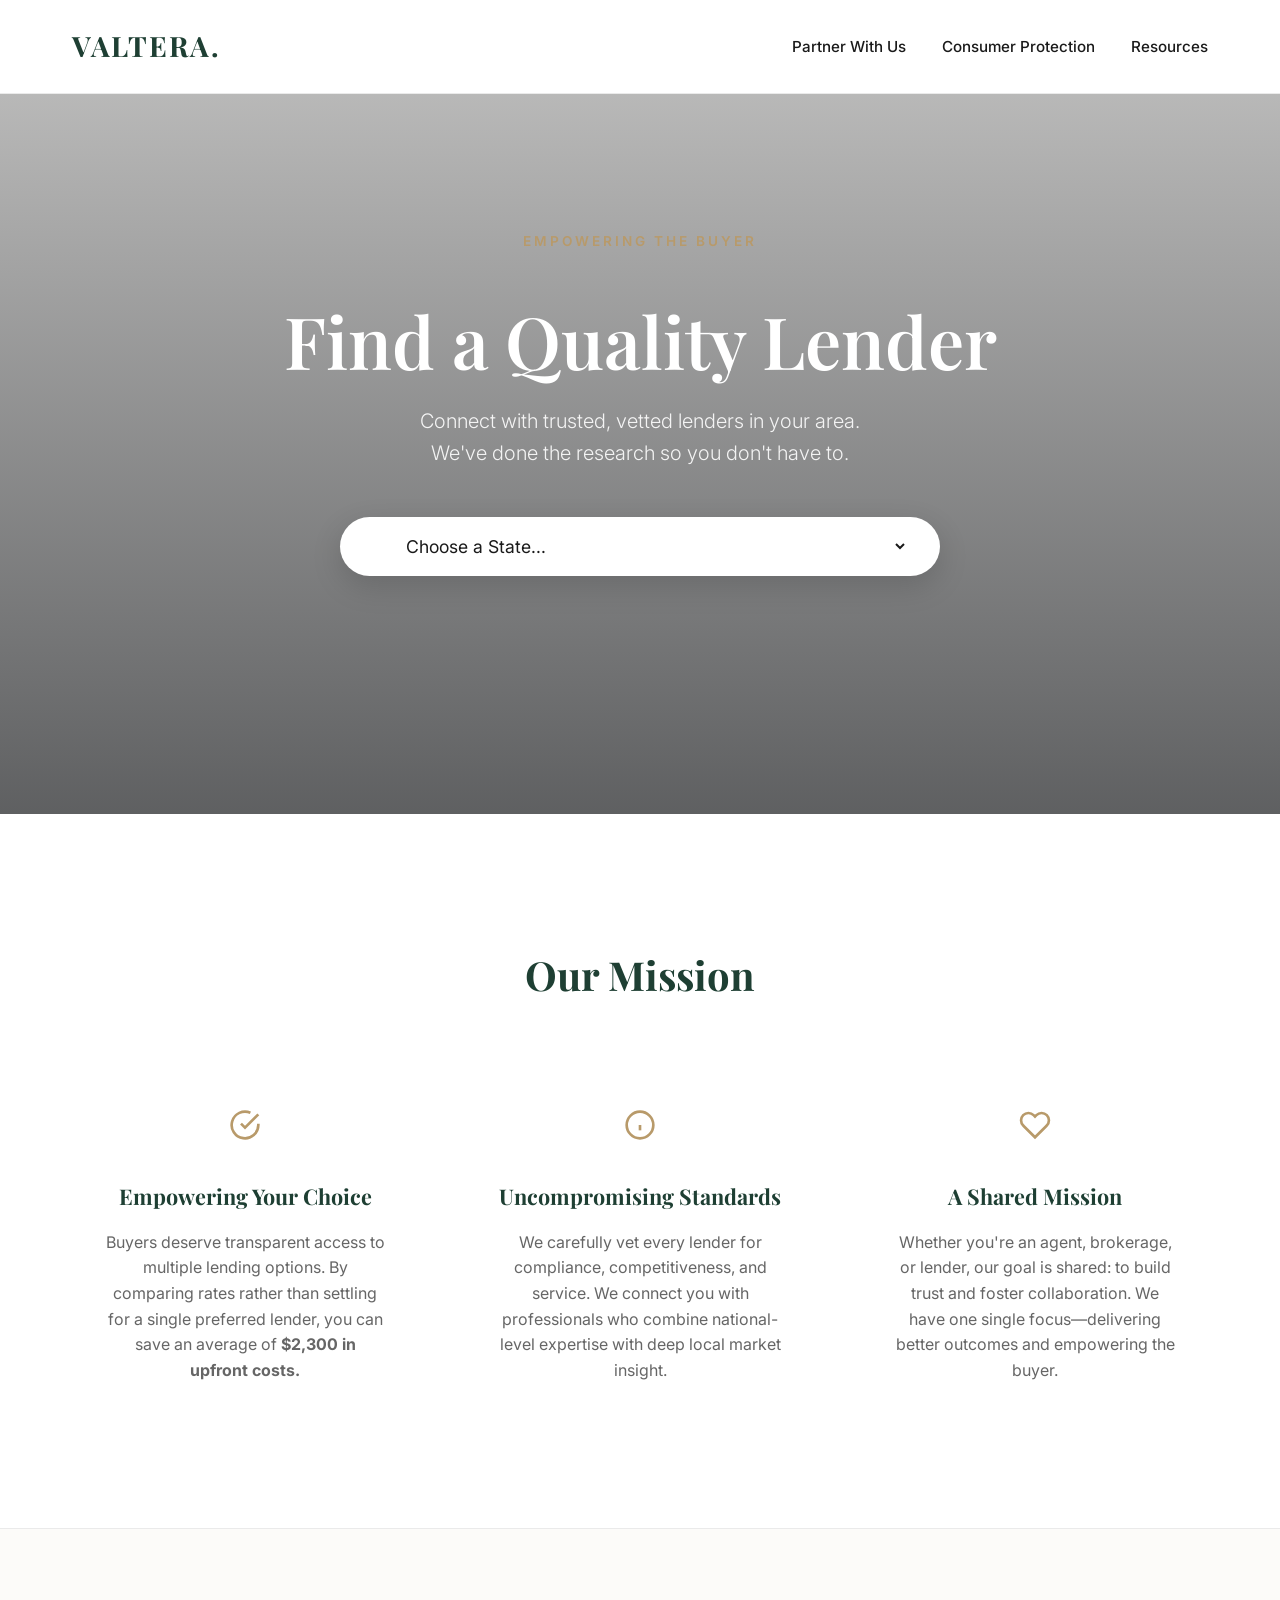
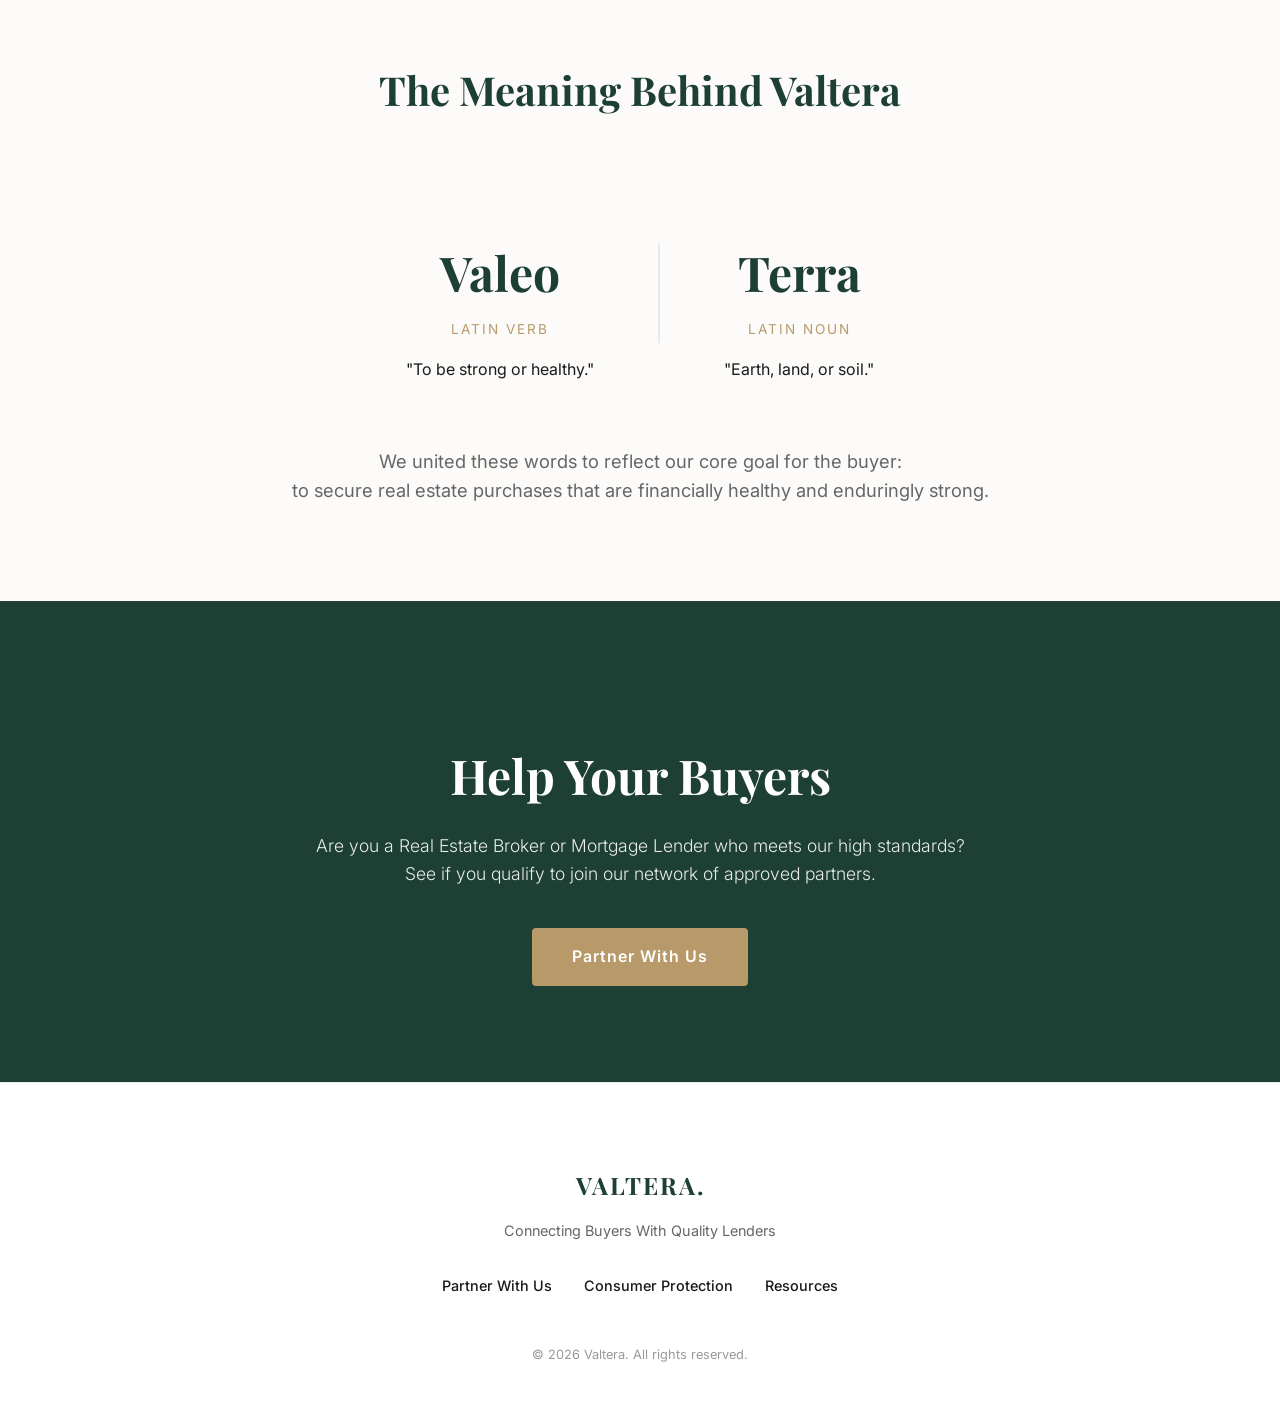
<file: v2.0/index.html>
<!DOCTYPE html>
<html lang="en">
<head>
    <meta charset="UTF-8">
    <meta name="viewport" content="width=device-width, initial-scale=1.0">
    <title>Valtera | Connecting Buyers With Quality Lenders</title>
    
    <link rel="icon" type="image/png" href="V.FavIcon.png">
    <link rel="preconnect" href="https://fonts.googleapis.com">
    <link rel="preconnect" href="https://fonts.gstatic.com" crossorigin>
    <link href="https://fonts.googleapis.com/css2?family=Inter:wght@300;400;500;600&family=Playfair+Display:ital,wght@0,400;0,600;0,700;1,400&display=swap" rel="stylesheet">
    <link rel="stylesheet" href="v2.css">
</head>
<body>

    <nav class="valtera-nav">
        <div class="nav-container">
            <a href="index.html" class="nav-logo">VALTERA.</a>
            <div class="nav-links">
                <a href="partner.html">Partner With Us</a>
                <a href="consumer-protection.html">Consumer Protection</a>
                <a href="resources.html">Resources</a>
            </div>
        </div>
    </nav>

    <header class="hero-section">
        <div class="hero-image-overlay"></div>
        <div class="hero-content">
            <span class="hero-kicker">Empowering the Buyer</span>
            <h1 class="hero-title">Find a Quality Lender</h1>
            <p class="hero-subtitle">Connect with trusted, vetted lenders in your area.<br>We've done the research so you don't have to.</p>
            
            <div class="search-shell">
                <div class="search-input-group">
                    <span class="search-icon">
                        <svg width="20" height="20" viewBox="0 0 24 24" fill="none" stroke="currentColor" stroke-width="2"><path d="M21 10c0 7-9 13-9 13s-9-6-9-13a9 9 0 0 1 18 0z"></path><circle cx="12" cy="10" r="3"></circle></svg>
                    </span>
                    <select class="premium-dropdown" id="stateDropdown">
                        <option value="" disabled selected>Choose a State...</option>
                        <option value="AL">Alabama</option><option value="AK">Alaska</option><option value="AZ">Arizona</option><option value="AR">Arkansas</option><option value="CA">California</option><option value="CO">Colorado</option><option value="CT">Connecticut</option><option value="DE">Delaware</option><option value="FL">Florida</option><option value="GA">Georgia</option><option value="HI">Hawaii</option><option value="ID">Idaho</option><option value="IL">Illinois</option><option value="IN">Indiana</option><option value="IA">Iowa</option><option value="KS">Kansas</option><option value="KY">Kentucky</option><option value="LA">Louisiana</option><option value="ME">Maine</option><option value="MD">Maryland</option><option value="MA">Massachusetts</option><option value="MI">Michigan</option><option value="MN">Minnesota</option><option value="MS">Mississippi</option><option value="MO">Missouri</option><option value="MT">Montana</option><option value="NE">Nebraska</option><option value="NV">Nevada</option><option value="NH">New Hampshire</option><option value="NJ">New Jersey</option><option value="NM">New Mexico</option><option value="NY">New York</option><option value="NC">North Carolina</option><option value="ND">North Dakota</option><option value="OH">Ohio</option><option value="OK">Oklahoma</option><option value="OR">Oregon</option><option value="PA">Pennsylvania</option><option value="RI">Rhode Island</option><option value="SC">South Carolina</option><option value="SD">South Dakota</option><option value="TN">Tennessee</option><option value="TX">Texas</option><option value="UT">Utah</option><option value="VT">Vermont</option><option value="VA">Virginia</option><option value="WA">Washington</option><option value="WV">West Virginia</option><option value="WI">Wisconsin</option><option value="WY">Wyoming</option>
                    </select>
                </div>
            </div>
        </div>
    </header>

    <section class="lender-results-section bg-ivory">
        <div class="container">
            
            <div class="view-toggle-container" id="viewToggle" style="display: none;">
                <button class="view-btn active" id="btnGrid" title="Grid View">
                    <svg width="20" height="20" viewBox="0 0 24 24" fill="none" stroke="currentColor" stroke-width="2"><rect x="3" y="3" width="7" height="7"></rect><rect x="14" y="3" width="7" height="7"></rect><rect x="14" y="14" width="7" height="7"></rect><rect x="3" y="14" width="7" height="7"></rect></svg>
                </button>
                <button class="view-btn" id="btnList" title="List View">
                    <svg width="20" height="20" viewBox="0 0 24 24" fill="none" stroke="currentColor" stroke-width="2"><line x1="8" y1="6" x2="21" y2="6"></line><line x1="8" y1="12" x2="21" y2="12"></line><line x1="8" y1="18" x2="21" y2="18"></line><line x1="3" y1="6" x2="3.01" y2="6"></line><line x1="3" y1="12" x2="3.01" y2="12"></line><line x1="3" y1="18" x2="3.01" y2="18"></line></svg>
                </button>
            </div>

            <div class="lender-grid" id="lenderGrid"></div>

            <div id="comingSoonMsg" class="coming-soon-box" style="display: none;">
                <div class="coming-soon-icon">
                    <svg width="40" height="40" viewBox="0 0 24 24" fill="none" stroke="currentColor" stroke-width="2"><path d="M21 10c0 7-9 13-9 13s-9-6-9-13a9 9 0 0 1 18 0z"></path><circle cx="12" cy="10" r="3"></circle></svg>
                </div>
                <h3>Coming Soon to Your Area!</h3>
                <p>We're not in this state just yet — but we're on our way!<br>Our team is working to bring Valtera's services to your area soon.</p>
            </div>
        </div>
    </section>

    <section class="mission-section">
        <div class="container">
            <h2 class="section-title text-center">Our Mission</h2>
            <div class="mission-grid">
                
                <div class="mission-card">
                    <div class="mission-icon">
                        <svg width="32" height="32" viewBox="0 0 24 24" fill="none" stroke="currentColor" stroke-width="2"><path d="M22 11.08V12a10 10 0 1 1-5.93-9.14"></path><polyline points="22 4 12 14.01 9 11.01"></polyline></svg>
                    </div>
                    <h3>Empowering Your Choice</h3>
                    <p>Buyers deserve transparent access to multiple lending options. By comparing rates rather than settling for a single preferred lender, you can save an average of <strong>$2,300 in upfront costs.</strong></p>
                </div>

                <div class="mission-card">
                    <div class="mission-icon">
                        <svg width="32" height="32" viewBox="0 0 24 24" fill="none" stroke="currentColor" stroke-width="2"><circle cx="12" cy="12" r="10"></circle><line x1="12" y1="16" x2="12" y2="12"></line><line x1="12" y1="8" x2="12.01" y2="8"></line></svg>
                    </div>
                    <h3>Uncompromising Standards</h3>
                    <p>We carefully vet every lender for compliance, competitiveness, and service. We connect you with professionals who combine national-level expertise with deep local market insight.</p>
                </div>

                <div class="mission-card">
                    <div class="mission-icon">
                        <svg width="32" height="32" viewBox="0 0 24 24" fill="none" stroke="currentColor" stroke-width="2"><path d="M20.84 4.61a5.5 5.5 0 0 0-7.78 0L12 5.67l-1.06-1.06a5.5 5.5 0 0 0-7.78 7.78l1.06 1.06L12 21.23l7.78-7.78 1.06-1.06a5.5 5.5 0 0 0 0-7.78z"></path></svg>
                    </div>
                    <h3>A Shared Mission</h3>
                    <p>Whether you're an agent, brokerage, or lender, our goal is shared: to build trust and foster collaboration. We have one single focus—delivering better outcomes and empowering the buyer.</p>
                </div>

            </div>
        </div>
    </section>

    <section class="etymology-section">
        <div class="container">
            <h2 class="section-title text-center">The Meaning Behind Valtera</h2>
            <div class="etymology-grid">
                <div class="word-card">
                    <h3 class="latin-word">Valeo</h3>
                    <span class="word-type">Latin Verb</span>
                    <p>"To be strong or healthy."</p>
                </div>
                <div class="word-divider"></div>
                <div class="word-card">
                    <h3 class="latin-word">Terra</h3>
                    <span class="word-type">Latin Noun</span>
                    <p>"Earth, land, or soil."</p>
                </div>
            </div>
            <p class="etymology-conclusion text-center">
                We united these words to reflect our core goal for the buyer:<br>to secure real estate purchases that are financially healthy and enduringly strong.
            </p>
        </div>
    </section>

    <section class="partner-cta">
        <div class="container text-center">
            <h2 class="cta-title">Help Your Buyers</h2>
            <p class="cta-subtitle">Are you a Real Estate Broker or Mortgage Lender who meets our high standards?<br>See if you qualify to join our network of approved partners.</p>
            <a href="partner.html" class="btn-accent">Partner With Us</a>
        </div>
    </section>

    <footer class="premium-footer">
        <div class="container text-center">
            <a href="index.html" style="text-decoration: none;"><h2 class="footer-logo">VALTERA.</h2></a>
            <p class="footer-tagline">Connecting Buyers With Quality Lenders</p>
            <div class="footer-links">
                <a href="partner.html">Partner With Us</a>
                <a href="consumer-protection.html">Consumer Protection</a>
                <a href="resources.html">Resources</a>
            </div>
            <p class="footer-copyright">© 2026 Valtera. All rights reserved.</p>
        </div>
    </footer>

    <div id="officerModal" class="modal-overlay">
        <div class="modal-container">
            <button class="close-modal">&times;</button>
            <div class="modal-header"></div>
            <h4 class="modal-subtitle">Loan Officers</h4>
            <div id="modalOfficersContainer"></div>
        </div>
    </div>

    <script>
        document.addEventListener('DOMContentLoaded', function() {
            const stateDropdown = document.getElementById('stateDropdown');
            const lenderSection = document.querySelector('.lender-results-section');
            const lenderGrid = document.getElementById('lenderGrid');
            const comingSoonMsg = document.getElementById('comingSoonMsg');
            const viewToggle = document.getElementById('viewToggle');
            const btnGrid = document.getElementById('btnGrid');
            const btnList = document.getElementById('btnList');
            const modalOverlay = document.getElementById('officerModal');
            const modalContainer = document.querySelector('.modal-container');
            const closeModalBtn = document.querySelector('.close-modal');

            const lenderData = {
                "UT": [
                    {
                        name: "Momentum Loans", logo: "MomentumLoans.svg", rating: "5.00", website: "https://www.momentumloans.com/",
                        lenderNmls: "NMLS #1606597",
                        details: "Conforming High-Balance Loan, Jumbo Loan, USDA Loan, VA Loan, FHA Loan, Conventional Loan—With MI, Conventional Loan—No MI, Non—Traditional Loan",
                        officers: [
                            { name: "Lance Miller", nmls: "NMLS #186222", photo: "LanceMiller2.jpg", bio: "A 25+ year veteran of the mortgage industry, Lance has held virtually every job in the industry. From loan processor to underwriter, servicing manager, legal counsel, and now president, Lance's various jobs have enabled him to learn every part of the process. However, he still loves to originate and work directly with borrowers.", phone: "(801) 921-5696", email: "lmiller@momentumloans.com", profileUrl: "https://www.momentumloans.com/loan_officer/lance-miller/" },
                            { name: "Sarah Jenkins", nmls: "NMLS #654321", photo: null, bio: "Expert in jumbo loans and refinancing with a passion for client education.", phone: "(801) 555-1234", email: "sarah.j@momentumloans.com", profileUrl: null }
                        ]
                    },
                    {
                        name: "Wasatch Peak Funding", logo: null, rating: "5.00", website: null,
                        lenderNmls: "NMLS #112233",
                        details: "Conventional, Jumbo, Investment Properties",
                        officers: [
                            { name: "Michael Vance", nmls: "NMLS #334455", photo: null, bio: "Specializes in investment properties and secondary homes.", phone: "(801) 555-4321", email: "mvance@wasatchpeak.com", profileUrl: null },
                            { name: "Jane Doe", nmls: "NMLS #556677", photo: null, bio: "Dedicated to helping families secure lasting financial health.", phone: "(801) 555-9988", email: "jdoe@wasatchpeak.com", profileUrl: null }
                        ]
                    },
                    {
                        name: "Salt Lake Mortgage Group", logo: null, rating: "5.00", website: null,
                        lenderNmls: "NMLS #445566",
                        details: "First-Time Buyer, FHA, VA",
                        officers: [
                            { name: "Emily Rostova", nmls: "NMLS #778899", photo: null, bio: "FHA loan specialist dedicated to guiding first-time home buyers.", phone: "(801) 555-6789", email: "emily@slcmg.com", profileUrl: null },
                            { name: "John Smith", nmls: "NMLS #990011", photo: null, bio: "Veteran lending expert assisting with complex loan structures.", phone: "(801) 555-2233", email: "jsmith@slcmg.com", profileUrl: null }
                        ]
                    },
                    {
                        name: "Zion Lending", logo: null, rating: "5.00", website: null,
                        lenderNmls: "NMLS #778899",
                        details: "Rural Housing (USDA), Conventional",
                        officers: [
                            { name: "Mark Davis", nmls: "NMLS #223344", photo: null, bio: "USDA loan expert focused on rural development in Utah.", phone: "(435) 555-9876", email: "mdavis@zionlending.com", profileUrl: null },
                            { name: "Sarah Connor", nmls: "NMLS #445566", photo: null, bio: "Conventional lending pro with 10 years of market experience.", phone: "(435) 555-1122", email: "sconnor@zionlending.com", profileUrl: null }
                        ]
                    },
                    {
                        name: "Alpine Home Loans", logo: null, rating: "5.00", website: null,
                        lenderNmls: "NMLS #998877",
                        details: "VA Loans, Conventional, Refinance",
                        officers: [
                            { name: "Jessica Alba", nmls: "NMLS #667788", photo: null, bio: "Veterans affairs specialist and refinancing expert.", phone: "(801) 555-3456", email: "jalba@alpinehome.com", profileUrl: null },
                            { name: "Chris Evans", nmls: "NMLS #889900", photo: null, bio: "Focused on securing the absolute lowest rates for refinancing.", phone: "(801) 555-7788", email: "cevans@alpinehome.com", profileUrl: null }
                        ]
                    }
                ],
                "AR": [
                    {
                        name: "First Colony Mortgage", logo: "FirstColony.png", rating: "5.00", website: "https://firstcolonymortgage.com/",
                        lenderNmls: "UT Lic# 5492455 | AZ Lic# BK-0928118 | NMLS #3112",
                        details: "FHA, Conventional, Rural Housing (RDA), VA Loan, Utah Housing, Reverse Mortgage",
                        officers: [
                            { name: "Stephanie Bevard", nmls: "NMLS #20250 | AZ LO-1026616", photo: "StephanieBevardBioMarch2026.jpg", bio: "Stephanie Bevard is a trusted mortgage loan officer with over 35 years of experience helping clients achieve their homeownership goals. Since writing her first loan in 1989, she has worked full-time in the mortgage industry, guiding borrowers with clarity, care, and expertise. Stephanie is known for her responsiveness, problem-solving mindset, and commitment to seeing every loan through to closing. Her guiding principle is simple: If you are working, I am working. She works relentlessly so you can move forward with confidence.", phone: "(801) 361-7433", email: "stephanie@firstcolonymortgage.com", profileUrl: "https://firstcolonymortgage.com/loan-officer/stephanie-bevard/" },
                            { name: "David Chen", nmls: "NMLS #112233", photo: null, bio: "Dedicated to helping families find their dream homes with tailored financial strategies.", phone: "(501) 555-9876", email: "david.c@firstcolonymortgage.com", profileUrl: null }
                        ]
                    },
                    {
                        name: "Ozark Lending Co.", logo: null, rating: "5.00", website: null,
                        lenderNmls: "NMLS #665544",
                        details: "FHA, VA, Conventional",
                        officers: [
                            { name: "Robert Black", nmls: "NMLS #123123", photo: null, bio: "Conventional loan pro specializing in the Northwest Arkansas region.", phone: "(501) 555-2222", email: "rblack@ozarklending.com", profileUrl: null },
                            { name: "Mary White", nmls: "NMLS #321321", photo: null, bio: "FHA specialist focused on making homebuying easy.", phone: "(501) 555-3344", email: "mwhite@ozarklending.com", profileUrl: null }
                        ]
                    },
                    {
                        name: "Razorback Mortgage", logo: null, rating: "5.00", website: null,
                        lenderNmls: "NMLS #332211",
                        details: "USDA, FHA, Reverse Mortgage",
                        officers: [
                            { name: "Alice Green", nmls: "NMLS #456456", photo: null, bio: "Reverse mortgage specialist assisting seniors with tailored solutions.", phone: "(501) 555-3333", email: "agreen@razorbackmtg.com", profileUrl: null },
                            { name: "Tom Brown", nmls: "NMLS #654654", photo: null, bio: "Helping rural buyers navigate the USDA lending process.", phone: "(501) 555-5566", email: "tbrown@razorbackmtg.com", profileUrl: null }
                        ]
                    },
                    {
                        name: "Southern Trust Loans", logo: null, rating: "5.00", website: null,
                        lenderNmls: "NMLS #554433",
                        details: "Jumbo, Conventional, First-Time Buyer",
                        officers: [
                            { name: "Tom White", nmls: "NMLS #789789", photo: null, bio: "Jumbo loan expert for luxury and expansive property purchases.", phone: "(501) 555-4444", email: "twhite@southerntrust.com", profileUrl: null },
                            { name: "Anna Black", nmls: "NMLS #987987", photo: null, bio: "Assisting first-time buyers with grants and downpayment programs.", phone: "(501) 555-7788", email: "ablack@southerntrust.com", profileUrl: null }
                        ]
                    },
                    {
                        name: "Arkansas Home Funding", logo: null, rating: "5.00", website: null,
                        lenderNmls: "NMLS #776655",
                        details: "Refinancing, Conventional",
                        officers: [
                            { name: "Linda Gray", nmls: "NMLS #111222", photo: null, bio: "Refinancing specialist focused on dropping your monthly rates.", phone: "(501) 555-5555", email: "lgray@arhomefunding.com", profileUrl: null },
                            { name: "James Blue", nmls: "NMLS #333444", photo: null, bio: "Conventional lending pro with decades of Arkansas experience.", phone: "(501) 555-9900", email: "jblue@arhomefunding.com", profileUrl: null }
                        ]
                    }
                ]
            };

            function checkOverflows(container) {
                setTimeout(() => {
                    container.querySelectorAll('.expandable-wrapper').forEach(wrapper => {
                        const textEl = wrapper.querySelector('.expandable-text');
                        if (textEl && textEl.scrollHeight > textEl.clientHeight + 2) { 
                            wrapper.classList.add('has-overflow');
                            if (!wrapper.dataset.listenerAttached) {
                                wrapper.addEventListener('click', function() {
                                    wrapper.classList.toggle('expanded');
                                });
                                wrapper.dataset.listenerAttached = 'true';
                            }
                        }
                    });
                }, 50); 
            }

            function renderGrid(state) {
                lenderGrid.innerHTML = '';
                lenderData[state].forEach((lender, index) => {
                    const logoInner = lender.logo 
                        ? `<img src="${lender.logo}" alt="${lender.name}" style="max-height: 45px; margin-bottom: 10px; width: auto;">` 
                        : `<h3 class="lender-name">${lender.name}</h3>`;
                    
                    const logoHtml = lender.website 
                        ? `<a href="${lender.website}" target="_blank" style="text-decoration: none; color: inherit;">${logoInner}</a>` 
                        : logoInner;

                    const card = document.createElement('div');
                    card.className = 'premium-card';
                    card.innerHTML = `
                        <div class="lender-header">
                            ${logoHtml}
                            <div class="premium-rating">★★★★★ <span class="rating-number">${lender.rating}</span></div>
                        </div>
                        <div class="expandable-wrapper" title="Click to read more">
                            <div class="expandable-text">${lender.details}</div>
                            <div class="expandable-toggle-btn">
                                <svg width="16" height="16" viewBox="0 0 24 24" fill="none" stroke="currentColor" stroke-width="2"><polyline points="6 9 12 15 18 9"></polyline></svg>
                            </div>
                        </div>
                        <button class="btn-outline-primary" data-state="${state}" data-index="${index}">View Loan Officers</button>
                    `;
                    lenderGrid.appendChild(card);
                });

                document.querySelectorAll('.btn-outline-primary').forEach(button => {
                    button.addEventListener('click', function() {
                        const st = this.getAttribute('data-state');
                        const idx = this.getAttribute('data-index');
                        openModal(lenderData[st][idx]);
                    });
                });

                checkOverflows(lenderGrid);
            }

            function openModal(lender) {
                const modalHeader = document.querySelector('.modal-header');
                const logoInner = lender.logo 
                    ? `<img src="${lender.logo}" alt="${lender.name}" style="max-height: 40px; margin-bottom: 10px; width: auto;">` 
                    : `<h3 class="modal-lender-name" style="margin-bottom: 10px;">${lender.name}</h3>`;
                
                const logoHtml = lender.website 
                    ? `<a href="${lender.website}" target="_blank" style="text-decoration: none; color: inherit;">${logoInner}</a>` 
                    : logoInner;

                modalHeader.innerHTML = `
                    ${logoHtml}
                    <div class="premium-rating">★★★★★ <span class="rating-number">${lender.rating}</span></div>
                `;

                const officersContainer = document.getElementById('modalOfficersContainer');
                officersContainer.innerHTML = '';

                lender.officers.forEach((officer, index) => {
                    const avatarImg = officer.photo 
                        ? `<img src="${officer.photo}" alt="${officer.name}" class="officer-avatar" style="object-fit: cover;">` 
                        : `<div class="officer-avatar" style="display:flex; align-items:center; justify-content:center; background:#EAEAEA; font-size:1.5rem; font-family:var(--font-serif); color:var(--primary-color);">${officer.name.charAt(0)}</div>`;

                    const avatarHtml = officer.profileUrl 
                        ? `<a href="${officer.profileUrl}" target="_blank" style="text-decoration:none;">${avatarImg}</a>` 
                        : avatarImg;

                    const nameHtml = officer.profileUrl 
                        ? `<a href="${officer.profileUrl}" target="_blank" style="text-decoration:none; color:inherit;"><h5 class="officer-name" style="margin-bottom:0.2rem;">${officer.name}</h5></a>` 
                        : `<h5 class="officer-name" style="margin-bottom:0.2rem;">${officer.name}</h5>`;

                    const nmlsHtml = `<p style="font-size: 0.85rem; color: var(--text-muted); margin-bottom: 0.8rem; font-weight: 500; letter-spacing: 0.5px;">${officer.nmls}</p>`;

                    const isLast = index === lender.officers.length - 1;
                    const borderStyle = isLast ? 'border-bottom: none; margin-bottom: 0; padding-bottom: 0;' : 'border-bottom: 1px solid #EAEAEA; margin-bottom: 2.5rem; padding-bottom: 2.5rem;';

                    officersContainer.innerHTML += `
                        <div class="officer-profile" style="${borderStyle}">
                            ${avatarHtml}
                            <div class="officer-info" style="width: 100%;">
                                ${nameHtml}
                                ${nmlsHtml}
                                
                                <div class="expandable-wrapper" title="Click to read more" style="margin-bottom: 1.5rem;">
                                    <div class="expandable-text">${officer.bio}</div>
                                    <div class="expandable-toggle-btn">
                                        <svg width="16" height="16" viewBox="0 0 24 24" fill="none" stroke="currentColor" stroke-width="2"><polyline points="6 9 12 15 18 9"></polyline></svg>
                                    </div>
                                </div>

                                <div class="officer-contact">
                                    <a href="tel:${officer.phone.replace(/\D/g,'')}">${officer.phone}</a>
                                    <a href="mailto:${officer.email}">${officer.email}</a>
                                </div>
                            </div>
                        </div>
                    `;
                });

                officersContainer.innerHTML += `
                    <div style="display: flex; justify-content: flex-end; align-items: center; gap: 15px; margin-top: 1rem; padding-top: 1.5rem; border-top: 1px solid #EAEAEA;">
                        <span style="font-size: 0.85rem; color: var(--text-muted); font-weight: 500;">${lender.lenderNmls}</span>
                        <img src="EqualHousingO-BlackLogo.png" alt="Equal Housing Opportunity" style="height: 35px; width: auto; opacity: 0.8;">
                    </div>
                `;

                modalOverlay.classList.add('active');
                document.body.style.overflow = 'hidden';

                setTimeout(() => {
                    modalContainer.scrollTop = 0;
                    checkOverflows(modalContainer);
                }, 10);
            }

            stateDropdown.addEventListener('change', function() {
                const selectedState = this.value;
                lenderSection.style.display = 'block'; 
                
                if (lenderData[selectedState]) {
                    renderGrid(selectedState);
                    lenderGrid.style.display = 'grid';
                    comingSoonMsg.style.display = 'none';
                    viewToggle.style.display = 'flex'; 
                } else {
                    lenderGrid.style.display = 'none';
                    comingSoonMsg.style.display = 'block';
                    viewToggle.style.display = 'none'; 
                }
                
                setTimeout(() => {
                    lenderSection.scrollIntoView({ behavior: 'smooth', block: 'start' });
                }, 100);
            });

            btnGrid.addEventListener('click', function() {
                lenderGrid.classList.remove('list-layout');
                btnGrid.classList.add('active');
                btnList.classList.remove('active');
            });

            btnList.addEventListener('click', function() {
                lenderGrid.classList.add('list-layout');
                btnList.classList.add('active');
                btnGrid.classList.remove('active');
            });

            closeModalBtn.addEventListener('click', function() {
                modalOverlay.classList.remove('active');
                document.body.style.overflow = 'auto'; 
            });

            modalOverlay.addEventListener('click', function(event) {
                if (event.target === modalOverlay) {
                    modalOverlay.classList.remove('active');
                    document.body.style.overflow = 'auto';
                }
            });
        });
    </script>
</body>
</html>
</file>
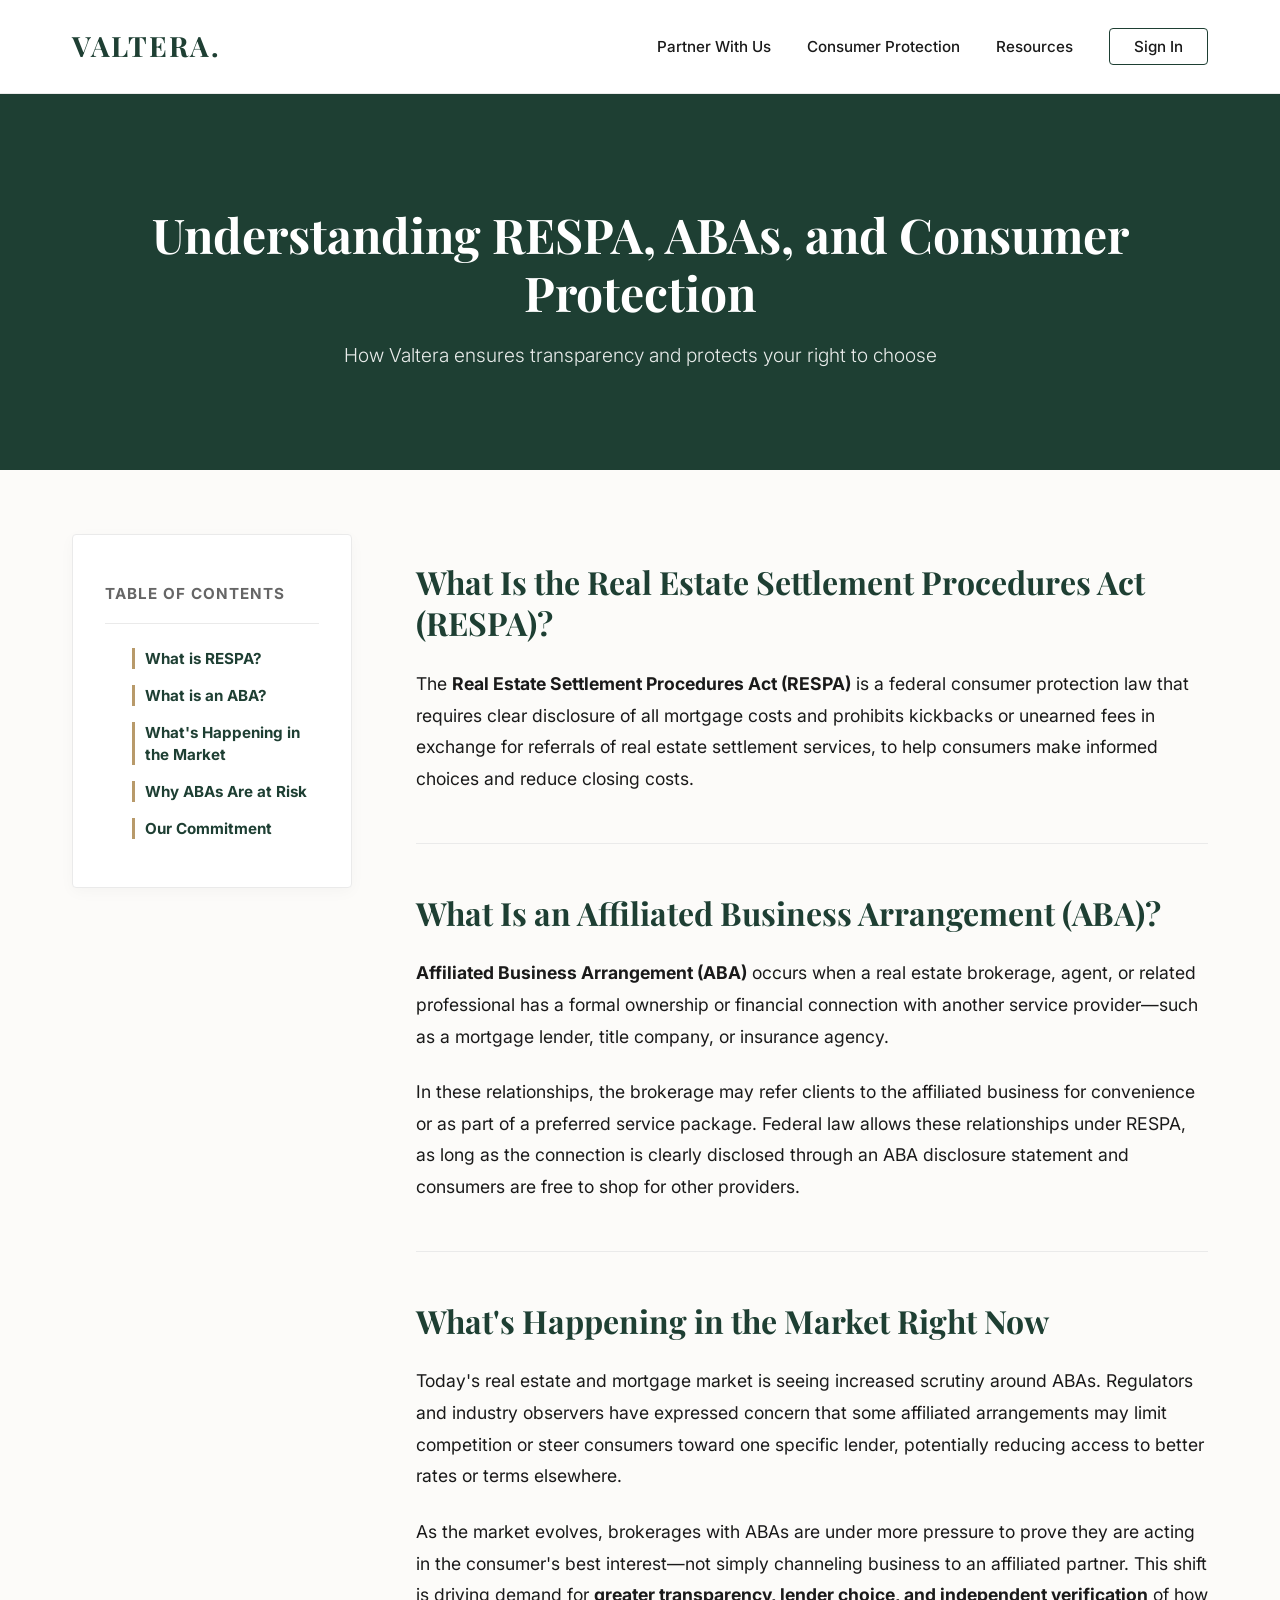
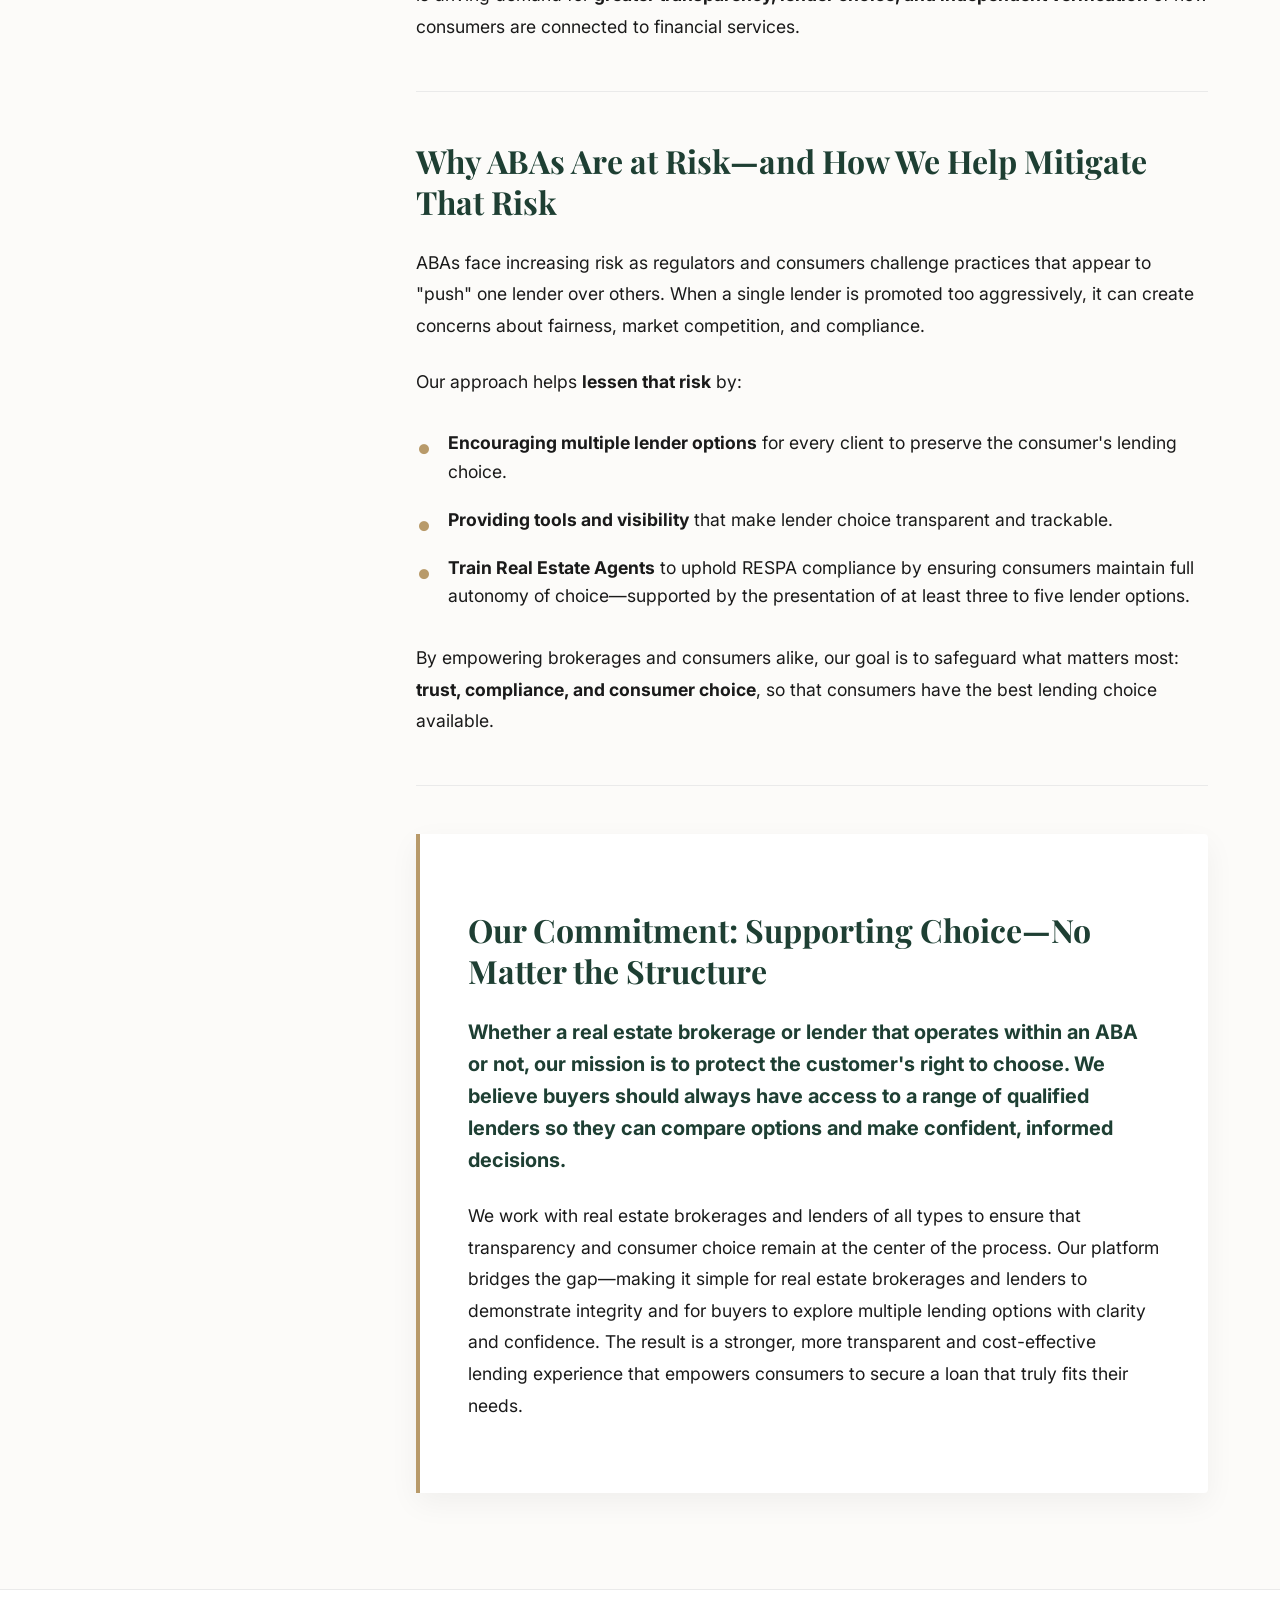
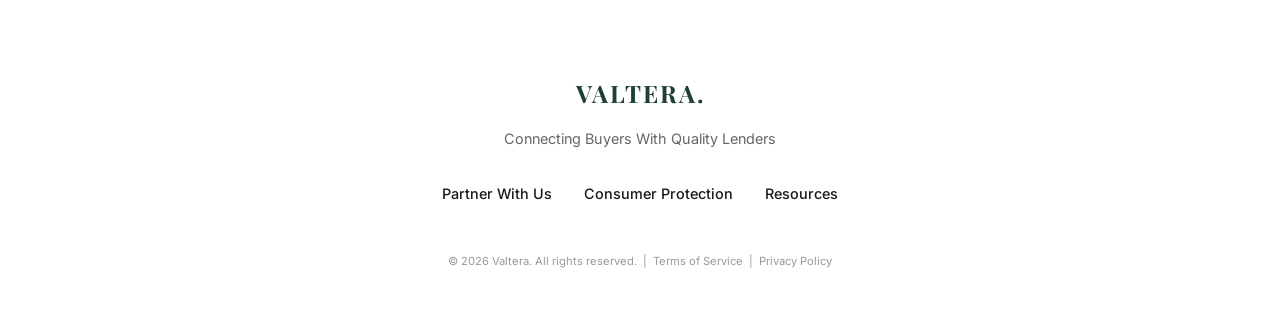
<file: consumer-protection.html>
<!DOCTYPE html>
<html lang="en">
<head>
    <meta charset="UTF-8">
    <meta name="viewport" content="width=device-width, initial-scale=1.0">
    <title>Consumer Protection | VALTERA.</title>
    <!-- Open Graph / Facebook / LinkedIn / iMessage -->
    <meta property="og:type" content="website">
    <meta property="og:url" content="https://valteraco.com/">
    <meta property="og:title" content="Valtera | Connecting Buyers With Quality Lenders">
    <meta property="og:description" content="Connect with trusted, vetted lenders in your area. We've done the research so you don't have to.">
    <meta property="og:image" content="https://valteraco.com/VALTERA/Valtera-Link-Preview.png">

    <!-- Twitter -->
    <meta property="twitter:card" content="summary_large_image">
    <meta property="twitter:url" content="https://valteraco.com/">
    <meta property="twitter:title" content="Valtera | Connecting Buyers With Quality Lenders">
    <meta property="twitter:description" content="Connect with trusted, vetted lenders in your area. We've done the research so you don't have to.">
    <meta property="twitter:image" content="https://valteraco.com/VALTERA/Valtera-Link-Preview.png">
    <link rel="icon" type="image/png" href="VALTERA/V.FavIcon.png">
    <link rel="preconnect" href="https://fonts.googleapis.com">
    <link rel="preconnect" href="https://fonts.gstatic.com" crossorigin>
    <link href="https://fonts.googleapis.com/css2?family=Inter:wght@300;400;500;600&family=Playfair+Display:ital,wght@0,400;0,600;0,700;1,400&display=swap" rel="stylesheet">
    <link rel="stylesheet" href="v3.css">
</head>
<body>

    <nav class="valtera-nav">
        <div class="nav-container">
            <a href="index.html" class="nav-logo">VALTERA.</a>
            
            <!-- Premium Hamburger Button -->
            <button class="hamburger" id="hamburger" aria-label="Toggle navigation">
                <span class="bar"></span>
                <span class="bar"></span>
                <span class="bar"></span>
            </button>

            <div class="nav-links" id="navLinks">
                <a href="partner.html">Partner With Us</a>
                <a href="consumer-protection.html">Consumer Protection</a>
                <a href="resources.html">Resources</a>
                <a href="https://app.valteraco.com/login" class="btn-outline-primary" style="margin-left: 2rem; padding: 0.5rem 1.5rem; text-decoration: none;">Sign In</a>
            </div>
        </div>
    </nav>

    <header class="page-header text-center">
        <div class="container">
            <h1 class="page-title">Understanding RESPA, ABAs, and Consumer Protection</h1>
            <p class="page-subtitle">How Valtera ensures transparency and protects your right to choose</p>
        </div>
    </header>

    <main class="article-section bg-ivory">
        <div class="container article-grid">
            <aside class="article-sidebar">
                <div class="sidebar-box">
                    <h3 class="sidebar-title">Table of Contents</h3>
                    <ul class="sidebar-nav">
                        <li><a href="#respa">What is RESPA?</a></li>
                        <li><a href="#aba">What is an ABA?</a></li>
                        <li><a href="#market">What's Happening in the Market</a></li>
                        <li><a href="#risk">Why ABAs Are at Risk</a></li>
                        <li><a href="#commitment">Our Commitment</a></li>
                    </ul>
                </div>
            </aside>

            <article class="article-content">
                <section id="respa" class="content-block">
                    <h2>What Is the Real Estate Settlement Procedures Act (RESPA)?</h2>
                    <p>The <strong>Real Estate Settlement Procedures Act (RESPA)</strong> is a federal consumer protection law that requires clear disclosure of all mortgage costs and prohibits kickbacks or unearned fees in exchange for referrals of real estate settlement services, to help consumers make informed choices and reduce closing costs.</p>
                </section>
                <div class="content-divider"></div>
                <section id="aba" class="content-block">
                    <h2>What Is an Affiliated Business Arrangement (ABA)?</h2>
                    <p><strong>Affiliated Business Arrangement (ABA)</strong> occurs when a real estate brokerage, agent, or related professional has a formal ownership or financial connection with another service provider—such as a mortgage lender, title company, or insurance agency.</p>
                    <p>In these relationships, the brokerage may refer clients to the affiliated business for convenience or as part of a preferred service package. Federal law allows these relationships under RESPA, as long as the connection is clearly disclosed through an ABA disclosure statement and consumers are free to shop for other providers.</p>
                </section>
                <div class="content-divider"></div>
                <section id="market" class="content-block">
                    <h2>What's Happening in the Market Right Now</h2>
                    <p>Today's real estate and mortgage market is seeing increased scrutiny around ABAs. Regulators and industry observers have expressed concern that some affiliated arrangements may limit competition or steer consumers toward one specific lender, potentially reducing access to better rates or terms elsewhere.</p>
                    <p>As the market evolves, brokerages with ABAs are under more pressure to prove they are acting in the consumer's best interest—not simply channeling business to an affiliated partner. This shift is driving demand for <strong>greater transparency, lender choice, and independent verification</strong> of how consumers are connected to financial services.</p>
                </section>
                <div class="content-divider"></div>
                <section id="risk" class="content-block">
                    <h2>Why ABAs Are at Risk—and How We Help Mitigate That Risk</h2>
                    <p>ABAs face increasing risk as regulators and consumers challenge practices that appear to "push" one lender over others. When a single lender is promoted too aggressively, it can create concerns about fairness, market competition, and compliance.</p>
                    <p>Our approach helps <strong>lessen that risk</strong> by:</p>
                    <ul class="custom-bullet-list">
                        <li><strong>Encouraging multiple lender options</strong> for every client to preserve the consumer's lending choice.</li>
                        <li><strong>Providing tools and visibility</strong> that make lender choice transparent and trackable.</li>
                        <li><strong>Train Real Estate Agents</strong> to uphold RESPA compliance by ensuring consumers maintain full autonomy of choice—supported by the presentation of at least three to five lender options.</li>
                    </ul>
                    
                    <p style="margin-top: 2rem;">By empowering brokerages and consumers alike, our goal is to safeguard what matters most: <strong>trust, compliance, and consumer choice</strong>, so that consumers have the best lending choice available.</p>
                </section>
                <div class="content-divider"></div>
                <section id="commitment" class="content-block commitment-box">
                    <h2>Our Commitment: Supporting Choice—No Matter the Structure</h2>
                    <p><strong>Whether a real estate brokerage or lender that operates within an ABA or not, our mission is to protect the customer's right to choose. We believe buyers should always have access to a range of qualified lenders so they can compare options and make confident, informed decisions.</strong></p>
                    <p>We work with real estate brokerages and lenders of all types to ensure that transparency and consumer choice remain at the center of the process. Our platform bridges the gap—making it simple for real estate brokerages and lenders to demonstrate integrity and for buyers to explore multiple lending options with clarity and confidence. The result is a stronger, more transparent and cost-effective lending experience that empowers consumers to secure a loan that truly fits their needs.</p>
                </section>
            </article>
        </div>
    </main>

    <footer class="premium-footer">
        <div class="container text-center">
            <a href="index.html" style="text-decoration: none;"><h2 class="footer-logo">VALTERA.</h2></a>
            <p class="footer-tagline">Connecting Buyers With Quality Lenders</p>
            <div class="footer-links">
                <a href="partner.html">Partner With Us</a>
                <a href="consumer-protection.html">Consumer Protection</a>
                <a href="resources.html">Resources</a>
            </div>
            <p class="footer-copyright">
                © 2026 Valtera. All rights reserved. &nbsp;|&nbsp; 
                <a href="terms.html" style="color: inherit; text-decoration: none; transition: color 0.3s ease;" onmouseover="this.style.color='#1A1A1A'" onmouseout="this.style.color='inherit'">Terms of Service</a> 
                &nbsp;|&nbsp; 
                <a href="privacy.html" style="color: inherit; text-decoration: none; transition: color 0.3s ease;" onmouseover="this.style.color='#1A1A1A'" onmouseout="this.style.color='inherit'">Privacy Policy</a>
            </p>
        </div>
    </footer>

    <script>
        document.addEventListener('DOMContentLoaded', function() {
            window.addEventListener('scroll', () => {
                let current = '';
                const sections = document.querySelectorAll('.content-block');
                const navLinks = document.querySelectorAll('.sidebar-nav a');

                sections.forEach(section => {
                    const sectionTop = section.offsetTop;
                    if (pageYOffset >= sectionTop - 150) {
                        current = section.getAttribute('id');
                    }
                });

                navLinks.forEach(link => {
                    link.classList.remove('active');
                    if (link.getAttribute('href').includes(current)) {
                        link.classList.add('active');
                    }
                });
            });
        });
    </script>
    <script>
        // Hamburger Menu Engine & Click Outside to Close
        document.addEventListener('DOMContentLoaded', function() {
            const hamburger = document.getElementById('hamburger');
            const navLinks = document.getElementById('navLinks');

            if(hamburger && navLinks) {
                // Toggle menu
                hamburger.addEventListener('click', function(event) {
                    event.stopPropagation(); // Prevents instant bubbling
                    hamburger.classList.toggle('active');
                    navLinks.classList.toggle('active');
                });

                // Close menu if clicking anywhere outside of it
                document.addEventListener('click', function(event) {
                    if (navLinks.classList.contains('active') && !navLinks.contains(event.target) && !hamburger.contains(event.target)) {
                        hamburger.classList.remove('active');
                        navLinks.classList.remove('active');
                    }
                });
                
                // Keep menu open if clicking inside the links container
                navLinks.addEventListener('click', function(event) {
                    event.stopPropagation();
                });
            }
        });
    </script>
</body>
</html>
</file>
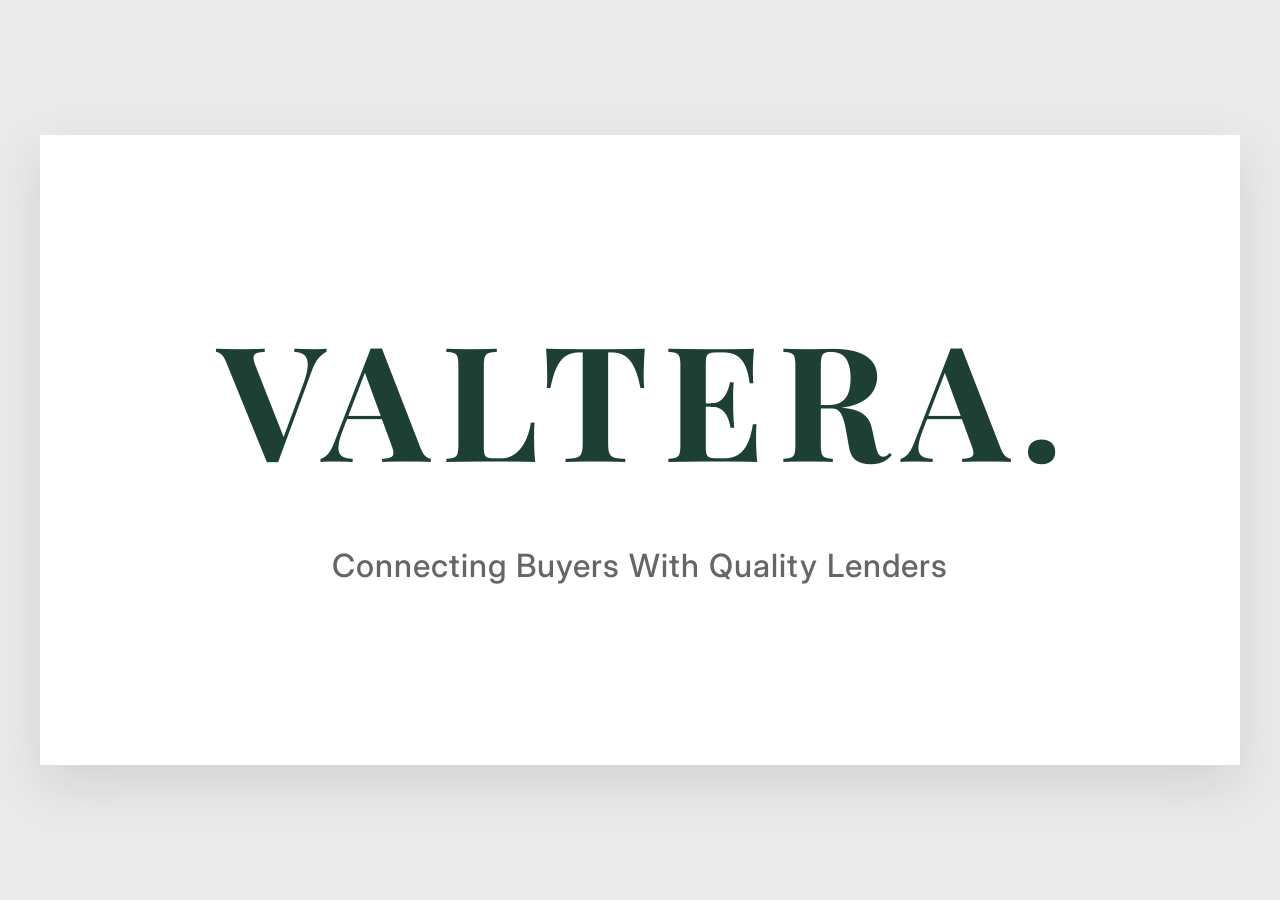
<file: Link-Preview.html>
<!DOCTYPE html>
<html lang="en">
<head>
    <meta charset="UTF-8">
    <meta name="viewport" content="width=device-width, initial-scale=1.0">
    <title>Valtera Link Preview Generator</title>
    
    <!-- Import your brand fonts -->
    <link rel="preconnect" href="https://fonts.googleapis.com">
    <link rel="preconnect" href="https://fonts.gstatic.com" crossorigin>
    <link href="https://fonts.googleapis.com/css2?family=Inter:wght@400;500;600&family=Playfair+Display:wght@700&display=swap" rel="stylesheet">
    
    <style>
        body {
            /* Centers the canvas on your screen so it's easy to screenshot */
            display: flex;
            justify-content: center;
            align-items: center;
            height: 100vh;
            background-color: #EAEAEA;
            margin: 0;
        }

        /* Strict 1200x630 dimensions for Open Graph / Social Media Previews */
        .og-image-canvas {
            width: 1200px;
            height: 630px;
            background-color: #ffffff; /* Pure White */
            display: flex;
            flex-direction: column;
            justify-content: center;
            align-items: center;
            box-shadow: 0 20px 50px rgba(0,0,0,0.1); 
            position: relative;
            overflow: hidden;
        }

        .logo-container {
            display: flex;
            flex-direction: column;
            align-items: center;
            text-align: center;
        }

        .brand-logo {
            font-family: 'Playfair Display', serif;
            font-size: 160px;
            font-weight: 700;
            color: #1E3F33; /* Brand: Deep Forest Green */
            margin: 0;
            line-height: 1;
        }

        /* --- CUSTOM KERNING RULES --- */
        
        /* 1. Tighter gap between V and A */
        .kern-v {
            letter-spacing: -2px; 
        }

        /* 2. Exactly 14px spacing between A-L, L-T, T-E, E-R, and R-A */
        .kern-14 {
            letter-spacing: 14px;
        }

        /* 3. Tighter gap between the final A and the period */
        .kern-a-end {
            letter-spacing: 10px; 
        }

        .brand-subtext {
            font-family: 'Inter', sans-serif;
            font-size: 32px; 
            font-weight: 500;
            color: #666666; /* Brand: Secondary Text (Muted Gray) */
            margin-top: 70px;
            letter-spacing: 1px; 
        }
    </style>
</head>
<body>

    <!-- This box is exactly 1200x630 pixels -->
    <div class="og-image-canvas" id="capture-area">
        <div class="logo-container">
            <!-- The word is broken into spans so we can control the gap after each letter -->
            <h1 class="brand-logo"><span class="kern-v">V</span><span class="kern-14">A</span><span class="kern-14">L</span><span class="kern-14">T</span><span class="kern-14">E</span><span class="kern-14">R</span><span class="kern-a-end">A</span><span>.</span></h1>
            
            <div class="brand-subtext">Connecting Buyers With Quality Lenders</div>
        </div>
    </div>

</body>
</html>
</file>
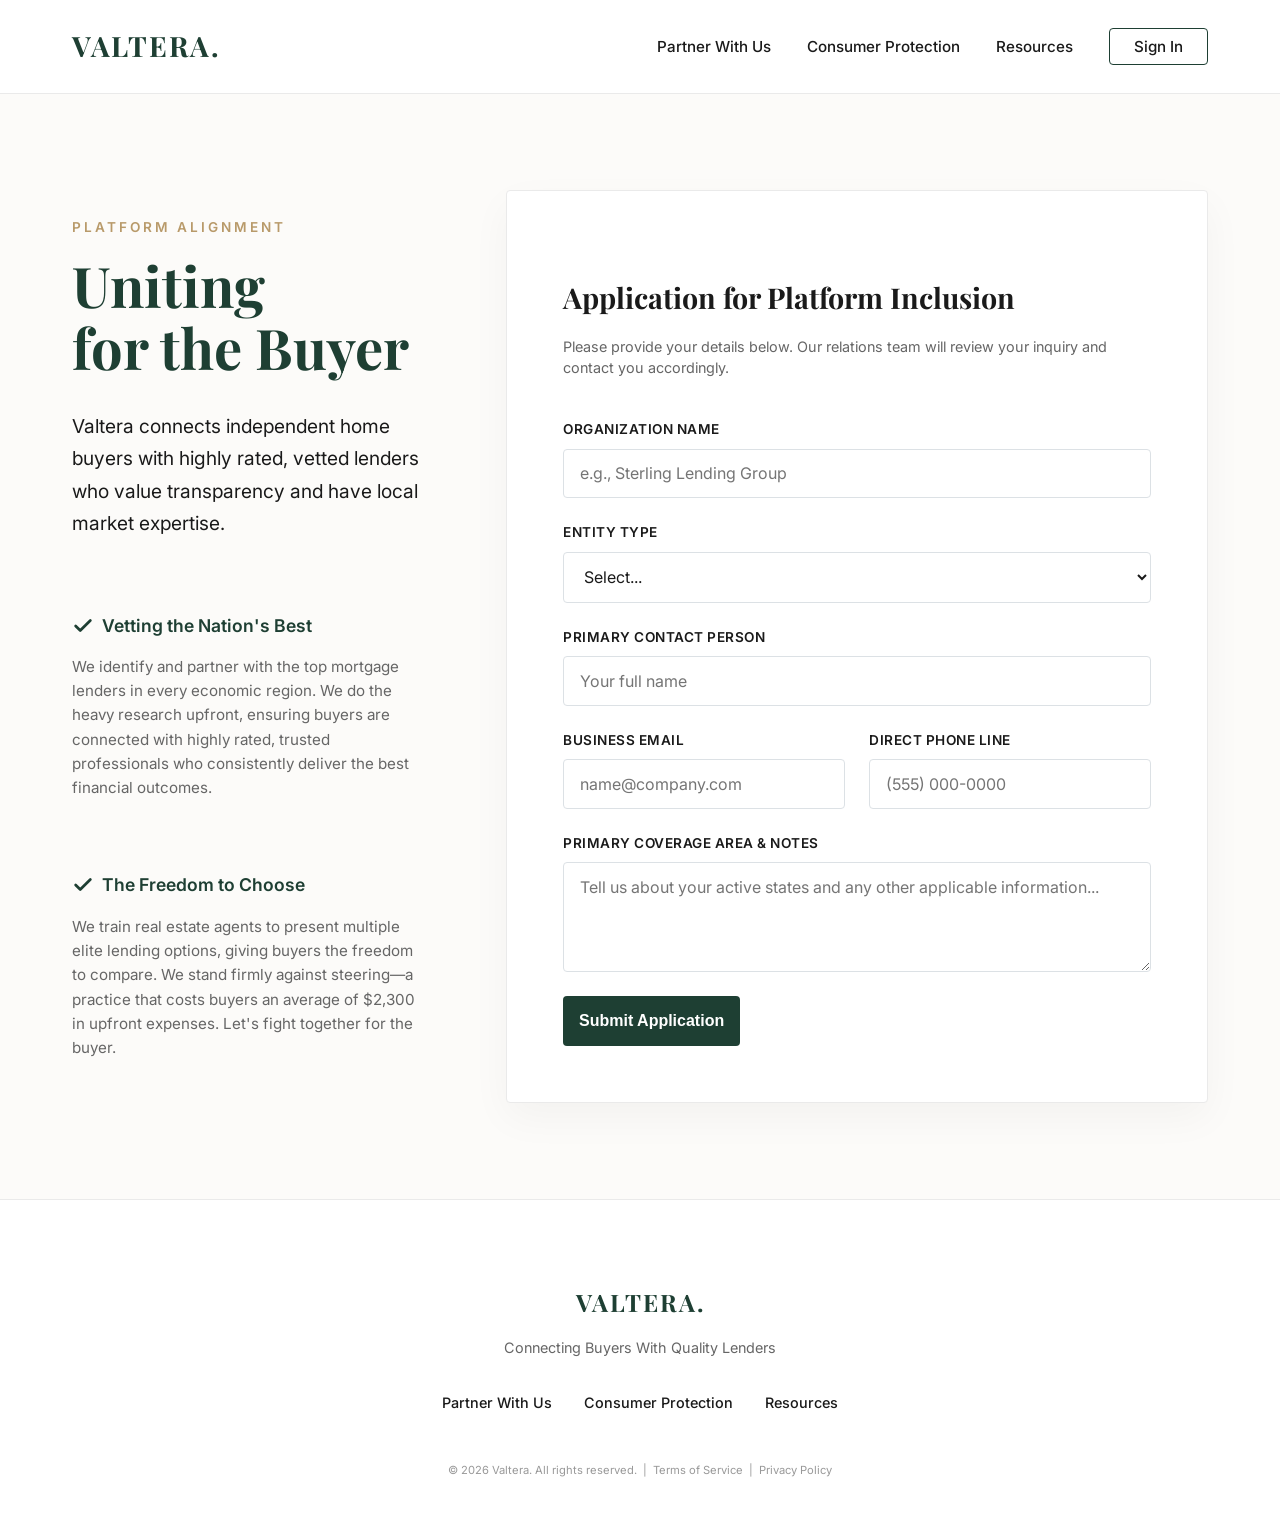
<file: partner.html>
<!DOCTYPE html>
<html lang="en">
<head>
    <meta charset="UTF-8">
    <meta name="viewport" content="width=device-width, initial-scale=1.0">
    <title>Partner With Us | VALTERA.</title>
    <meta property="og:type" content="website">
    <meta property="og:url" content="https://valteraco.com/">
    <meta property="og:title" content="Valtera | Connecting Buyers With Quality Lenders">
    <meta property="og:description" content="Connect with trusted, vetted lenders in your area. We've done the research so you don't have to.">
    <meta property="og:image" content="https://valteraco.com/VALTERA/Valtera-Link-Preview.png">

    <meta property="twitter:card" content="summary_large_image">
    <meta property="twitter:url" content="https://valteraco.com/">
    <meta property="twitter:title" content="Valtera | Connecting Buyers With Quality Lenders">
    <meta property="twitter:description" content="Connect with trusted, vetted lenders in your area. We've done the research so you don't have to.">
    <meta property="twitter:image" content="https://valteraco.com/VALTERA/Valtera-Link-Preview.png">
    <link rel="icon" type="image/png" href="VALTERA/V.FavIcon.png">
    <link rel="preconnect" href="https://fonts.googleapis.com">
    <link rel="preconnect" href="https://fonts.gstatic.com" crossorigin>
    <link href="https://fonts.googleapis.com/css2?family=Inter:wght@300;400;500;600&family=Playfair+Display:ital,wght@0,400;0,600;0,700;1,400&display=swap" rel="stylesheet">
    <link rel="stylesheet" href="v3.css">
</head>
<body>

    <nav class="valtera-nav">
        <div class="nav-container">
            <a href="index.html" class="nav-logo">VALTERA.</a>
            
            <button class="hamburger" id="hamburger" aria-label="Toggle navigation">
                <span class="bar"></span>
                <span class="bar"></span>
                <span class="bar"></span>
            </button>

            <div class="nav-links" id="navLinks">
                <a href="partner.html">Partner With Us</a>
                <a href="consumer-protection.html">Consumer Protection</a>
                <a href="resources.html">Resources</a>
                <a href="https://app.valteraco.com/login" class="btn-outline-primary" style="margin-left: 2rem; padding: 0.5rem 1.5rem; text-decoration: none;">Sign In</a>
            </div>
        </div>
    </nav>

    <main class="partner-section">
        <div class="container partner-grid">
            <div class="partner-info-side">
                <span class="hero-kicker" style="color: var(--accent-color);">Platform Alignment</span>
                <h1 class="partner-headline">Uniting<br>for the Buyer</h1>
                <p class="partner-intro">Valtera connects independent home buyers with highly rated, vetted lenders who value transparency and have local market expertise.</p>
                
                <div class="standards-list">
                    <div class="standard-item">
                        <h4 style="display: flex; align-items: center; gap: 8px;">
                            <svg width="22" height="22" viewBox="0 0 24 24" fill="none" stroke="currentColor" stroke-width="3" stroke-linecap="round" stroke-linejoin="round"><path d="M4 12l5 5L20 6"></path></svg>
                            Vetting the Nation's Best
                        </h4>
                        <p>We identify and partner with the top mortgage lenders in every economic region. We do the heavy research upfront, ensuring buyers are connected with highly rated, trusted professionals who consistently deliver the best financial outcomes.</p>
                    </div>
                    <div class="standard-item">
                        <h4 style="display: flex; align-items: center; gap: 8px;">
                            <svg width="22" height="22" viewBox="0 0 24 24" fill="none" stroke="currentColor" stroke-width="3" stroke-linecap="round" stroke-linejoin="round"><path d="M4 12l5 5L20 6"></path></svg>
                            The Freedom to Choose
                        </h4>
                        <p>We train real estate agents to present multiple elite lending options, giving buyers the freedom to compare. We stand firmly against steering—a practice that costs buyers an average of $2,300 in upfront expenses. Let's fight together for the buyer.</p>
                    </div>
                </div>
            </div>

            <div class="partner-form-side">
                <div class="premium-form-box">
                    <h3>Application for Platform Inclusion</h3>
                    <p class="form-instructions" id="formInstructions">Please provide your details below. Our relations team will review your inquiry and contact you accordingly.</p>
                    
                    <form id="partnerApplicationForm" action="https://formspree.io/f/mjgqpynl" method="POST">
                        <div class="form-group">
                            <label for="compName">Organization Name</label>
                            <input type="text" id="compName" name="organization_name" required placeholder="e.g., Sterling Lending Group">
                        </div>
                        
                        <div class="form-group">
                            <label for="orgType">Entity Type</label>
                            <select id="orgType" name="entity_type" required>
                                <option value="" disabled selected>Select...</option>
                                <option value="lender">Mortgage Lender / Financial Institution</option>
                                <option value="brokerage">Real Estate Brokerage</option>
                                <option value="officer">Individual Loan Officer</option>
                                <option value="agent">Individual Real Estate Agent</option>
                            </select>
                        </div>
                        
                        <div class="form-group">
                            <label for="contactName">Primary Contact Person</label>
                            <input type="text" id="contactName" name="contact_name" required placeholder="Your full name">
                        </div>
                        <div class="form-row">
                            <div class="form-group">
                                <label for="contactEmail">Business Email</label>
                                <input type="email" id="contactEmail" name="email" required placeholder="name@company.com">
                            </div>
                            <div class="form-group">
                                <label for="contactPhone">Direct Phone Line</label>
                                <input type="tel" id="contactPhone" name="phone" required placeholder="(555) 000-0000">
                            </div>
                        </div>
                        <div class="form-group">
                            <label for="message">Primary Coverage Area & Notes</label>
                            <textarea id="message" name="coverage_area_and_notes" rows="4" placeholder="Tell us about your active states and any other applicable information..."></textarea>
                        </div>
                        <button type="submit" id="submitBtn" class="btn-primary w-100" style="padding: 1rem; font-size: 1rem; font-weight: 600;">Submit Application</button>
                    </form>

                    <div id="formSuccessMessage" class="form-success-message" style="display: none;">
                        <svg width="48" height="48" viewBox="0 0 24 24" fill="none" stroke="var(--primary-color)" stroke-width="2" stroke-linecap="round" stroke-linejoin="round" style="margin-bottom: 1rem;"><path d="M22 11.08V12a10 10 0 1 1-5.93-9.14"></path><polyline points="22 4 12 14.01 9 11.01"></polyline></svg>
                        <h4>Application Received</h4>
                        <p style="color: var(--text-muted); margin-bottom: 2rem;">Thank you for your interest in joining the Valtera platform. Our relations team will review your details and reach out shortly.</p>
                    </div>
                    
                </div>
            </div>
        </div>
    </main>

    <footer class="premium-footer">
        <div class="container text-center">
            <a href="index.html" style="text-decoration: none;"><h2 class="footer-logo">VALTERA.</h2></a>
            <p class="footer-tagline">Connecting Buyers With Quality Lenders</p>
            <div class="footer-links">
                <a href="partner.html">Partner With Us</a>
                <a href="consumer-protection.html">Consumer Protection</a>
                <a href="resources.html">Resources</a>
            </div>
            <p class="footer-copyright">
                © 2026 Valtera. All rights reserved. &nbsp;|&nbsp; 
                <a href="terms.html" style="color: inherit; text-decoration: none; transition: color 0.3s ease;" onmouseover="this.style.color='#1A1A1A'" onmouseout="this.style.color='inherit'">Terms of Service</a> 
                &nbsp;|&nbsp; 
                <a href="privacy.html" style="color: inherit; text-decoration: none; transition: color 0.3s ease;" onmouseover="this.style.color='#1A1A1A'" onmouseout="this.style.color='inherit'">Privacy Policy</a>
            </p>
        </div>
    </footer>
    
    <script>
        document.addEventListener('DOMContentLoaded', function() {
            // --- Hamburger Menu Engine ---
            const hamburger = document.getElementById('hamburger');
            const navLinks = document.getElementById('navLinks');

            if(hamburger && navLinks) {
                hamburger.addEventListener('click', function(event) {
                    event.stopPropagation(); 
                    hamburger.classList.toggle('active');
                    navLinks.classList.toggle('active');
                });

                document.addEventListener('click', function(event) {
                    if (navLinks.classList.contains('active') && !navLinks.contains(event.target) && !hamburger.contains(event.target)) {
                        hamburger.classList.remove('active');
                        navLinks.classList.remove('active');
                    }
                });
                
                navLinks.addEventListener('click', function(event) {
                    event.stopPropagation();
                });
            }

            // --- Formspree AJAX Submission Engine Restored ---
            const partnerForm = document.getElementById('partnerApplicationForm');
            const successMessage = document.getElementById('formSuccessMessage');
            const submitBtn = document.getElementById('submitBtn');
            const formInstructions = document.getElementById('formInstructions');

            if (partnerForm) {
                partnerForm.addEventListener('submit', async function(event) {
                    event.preventDefault(); // Prevents the redirect to Formspree's site
                    
                    const data = new FormData(partnerForm);
                    const originalBtnText = submitBtn.innerHTML;
                    
                    // Show loading state
                    submitBtn.innerHTML = 'Sending...';
                    submitBtn.disabled = true;

                    try {
                        const response = await fetch(partnerForm.action, {
                            method: partnerForm.method,
                            body: data,
                            headers: {
                                'Accept': 'application/json'
                            }
                        });

                        if (response.ok) {
                            // Clear form, hide form and instructions, show success message
                            partnerForm.reset();
                            partnerForm.style.display = 'none';
                            if (formInstructions) formInstructions.style.display = 'none';
                            successMessage.style.display = 'block';
                            
                            // Scroll back to top of form box smoothly
                            document.querySelector('.premium-form-box').scrollIntoView({ behavior: 'smooth', block: 'center' });
                        } else {
                            alert('Oops! There was a problem submitting your form. Please try again.');
                        }
                    } catch (error) {
                        alert('Oops! There was a problem submitting your form. Please check your connection and try again.');
                    } finally {
                        // Reset button state
                        submitBtn.innerHTML = originalBtnText;
                        submitBtn.disabled = false;
                    }
                });
            }
        });
    </script>

</body>
</html>
</file>
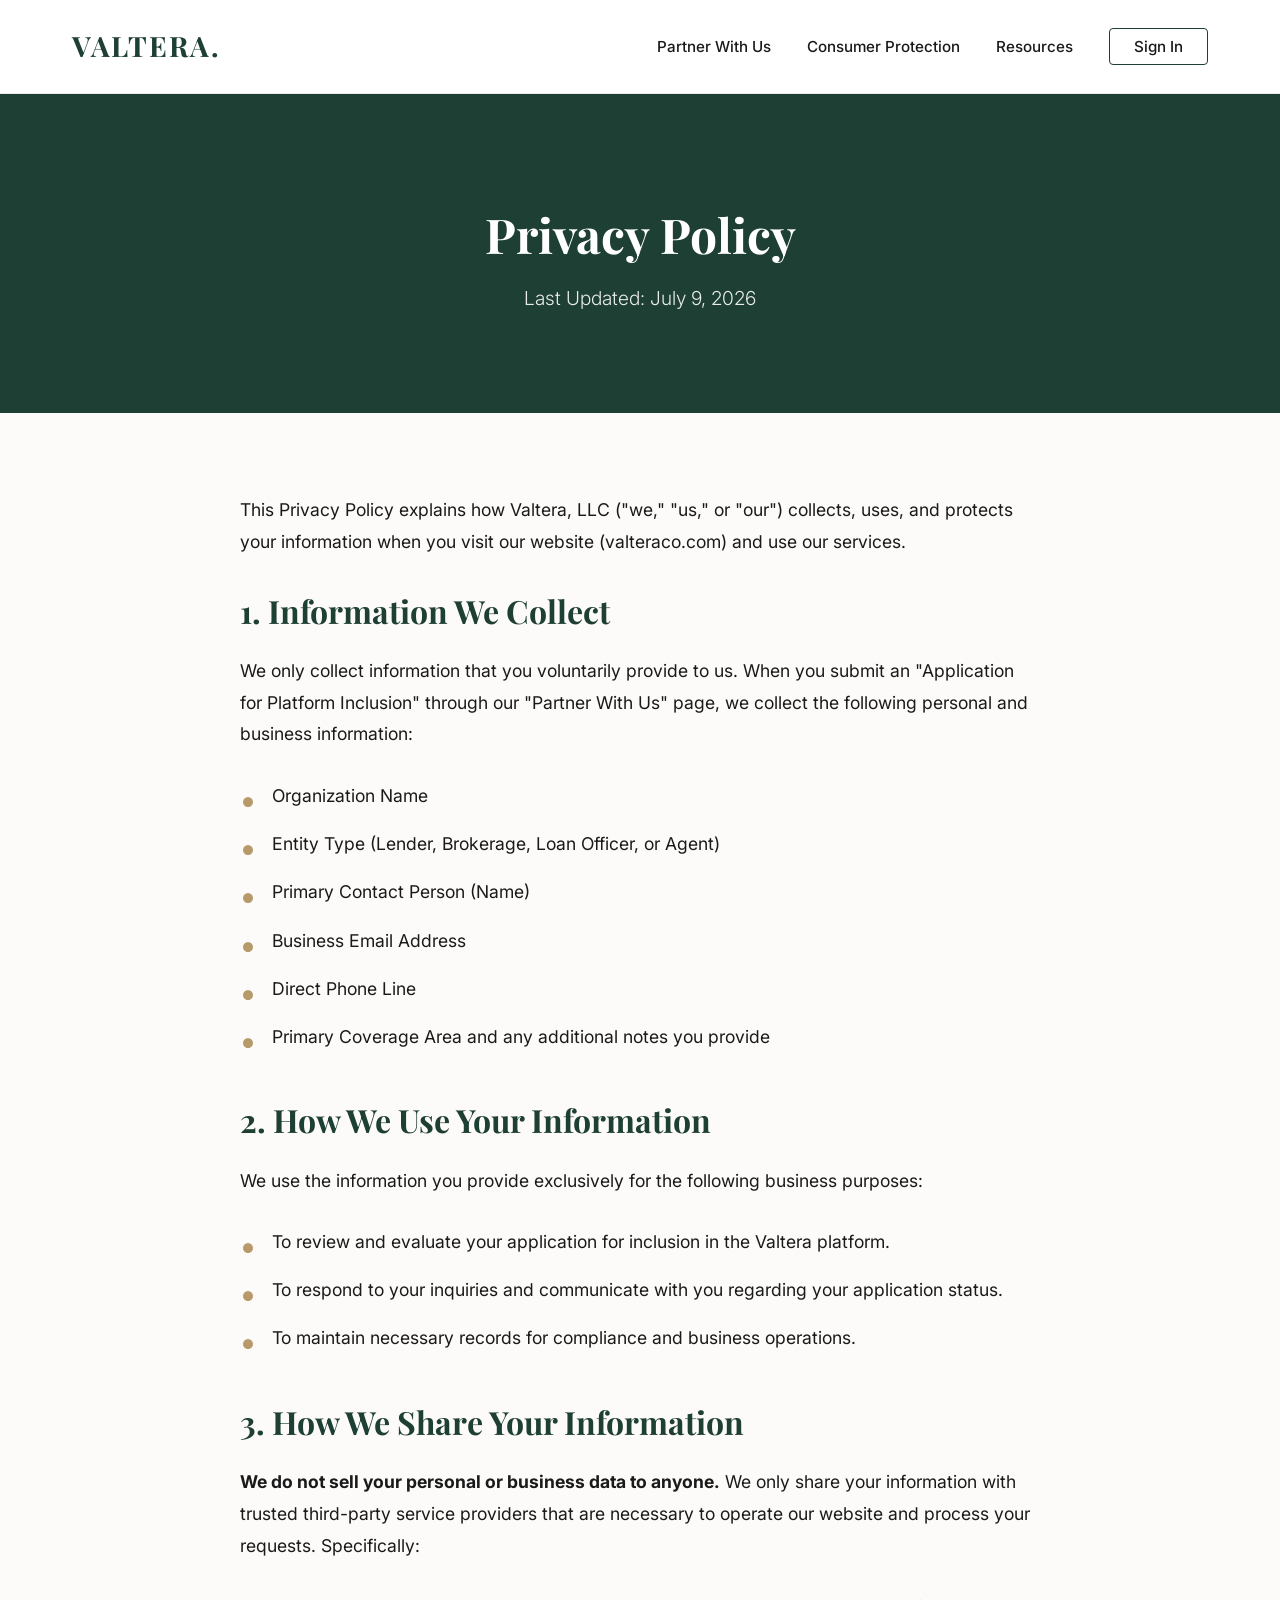
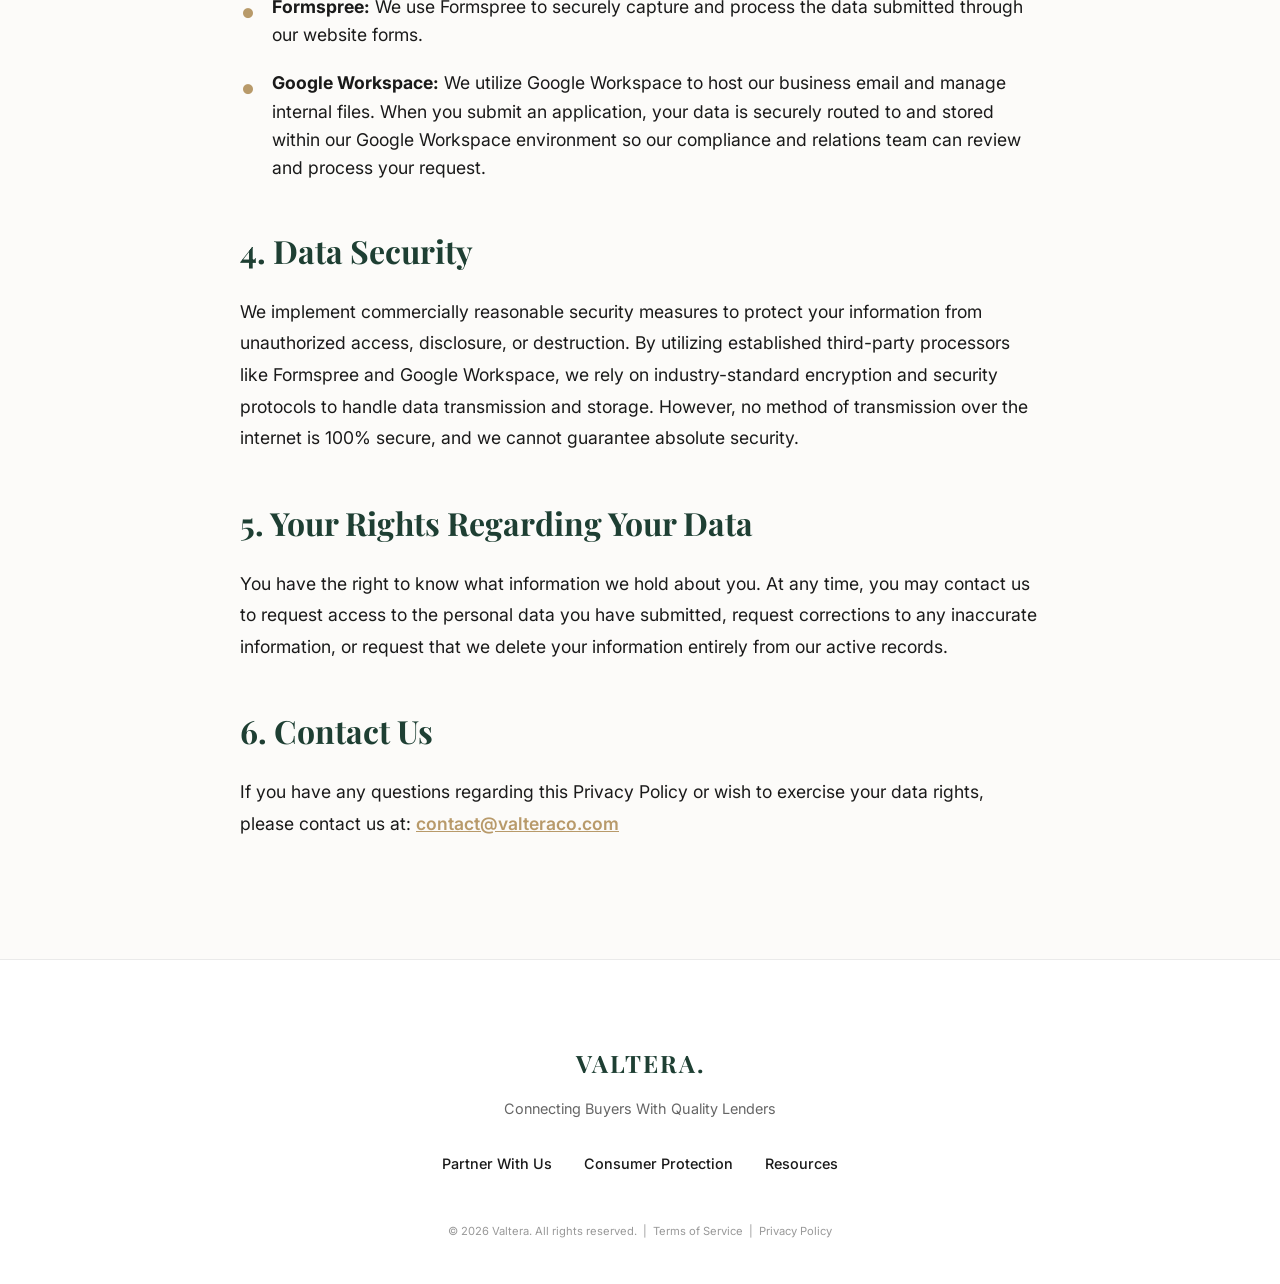
<file: privacy.html>
<!DOCTYPE html>
<html lang="en">
<head>
    <meta charset="UTF-8">
    <meta name="viewport" content="width=device-width, initial-scale=1.0">
    <title>Privacy Policy | VALTERA.</title>
    
    <!-- Open Graph / Facebook / LinkedIn / iMessage -->
    <meta property="og:type" content="website">
    <meta property="og:url" content="https://valteraco.com/privacy.html">
    <meta property="og:title" content="Privacy Policy | VALTERA.">
    <meta property="og:description" content="Read Valtera's privacy policy and learn how we protect your data.">
    <meta property="og:image" content="https://valteraco.com/VALTERA/Valtera-Link-Preview.png">

    <!-- Twitter -->
    <meta property="twitter:card" content="summary_large_image">
    <meta property="twitter:url" content="https://valteraco.com/privacy.html">
    <meta property="twitter:title" content="Privacy Policy | VALTERA.">
    <meta property="twitter:description" content="Read Valtera's privacy policy and learn how we protect your data.">
    <meta property="twitter:image" content="https://valteraco.com/VALTERA/Valtera-Link-Preview.png">
    
    <link rel="icon" type="image/png" href="VALTERA/V.FavIcon.png">
    <link rel="preconnect" href="https://fonts.googleapis.com">
    <link rel="preconnect" href="https://fonts.gstatic.com" crossorigin>
    <link href="https://fonts.googleapis.com/css2?family=Inter:wght@300;400;500;600&family=Playfair+Display:ital,wght@0,400;0,600;0,700;1,400&display=swap" rel="stylesheet">
    <link rel="stylesheet" href="v3.css">
</head>
<body>

    <nav class="valtera-nav">
        <div class="nav-container">
            <a href="index.html" class="nav-logo">VALTERA.</a>
            
            <button class="hamburger" id="hamburger" aria-label="Toggle navigation">
                <span class="bar"></span>
                <span class="bar"></span>
                <span class="bar"></span>
            </button>

            <div class="nav-links" id="navLinks">
                <a href="partner.html">Partner With Us</a>
                <a href="consumer-protection.html">Consumer Protection</a>
                <a href="resources.html">Resources</a>
                <a href="https://app.valteraco.com/login" class="btn-outline-primary" style="margin-left: 2rem; padding: 0.5rem 1.5rem; text-decoration: none;">Sign In</a>
            </div>
        </div>
    </nav>

    <header class="page-header text-center">
        <div class="container">
            <h1 class="page-title">Privacy Policy</h1>
            <p class="page-subtitle">Last Updated: July 9, 2026</p>
        </div>
    </header>

    <main class="article-section bg-ivory">
        <div class="container">
            <article class="article-content" style="margin: 0 auto;">
                <section class="content-block">
                    <p>This Privacy Policy explains how Valtera, LLC ("we," "us," or "our") collects, uses, and protects your information when you visit our website (valteraco.com) and use our services.</p>
                </section>
                
                <section class="content-block" style="margin-top: 2rem;">
                    <h2>1. Information We Collect</h2>
                    <p>We only collect information that you voluntarily provide to us. When you submit an "Application for Platform Inclusion" through our "Partner With Us" page, we collect the following personal and business information:</p>
                    <ul class="custom-bullet-list">
                        <li>Organization Name</li>
                        <li>Entity Type (Lender, Brokerage, Loan Officer, or Agent)</li>
                        <li>Primary Contact Person (Name)</li>
                        <li>Business Email Address</li>
                        <li>Direct Phone Line</li>
                        <li>Primary Coverage Area and any additional notes you provide</li>
                    </ul>
                </section>

                <section class="content-block" style="margin-top: 3rem;">
                    <h2>2. How We Use Your Information</h2>
                    <p>We use the information you provide exclusively for the following business purposes:</p>
                    <ul class="custom-bullet-list">
                        <li>To review and evaluate your application for inclusion in the Valtera platform.</li>
                        <li>To respond to your inquiries and communicate with you regarding your application status.</li>
                        <li>To maintain necessary records for compliance and business operations.</li>
                    </ul>
                </section>

                <section class="content-block" style="margin-top: 3rem;">
                    <h2>3. How We Share Your Information</h2>
                    <p><strong>We do not sell your personal or business data to anyone.</strong> We only share your information with trusted third-party service providers that are necessary to operate our website and process your requests. Specifically:</p>
                    <ul class="custom-bullet-list">
                        <li><strong>Formspree:</strong> We use Formspree to securely capture and process the data submitted through our website forms.</li>
                        <li><strong>Google Workspace:</strong> We utilize Google Workspace to host our business email and manage internal files. When you submit an application, your data is securely routed to and stored within our Google Workspace environment so our compliance and relations team can review and process your request.</li>
                    </ul>
                </section>

                <section class="content-block" style="margin-top: 3rem;">
                    <h2>4. Data Security</h2>
                    <p>We implement commercially reasonable security measures to protect your information from unauthorized access, disclosure, or destruction. By utilizing established third-party processors like Formspree and Google Workspace, we rely on industry-standard encryption and security protocols to handle data transmission and storage. However, no method of transmission over the internet is 100% secure, and we cannot guarantee absolute security.</p>
                </section>

                <section class="content-block" style="margin-top: 3rem;">
                    <h2>5. Your Rights Regarding Your Data</h2>
                    <p>You have the right to know what information we hold about you. At any time, you may contact us to request access to the personal data you have submitted, request corrections to any inaccurate information, or request that we delete your information entirely from our active records.</p>
                </section>

                <section class="content-block" style="margin-top: 3rem;">
                    <h2>6. Contact Us</h2>
                    <p>If you have any questions regarding this Privacy Policy or wish to exercise your data rights, please contact us at: <a href="mailto:contact@valteraco.com" style="color: var(--accent-color); font-weight: 600;">contact@valteraco.com</a></p>
                </section>
            </article>
        </div>
    </main>

    <footer class="premium-footer">
        <div class="container text-center">
            <a href="index.html" style="text-decoration: none;"><h2 class="footer-logo">VALTERA.</h2></a>
            <p class="footer-tagline">Connecting Buyers With Quality Lenders</p>
            <div class="footer-links">
                <a href="partner.html">Partner With Us</a>
                <a href="consumer-protection.html">Consumer Protection</a>
                <a href="resources.html">Resources</a>
            </div>
            <p class="footer-copyright">
                © 2026 Valtera. All rights reserved. &nbsp;|&nbsp; 
                <a href="terms.html" style="color: inherit; text-decoration: none; transition: color 0.3s ease;" onmouseover="this.style.color='#1A1A1A'" onmouseout="this.style.color='inherit'">Terms of Service</a> 
                &nbsp;|&nbsp; 
                <a href="privacy.html" style="color: inherit; text-decoration: none; transition: color 0.3s ease;" onmouseover="this.style.color='#1A1A1A'" onmouseout="this.style.color='inherit'">Privacy Policy</a>
            </p>
        </div>
    </footer>

    <script>
        document.addEventListener('DOMContentLoaded', function() {
            const hamburger = document.getElementById('hamburger');
            const navLinks = document.getElementById('navLinks');
            if(hamburger && navLinks) {
                hamburger.addEventListener('click', function(event) {
                    event.stopPropagation(); 
                    hamburger.classList.toggle('active');
                    navLinks.classList.toggle('active');
                });
                document.addEventListener('click', function(event) {
                    if (navLinks.classList.contains('active') && !navLinks.contains(event.target) && !hamburger.contains(event.target)) {
                        hamburger.classList.remove('active');
                        navLinks.classList.remove('active');
                    }
                });
                navLinks.addEventListener('click', function(event) {
                    event.stopPropagation();
                });
            }
        });
    </script>
</body>
</html>
</file>
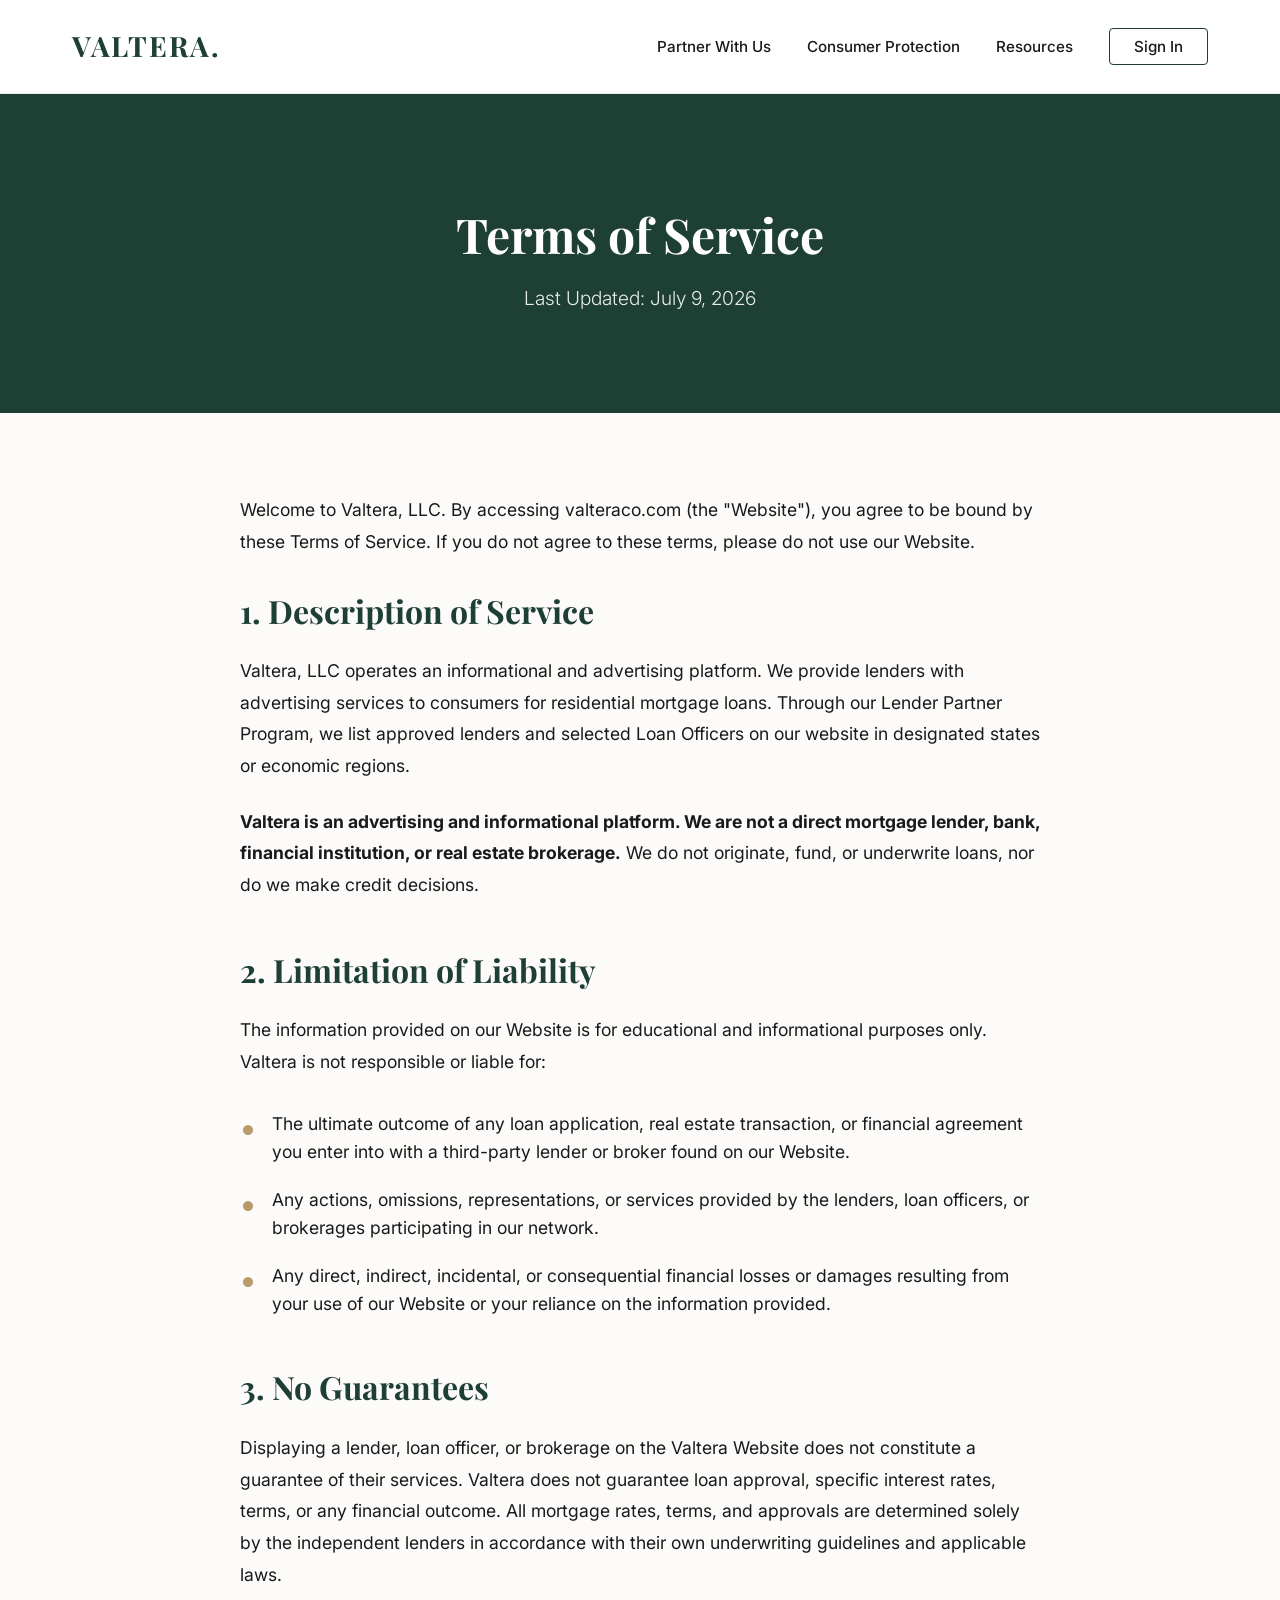
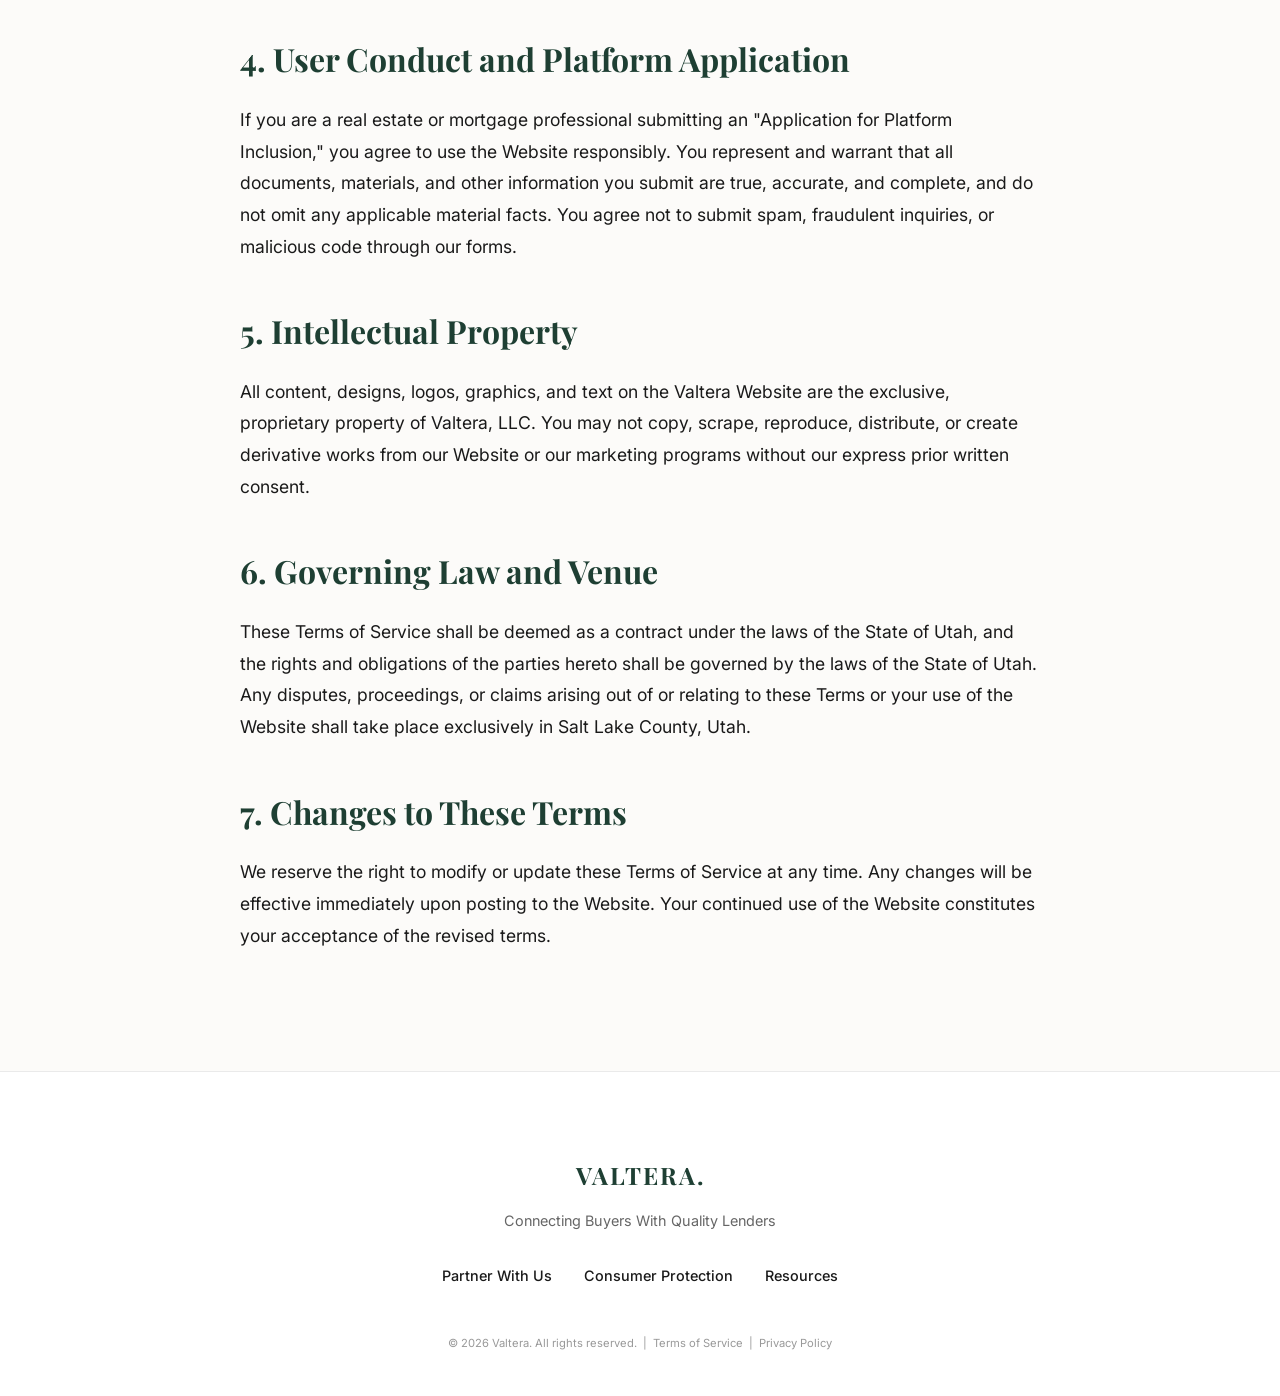
<file: terms.html>
<!DOCTYPE html>
<html lang="en">
<head>
    <meta charset="UTF-8">
    <meta name="viewport" content="width=device-width, initial-scale=1.0">
    <title>Terms of Service | VALTERA.</title>
    
    <!-- Open Graph / Facebook / LinkedIn / iMessage -->
    <meta property="og:type" content="website">
    <meta property="og:url" content="https://valteraco.com/terms.html">
    <meta property="og:title" content="Terms of Service | VALTERA.">
    <meta property="og:description" content="Read the Terms of Service for using the Valtera platform.">
    <meta property="og:image" content="https://valteraco.com/VALTERA/Valtera-Link-Preview.png">

    <!-- Twitter -->
    <meta property="twitter:card" content="summary_large_image">
    <meta property="twitter:url" content="https://valteraco.com/terms.html">
    <meta property="twitter:title" content="Terms of Service | VALTERA.">
    <meta property="twitter:description" content="Read the Terms of Service for using the Valtera platform.">
    <meta property="twitter:image" content="https://valteraco.com/VALTERA/Valtera-Link-Preview.png">
    
    <link rel="icon" type="image/png" href="VALTERA/V.FavIcon.png">
    <link rel="preconnect" href="https://fonts.googleapis.com">
    <link rel="preconnect" href="https://fonts.gstatic.com" crossorigin>
    <link href="https://fonts.googleapis.com/css2?family=Inter:wght@300;400;500;600&family=Playfair+Display:ital,wght@0,400;0,600;0,700;1,400&display=swap" rel="stylesheet">
    <link rel="stylesheet" href="v3.css">
</head>
<body>

    <nav class="valtera-nav">
        <div class="nav-container">
            <a href="index.html" class="nav-logo">VALTERA.</a>
            
            <button class="hamburger" id="hamburger" aria-label="Toggle navigation">
                <span class="bar"></span>
                <span class="bar"></span>
                <span class="bar"></span>
            </button>

            <div class="nav-links" id="navLinks">
                <a href="partner.html">Partner With Us</a>
                <a href="consumer-protection.html">Consumer Protection</a>
                <a href="resources.html">Resources</a>
                <a href="https://app.valteraco.com/login" class="btn-outline-primary" style="margin-left: 2rem; padding: 0.5rem 1.5rem; text-decoration: none;">Sign In</a>
            </div>
        </div>
    </nav>

    <header class="page-header text-center">
        <div class="container">
            <h1 class="page-title">Terms of Service</h1>
            <p class="page-subtitle">Last Updated: July 9, 2026</p>
        </div>
    </header>

    <main class="article-section bg-ivory">
        <div class="container">
            <article class="article-content" style="margin: 0 auto;">
                <section class="content-block">
                    <p>Welcome to Valtera, LLC. By accessing valteraco.com (the "Website"), you agree to be bound by these Terms of Service. If you do not agree to these terms, please do not use our Website.</p>
                </section>
                
                <section class="content-block" style="margin-top: 2rem;">
                    <h2>1. Description of Service</h2>
                    <p>Valtera, LLC operates an informational and advertising platform. We provide lenders with advertising services to consumers for residential mortgage loans. Through our Lender Partner Program, we list approved lenders and selected Loan Officers on our website in designated states or economic regions.</p>
                    <p><strong>Valtera is an advertising and informational platform. We are not a direct mortgage lender, bank, financial institution, or real estate brokerage.</strong> We do not originate, fund, or underwrite loans, nor do we make credit decisions.</p>
                </section>

                <section class="content-block" style="margin-top: 3rem;">
                    <h2>2. Limitation of Liability</h2>
                    <p>The information provided on our Website is for educational and informational purposes only. Valtera is not responsible or liable for:</p>
                    <ul class="custom-bullet-list">
                        <li>The ultimate outcome of any loan application, real estate transaction, or financial agreement you enter into with a third-party lender or broker found on our Website.</li>
                        <li>Any actions, omissions, representations, or services provided by the lenders, loan officers, or brokerages participating in our network.</li>
                        <li>Any direct, indirect, incidental, or consequential financial losses or damages resulting from your use of our Website or your reliance on the information provided.</li>
                    </ul>
                </section>

                <section class="content-block" style="margin-top: 3rem;">
                    <h2>3. No Guarantees</h2>
                    <p>Displaying a lender, loan officer, or brokerage on the Valtera Website does not constitute a guarantee of their services. Valtera does not guarantee loan approval, specific interest rates, terms, or any financial outcome. All mortgage rates, terms, and approvals are determined solely by the independent lenders in accordance with their own underwriting guidelines and applicable laws.</p>
                </section>

                <section class="content-block" style="margin-top: 3rem;">
                    <h2>4. User Conduct and Platform Application</h2>
                    <p>If you are a real estate or mortgage professional submitting an "Application for Platform Inclusion," you agree to use the Website responsibly. You represent and warrant that all documents, materials, and other information you submit are true, accurate, and complete, and do not omit any applicable material facts. You agree not to submit spam, fraudulent inquiries, or malicious code through our forms.</p>
                </section>

                <section class="content-block" style="margin-top: 3rem;">
                    <h2>5. Intellectual Property</h2>
                    <p>All content, designs, logos, graphics, and text on the Valtera Website are the exclusive, proprietary property of Valtera, LLC. You may not copy, scrape, reproduce, distribute, or create derivative works from our Website or our marketing programs without our express prior written consent.</p>
                </section>

                <section class="content-block" style="margin-top: 3rem;">
                    <h2>6. Governing Law and Venue</h2>
                    <p>These Terms of Service shall be deemed as a contract under the laws of the State of Utah, and the rights and obligations of the parties hereto shall be governed by the laws of the State of Utah. Any disputes, proceedings, or claims arising out of or relating to these Terms or your use of the Website shall take place exclusively in Salt Lake County, Utah.</p>
                </section>

                <section class="content-block" style="margin-top: 3rem;">
                    <h2>7. Changes to These Terms</h2>
                    <p>We reserve the right to modify or update these Terms of Service at any time. Any changes will be effective immediately upon posting to the Website. Your continued use of the Website constitutes your acceptance of the revised terms.</p>
                </section>
            </article>
        </div>
    </main>

    <footer class="premium-footer">
        <div class="container text-center">
            <a href="index.html" style="text-decoration: none;"><h2 class="footer-logo">VALTERA.</h2></a>
            <p class="footer-tagline">Connecting Buyers With Quality Lenders</p>
            <div class="footer-links">
                <a href="partner.html">Partner With Us</a>
                <a href="consumer-protection.html">Consumer Protection</a>
                <a href="resources.html">Resources</a>
            </div>
            <p class="footer-copyright">
                © 2026 Valtera. All rights reserved. &nbsp;|&nbsp; 
                <a href="terms.html" style="color: inherit; text-decoration: none; transition: color 0.3s ease;" onmouseover="this.style.color='#1A1A1A'" onmouseout="this.style.color='inherit'">Terms of Service</a> 
                &nbsp;|&nbsp; 
                <a href="privacy.html" style="color: inherit; text-decoration: none; transition: color 0.3s ease;" onmouseover="this.style.color='#1A1A1A'" onmouseout="this.style.color='inherit'">Privacy Policy</a>
            </p>
        </div>
    </footer>

    <script>
        document.addEventListener('DOMContentLoaded', function() {
            const hamburger = document.getElementById('hamburger');
            const navLinks = document.getElementById('navLinks');
            if(hamburger && navLinks) {
                hamburger.addEventListener('click', function(event) {
                    event.stopPropagation(); 
                    hamburger.classList.toggle('active');
                    navLinks.classList.toggle('active');
                });
                document.addEventListener('click', function(event) {
                    if (navLinks.classList.contains('active') && !navLinks.contains(event.target) && !hamburger.contains(event.target)) {
                        hamburger.classList.remove('active');
                        navLinks.classList.remove('active');
                    }
                });
                navLinks.addEventListener('click', function(event) {
                    event.stopPropagation();
                });
            }
        });
    </script>
</body>
</html>
</file>
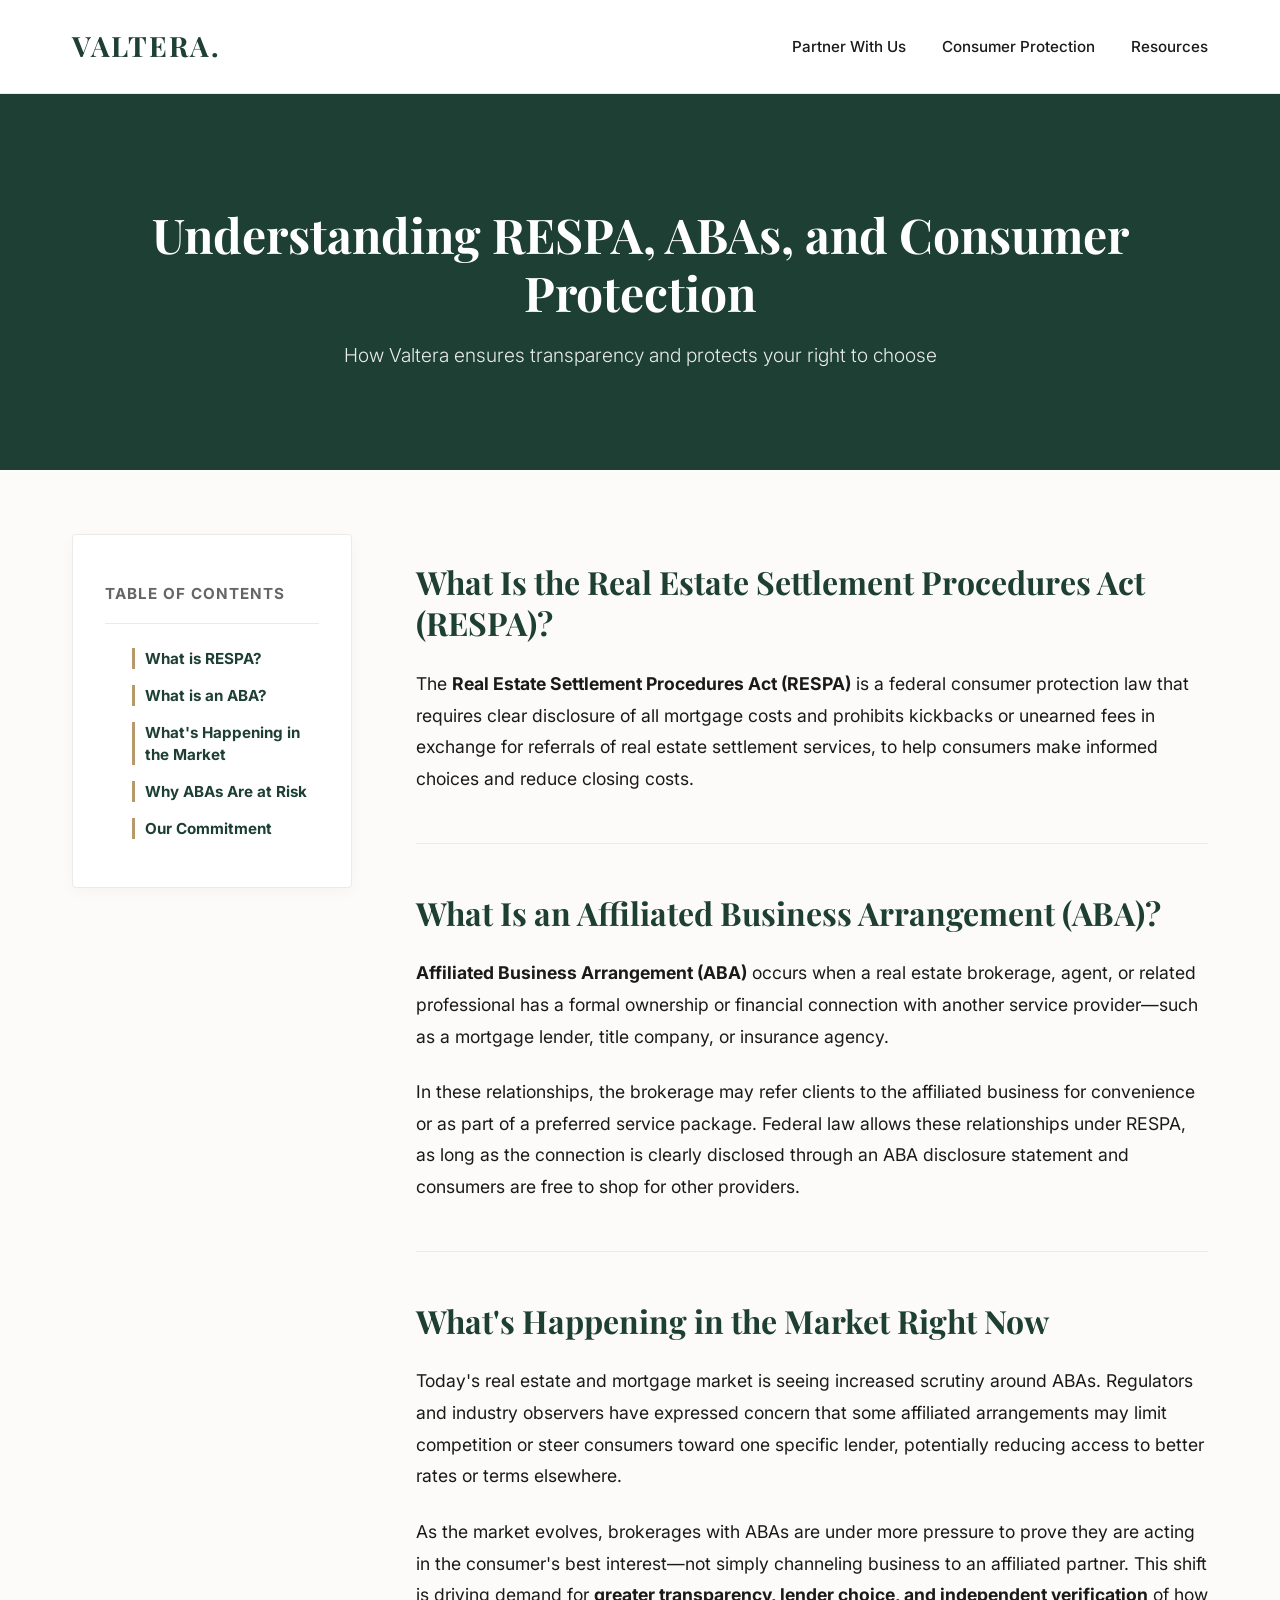
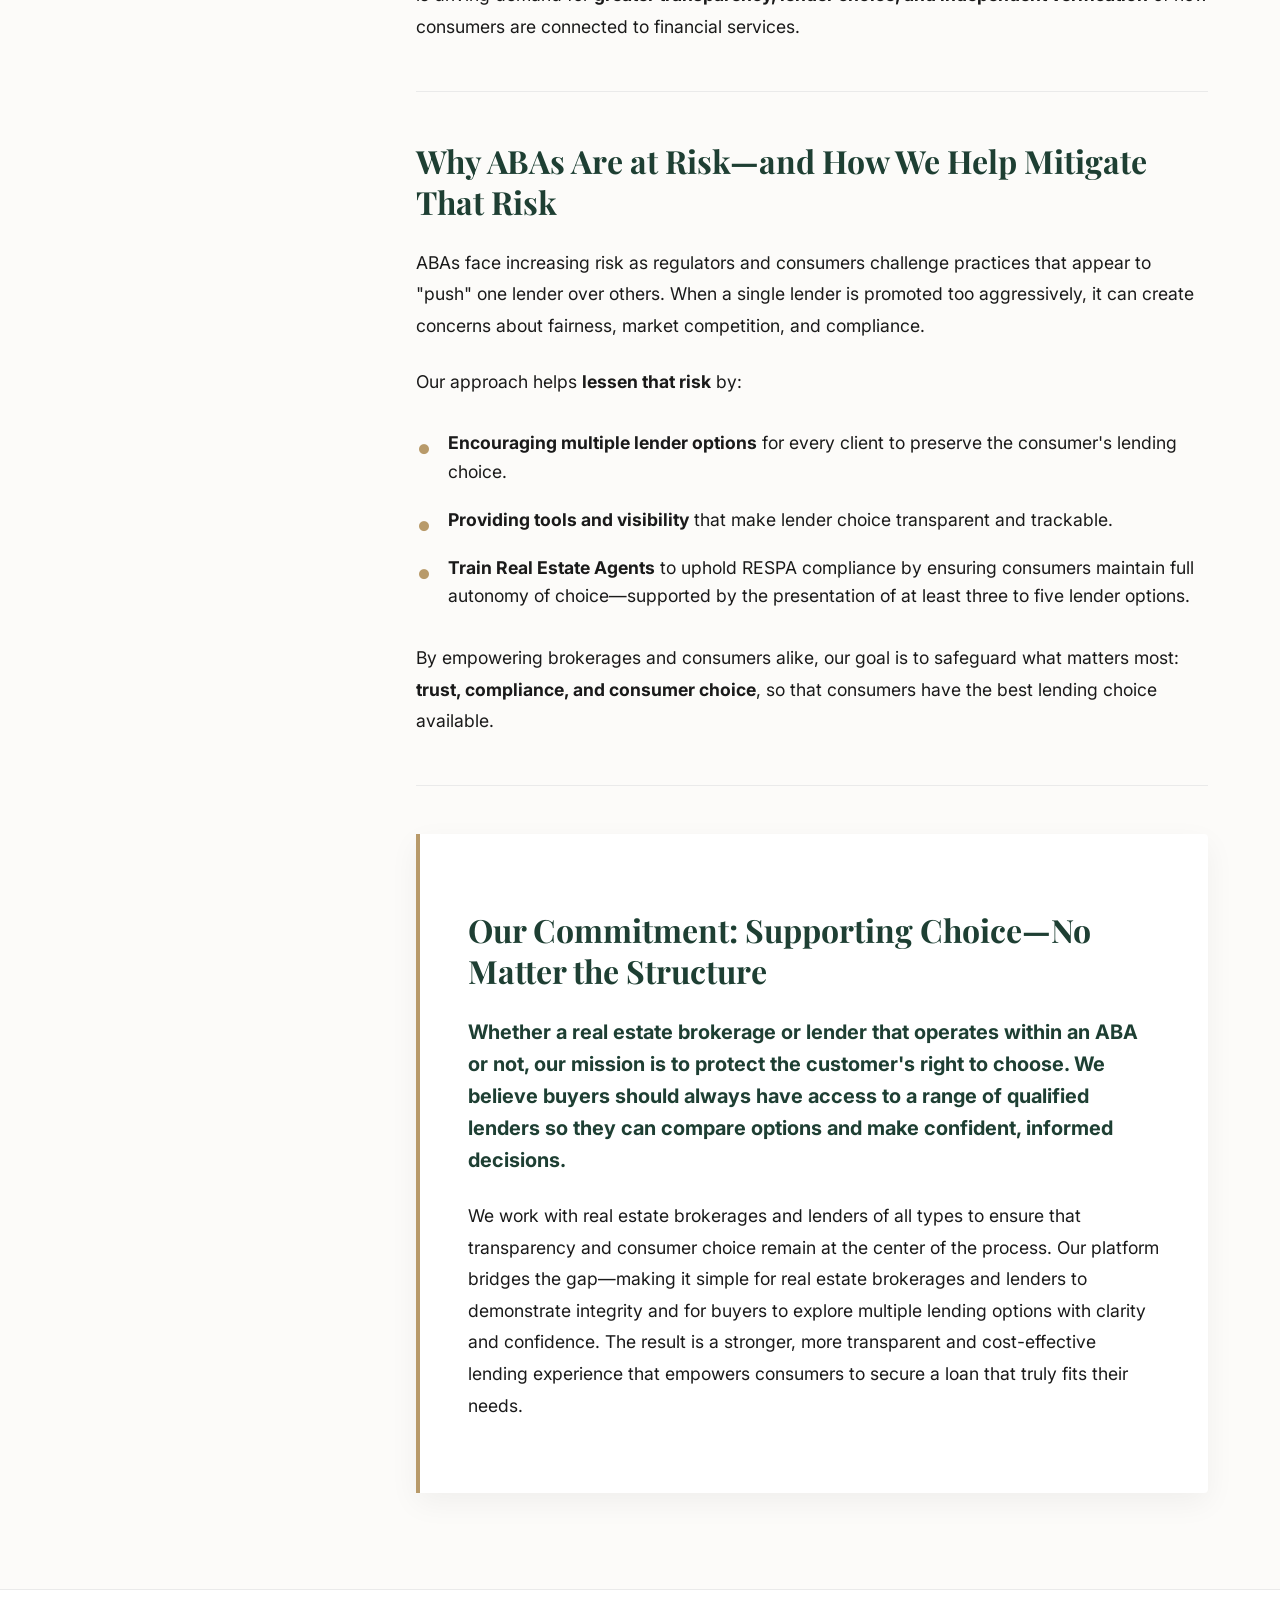
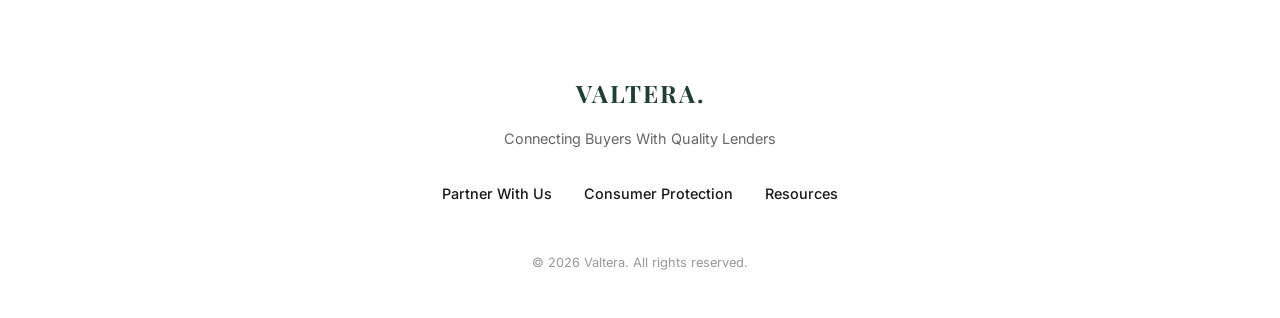
<file: v2.0/consumer-protection.html>
<!DOCTYPE html>
<html lang="en">
<head>
    <meta charset="UTF-8">
    <meta name="viewport" content="width=device-width, initial-scale=1.0">
    <title>Consumer Protection | Valtera</title>
    
    <link rel="icon" type="image/png" href="V.FavIcon.png">
    <link rel="preconnect" href="https://fonts.googleapis.com">
    <link rel="preconnect" href="https://fonts.gstatic.com" crossorigin>
    <link href="https://fonts.googleapis.com/css2?family=Inter:wght@300;400;500;600&family=Playfair+Display:ital,wght@0,400;0,600;0,700;1,400&display=swap" rel="stylesheet">
    <link rel="stylesheet" href="v2.css">
</head>
<body>

    <nav class="valtera-nav">
        <div class="nav-container">
            <a href="index.html" class="nav-logo">VALTERA.</a>
            <div class="nav-links">
                <a href="partner.html">Partner With Us</a>
                <a href="consumer-protection.html">Consumer Protection</a>
                <a href="resources.html">Resources</a>
            </div>
        </div>
    </nav>

    <header class="page-header text-center">
        <div class="container">
            <h1 class="page-title">Understanding RESPA, ABAs, and Consumer Protection</h1>
            <p class="page-subtitle">How Valtera ensures transparency and protects your right to choose</p>
        </div>
    </header>

    <main class="article-section bg-ivory">
        <div class="container article-grid">
            <aside class="article-sidebar">
                <div class="sidebar-box">
                    <h3 class="sidebar-title">Table of Contents</h3>
                    <ul class="sidebar-nav">
                        <li><a href="#respa">What is RESPA?</a></li>
                        <li><a href="#aba">What is an ABA?</a></li>
                        <li><a href="#market">What's Happening in the Market</a></li>
                        <li><a href="#risk">Why ABAs Are at Risk</a></li>
                        <li><a href="#commitment">Our Commitment</a></li>
                    </ul>
                </div>
            </aside>

            <article class="article-content">
                <section id="respa" class="content-block">
                    <h2>What Is the Real Estate Settlement Procedures Act (RESPA)?</h2>
                    <p>The <strong>Real Estate Settlement Procedures Act (RESPA)</strong> is a federal consumer protection law that requires clear disclosure of all mortgage costs and prohibits kickbacks or unearned fees in exchange for referrals of real estate settlement services, to help consumers make informed choices and reduce closing costs.</p>
                </section>
                <div class="content-divider"></div>
                <section id="aba" class="content-block">
                    <h2>What Is an Affiliated Business Arrangement (ABA)?</h2>
                    <p><strong>Affiliated Business Arrangement (ABA)</strong> occurs when a real estate brokerage, agent, or related professional has a formal ownership or financial connection with another service provider—such as a mortgage lender, title company, or insurance agency.</p>
                    <p>In these relationships, the brokerage may refer clients to the affiliated business for convenience or as part of a preferred service package. Federal law allows these relationships under RESPA, as long as the connection is clearly disclosed through an ABA disclosure statement and consumers are free to shop for other providers.</p>
                </section>
                <div class="content-divider"></div>
                <section id="market" class="content-block">
                    <h2>What's Happening in the Market Right Now</h2>
                    <p>Today's real estate and mortgage market is seeing increased scrutiny around ABAs. Regulators and industry observers have expressed concern that some affiliated arrangements may limit competition or steer consumers toward one specific lender, potentially reducing access to better rates or terms elsewhere.</p>
                    <p>As the market evolves, brokerages with ABAs are under more pressure to prove they are acting in the consumer's best interest—not simply channeling business to an affiliated partner. This shift is driving demand for <strong>greater transparency, lender choice, and independent verification</strong> of how consumers are connected to financial services.</p>
                </section>
                <div class="content-divider"></div>
                <section id="risk" class="content-block">
                    <h2>Why ABAs Are at Risk—and How We Help Mitigate That Risk</h2>
                    <p>ABAs face increasing risk as regulators and consumers challenge practices that appear to "push" one lender over others. When a single lender is promoted too aggressively, it can create concerns about fairness, market competition, and compliance.</p>
                    <p>Our approach helps <strong>lessen that risk</strong> by:</p>
                    <ul class="custom-bullet-list">
                        <li><strong>Encouraging multiple lender options</strong> for every client to preserve the consumer's lending choice.</li>
                        <li><strong>Providing tools and visibility</strong> that make lender choice transparent and trackable.</li>
                        <li><strong>Train Real Estate Agents</strong> to uphold RESPA compliance by ensuring consumers maintain full autonomy of choice—supported by the presentation of at least three to five lender options.</li>
                    </ul>
                    
                    <p style="margin-top: 2rem;">By empowering brokerages and consumers alike, our goal is to safeguard what matters most: <strong>trust, compliance, and consumer choice</strong>, so that consumers have the best lending choice available.</p>
                </section>
                <div class="content-divider"></div>
                <section id="commitment" class="content-block commitment-box">
                    <h2>Our Commitment: Supporting Choice—No Matter the Structure</h2>
                    <p><strong>Whether a real estate brokerage or lender that operates within an ABA or not, our mission is to protect the customer's right to choose. We believe buyers should always have access to a range of qualified lenders so they can compare options and make confident, informed decisions.</strong></p>
                    <p>We work with real estate brokerages and lenders of all types to ensure that transparency and consumer choice remain at the center of the process. Our platform bridges the gap—making it simple for real estate brokerages and lenders to demonstrate integrity and for buyers to explore multiple lending options with clarity and confidence. The result is a stronger, more transparent and cost-effective lending experience that empowers consumers to secure a loan that truly fits their needs.</p>
                </section>
            </article>
        </div>
    </main>

    <footer class="premium-footer">
        <div class="container text-center">
            <a href="index.html" style="text-decoration: none;"><h2 class="footer-logo">VALTERA.</h2></a>
            <p class="footer-tagline">Connecting Buyers With Quality Lenders</p>
            <div class="footer-links">
                <a href="partner.html">Partner With Us</a>
                <a href="consumer-protection.html">Consumer Protection</a>
                <a href="resources.html">Resources</a>
            </div>
            <p class="footer-copyright">© 2026 Valtera. All rights reserved.</p>
        </div>
    </footer>

    <script>
        document.addEventListener('DOMContentLoaded', function() {
            window.addEventListener('scroll', () => {
                let current = '';
                const sections = document.querySelectorAll('.content-block');
                const navLinks = document.querySelectorAll('.sidebar-nav a');

                sections.forEach(section => {
                    const sectionTop = section.offsetTop;
                    if (pageYOffset >= sectionTop - 150) {
                        current = section.getAttribute('id');
                    }
                });

                navLinks.forEach(link => {
                    link.classList.remove('active');
                    if (link.getAttribute('href').includes(current)) {
                        link.classList.add('active');
                    }
                });
            });
        });
    </script>
</body>
</html>
</file>
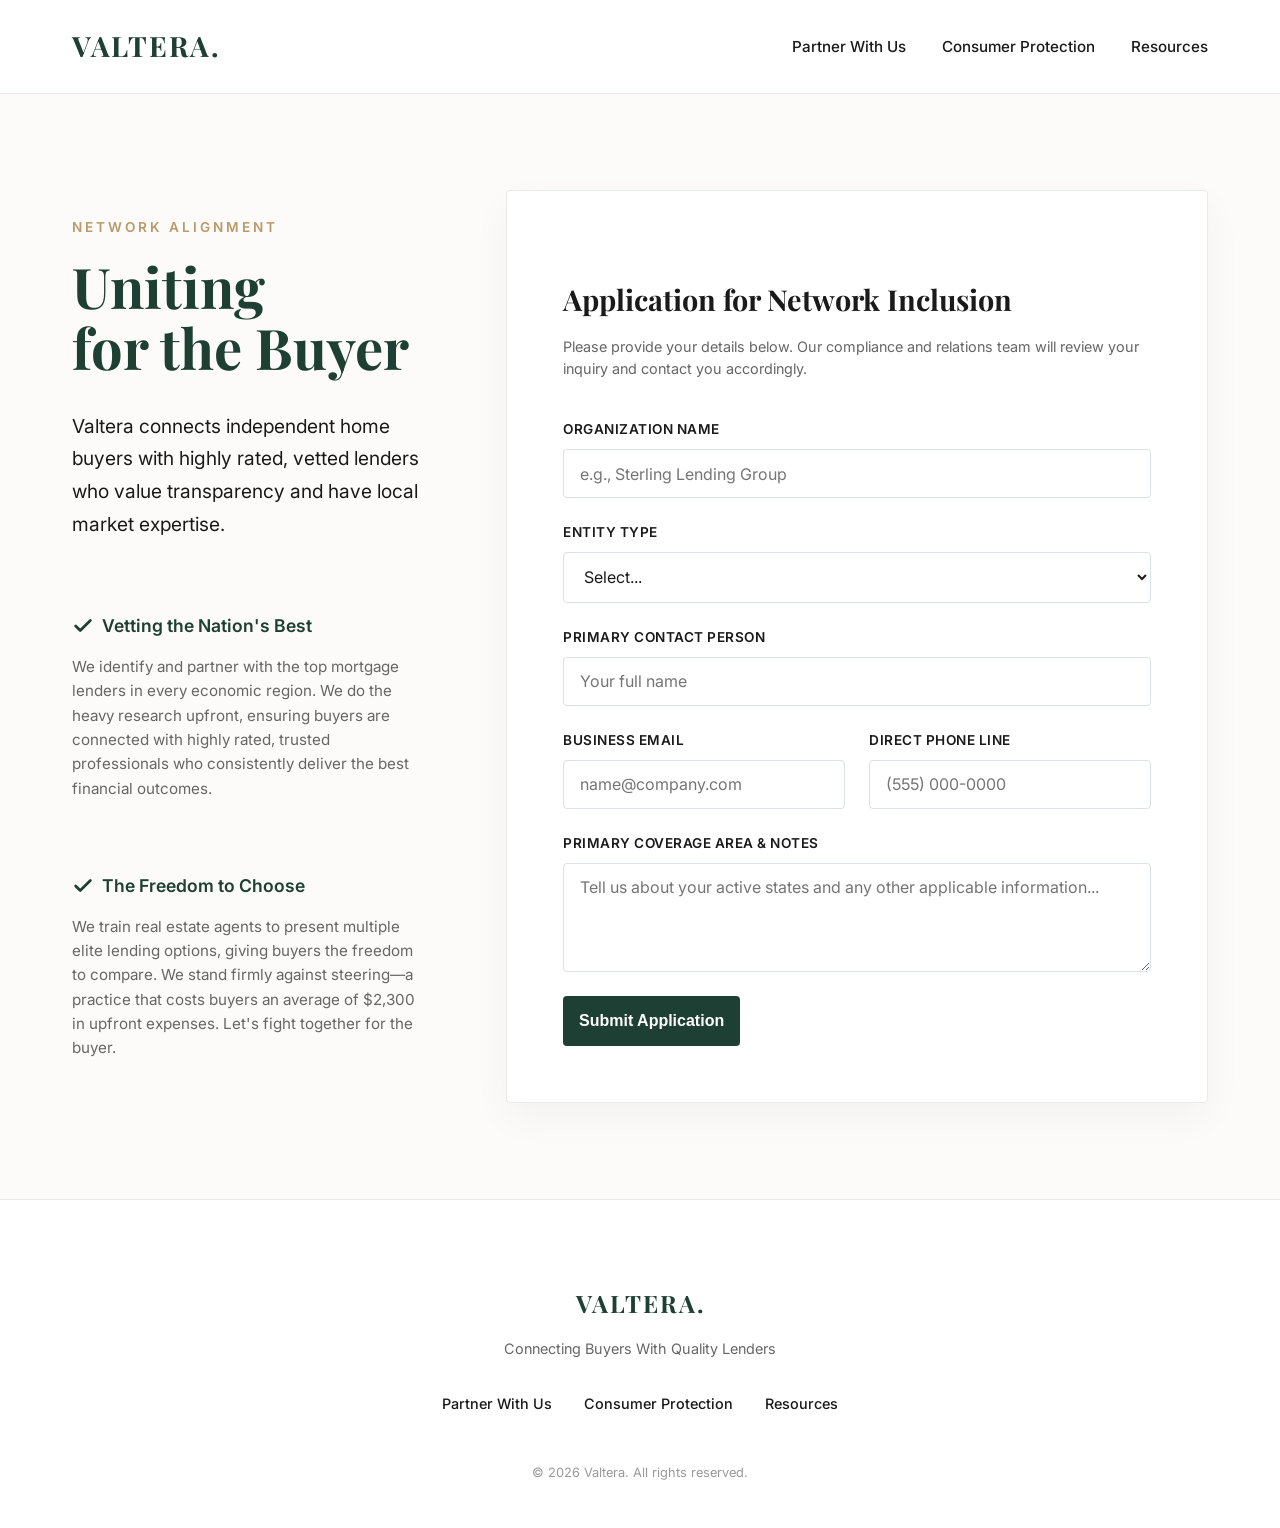
<file: v2.0/partner.html>
<!DOCTYPE html>
<html lang="en">
<head>
    <meta charset="UTF-8">
    <meta name="viewport" content="width=device-width, initial-scale=1.0">
    <title>Partner With Us | Valtera</title>
    
    <link rel="icon" type="image/png" href="V.FavIcon.png">
    <link rel="preconnect" href="https://fonts.googleapis.com">
    <link rel="preconnect" href="https://fonts.gstatic.com" crossorigin>
    <link href="https://fonts.googleapis.com/css2?family=Inter:wght@300;400;500;600&family=Playfair+Display:ital,wght@0,400;0,600;0,700;1,400&display=swap" rel="stylesheet">
    <link rel="stylesheet" href="v2.css">
</head>
<body>

    <nav class="valtera-nav">
        <div class="nav-container">
            <a href="index.html" class="nav-logo">VALTERA.</a>
            <div class="nav-links">
                <a href="partner.html">Partner With Us</a>
                <a href="consumer-protection.html">Consumer Protection</a>
                <a href="resources.html">Resources</a>
            </div>
        </div>
    </nav>

    <main class="partner-section">
        <div class="container partner-grid">
            <div class="partner-info-side">
                <span class="hero-kicker" style="color: var(--accent-color);">Network Alignment</span>
                <h1 class="partner-headline">Uniting<br>for the Buyer</h1>
                <p class="partner-intro">Valtera connects independent home buyers with highly rated, vetted lenders who value transparency and have local market expertise.</p>
                
                <div class="standards-list">
                    <div class="standard-item">
                        <h4 style="display: flex; align-items: center; gap: 8px;">
                            <svg width="22" height="22" viewBox="0 0 24 24" fill="none" stroke="currentColor" stroke-width="3" stroke-linecap="round" stroke-linejoin="round"><path d="M4 12l5 5L20 6"></path></svg>
                            Vetting the Nation's Best
                        </h4>
                        <p>We identify and partner with the top mortgage lenders in every economic region. We do the heavy research upfront, ensuring buyers are connected with highly rated, trusted professionals who consistently deliver the best financial outcomes.</p>
                    </div>
                    <div class="standard-item">
                        <h4 style="display: flex; align-items: center; gap: 8px;">
                            <svg width="22" height="22" viewBox="0 0 24 24" fill="none" stroke="currentColor" stroke-width="3" stroke-linecap="round" stroke-linejoin="round"><path d="M4 12l5 5L20 6"></path></svg>
                            The Freedom to Choose
                        </h4>
                        <p>We train real estate agents to present multiple elite lending options, giving buyers the freedom to compare. We stand firmly against steering—a practice that costs buyers an average of $2,300 in upfront expenses. Let's fight together for the buyer.</p>
                    </div>
                </div>
            </div>

            <div class="partner-form-side">
                <div class="premium-form-box">
                    <h3>Application for Network Inclusion</h3>
                    <p class="form-instructions">Please provide your details below. Our compliance and relations team will review your inquiry and contact you accordingly.</p>
                    
                    <form action="https://formspree.io/f/YOUR_UNIQUE_ID" method="POST">
                        <div class="form-group">
                            <label for="compName">Organization Name</label>
                            <input type="text" id="compName" name="Company Name" required placeholder="e.g., Sterling Lending Group">
                        </div>
                        
                        <div class="form-group">
                            <label for="orgType">Entity Type</label>
                            <select id="orgType" name="Entity Type" required>
                                <option value="" disabled selected>Select...</option>
                                <option value="lender">Mortgage Lender / Financial Institution</option>
                                <option value="brokerage">Real Estate Brokerage</option>
                                <option value="officer">Individual Loan Officer</option>
                                <option value="agent">Individual Real Estate Agent</option>
                            </select>
                        </div>
                        
                        <div class="form-group">
                            <label for="contactName">Primary Contact Person</label>
                            <input type="text" id="contactName" name="Contact Name" required placeholder="Your full name">
                        </div>
                        <div class="form-row">
                            <div class="form-group">
                                <label for="contactEmail">Business Email</label>
                                <input type="email" id="contactEmail" name="Email" required placeholder="name@company.com">
                            </div>
                            <div class="form-group">
                                <label for="contactPhone">Direct Phone Line</label>
                                <input type="tel" id="contactPhone" name="Phone" required placeholder="(555) 000-0000">
                            </div>
                        </div>
                        <div class="form-group">
                            <label for="message">Primary Coverage Area & Notes</label>
                            <textarea id="message" name="Message" rows="4" placeholder="Tell us about your active states and any other applicable information..."></textarea>
                        </div>
                        <button type="submit" class="btn-primary w-100" style="padding: 1rem; font-size: 1rem; font-weight: 600;">Submit Application</button>
                    </form>
                    
                </div>
            </div>
        </div>
    </main>

    <footer class="premium-footer">
        <div class="container text-center">
            <a href="index.html" style="text-decoration: none;"><h2 class="footer-logo">VALTERA.</h2></a>
            <p class="footer-tagline">Connecting Buyers With Quality Lenders</p>
            <div class="footer-links">
                <a href="partner.html">Partner With Us</a>
                <a href="consumer-protection.html">Consumer Protection</a>
                <a href="resources.html">Resources</a>
            </div>
            <p class="footer-copyright">© 2026 Valtera. All rights reserved.</p>
        </div>
    </footer>

</body>
</html>
</file>
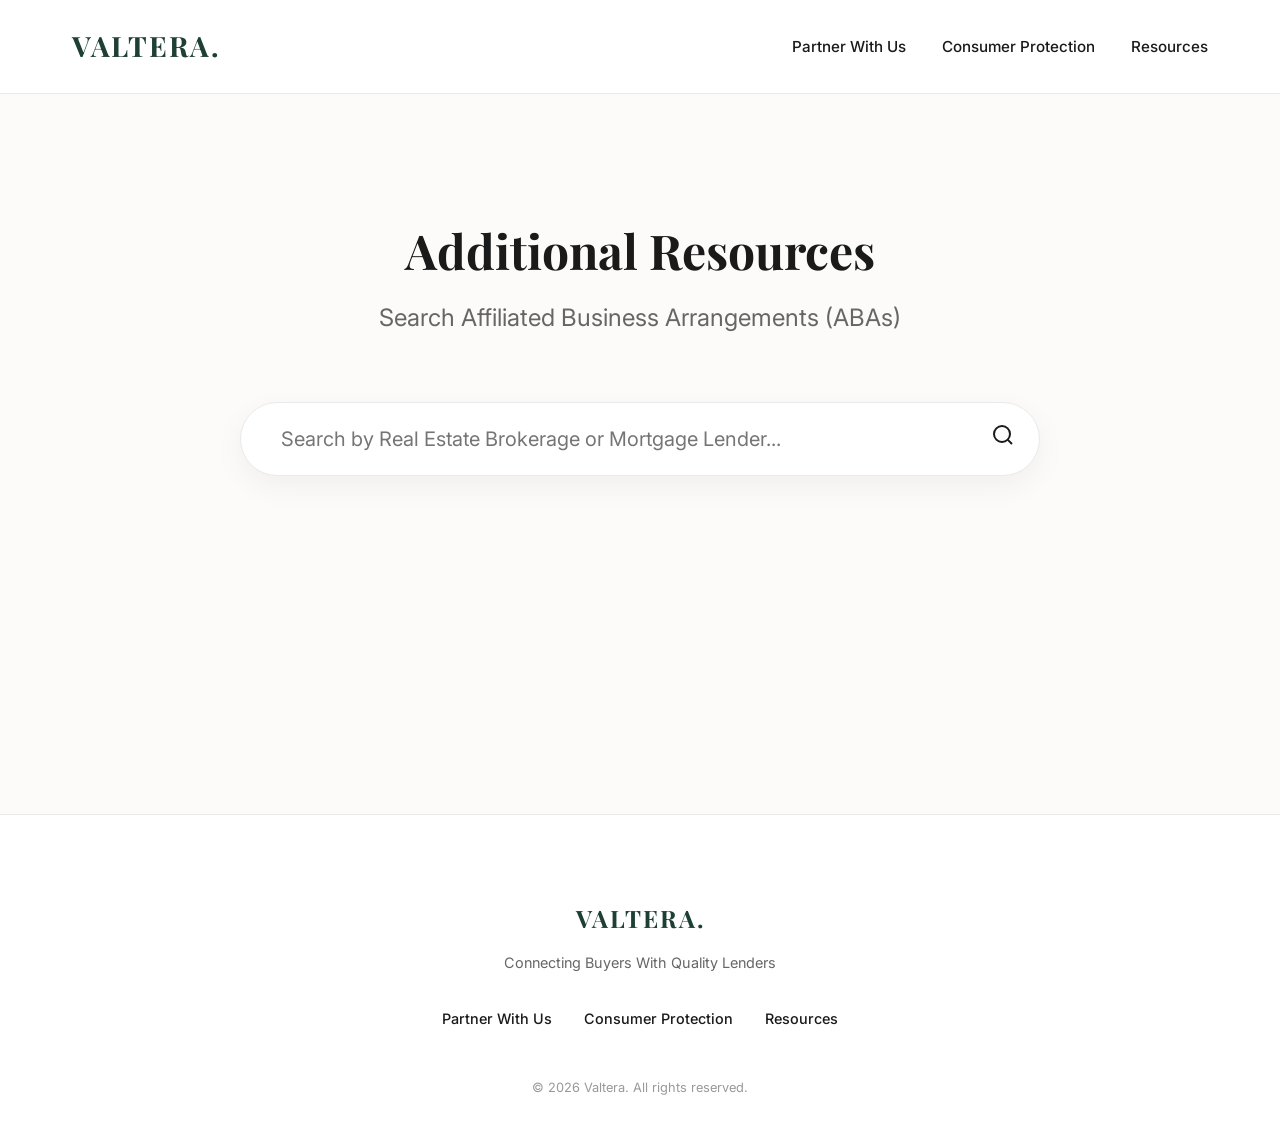
<file: v2.0/resources.html>
<!DOCTYPE html>
<html lang="en">
<head>
    <meta charset="UTF-8">
    <meta name="viewport" content="width=device-width, initial-scale=1.0">
    <title>Resources | Valtera</title>
    
    <link rel="icon" type="image/png" href="V.FavIcon.png">
    <link rel="preconnect" href="https://fonts.googleapis.com">
    <link rel="preconnect" href="https://fonts.gstatic.com" crossorigin>
    <link href="https://fonts.googleapis.com/css2?family=Inter:wght@300;400;500;600&family=Playfair+Display:ital,wght@0,400;0,600;0,700;1,400&display=swap" rel="stylesheet">
    <link rel="stylesheet" href="v2.css">
</head>
<body>

    <nav class="valtera-nav">
        <div class="nav-container">
            <a href="index.html" class="nav-logo">VALTERA.</a>
            <div class="nav-links">
                <a href="partner.html">Partner With Us</a>
                <a href="consumer-protection.html">Consumer Protection</a>
                <a href="resources.html">Resources</a>
            </div>
        </div>
    </nav>

    <main class="aba-search-section">
        <div class="container">
            <header class="text-center search-header">
                <h1 class="page-title text-dark">Additional Resources</h1>
                <h2 class="search-subtitle">Search Affiliated Business Arrangements (ABAs)</h2>
            </header>

            <div class="search-bar-wrapper">
                <input type="text" id="abaSearchInput" class="aba-search-input" placeholder="Search by Real Estate Brokerage or Mortgage Lender...">
                <span class="search-icon">
                    <svg width="24" height="24" viewBox="0 0 24 24" fill="none" stroke="currentColor" stroke-width="2"><circle cx="11" cy="11" r="8"></circle><line x1="21" y1="21" x2="16.65" y2="16.65"></line></svg>
                </span>
            </div>

            <div class="aba-results-container" id="abaResults">
                <div class="aba-card">
                    <div class="aba-card-header">
                        <h3>Horizon Realty Group <span>(Real Estate Services)</span> - BlueStone Mortgage <span>(Mortgage Services)</span></h3>
                        <span class="nmls-badge">NMLS #123456</span>
                    </div>
                    <div class="aba-officers">
                        <h4>Loan Officers</h4>
                        <ul>
                            <li>Patricia Thomas | (555) 456-7890 | patricia.thomas@bluestone.com | NMLS #111222</li>
                            <li>James Caldwell | (555) 456-7891 | james.caldwell@bluestone.com | NMLS #333444</li>
                        </ul>
                    </div>
                </div>
                <div class="aba-card">
                    <div class="aba-card-header">
                        <h3>Vanguard Property Associates <span>(Real Estate Services)</span> - First Choice Lending <span>(Mortgage Services)</span></h3>
                        <span class="nmls-badge">NMLS #654321</span>
                    </div>
                    <div class="aba-officers">
                        <h4>Loan Officers</h4>
                        <ul>
                            <li>Sarah Jenkins | (555) 234-5678 | s.jenkins@firstchoice.com | NMLS #555666</li>
                            <li>Marcus Webb | (555) 234-5679 | m.webb@firstchoice.com | NMLS #777888</li>
                        </ul>
                    </div>
                </div>
                <div class="aba-card">
                    <div class="aba-card-header">
                        <h3>Sterling Real Estate <span>(Real Estate Services)</span> - Beacon Home Funding <span>(Mortgage Services)</span></h3>
                        <span class="nmls-badge">NMLS #987654</span>
                    </div>
                    <div class="aba-officers">
                        <h4>Loan Officers</h4>
                        <ul>
                            <li>Elena Rodriguez | (555) 876-5432 | elena.r@beaconfunding.com | NMLS #999000</li>
                            <li>David Chen | (555) 876-5433 | david.c@beaconfunding.com | NMLS #123123</li>
                        </ul>
                    </div>
                </div>
            </div>

            <div id="abaEhoContainer" style="display: none; justify-content: flex-end; max-width: 900px; margin: 1rem auto 0;">
                <img src="EqualHousingO-BlackLogo.png" alt="Equal Housing Opportunity" style="height: 40px; width: auto; opacity: 0.8;">
            </div>
            
            <div id="noResultsMsg" class="no-results" style="display: none;">
                <p>No affiliated business arrangements found matching your search.</p>
            </div>
        </div>
    </main>

    <footer class="premium-footer">
        <div class="container text-center">
            <a href="index.html" style="text-decoration: none;"><h2 class="footer-logo">VALTERA.</h2></a>
            <p class="footer-tagline">Connecting Buyers With Quality Lenders</p>
            <div class="footer-links">
                <a href="partner.html">Partner With Us</a>
                <a href="consumer-protection.html">Consumer Protection</a>
                <a href="resources.html">Resources</a>
            </div>
            <p class="footer-copyright">© 2026 Valtera. All rights reserved.</p>
        </div>
    </footer>

    <script>
        document.addEventListener('DOMContentLoaded', function() {
            const searchInput = document.getElementById('abaSearchInput');
            const abaCards = document.querySelectorAll('.aba-card');
            const noResultsMsg = document.getElementById('noResultsMsg');
            const abaEhoContainer = document.getElementById('abaEhoContainer');

            abaCards.forEach(card => card.style.display = 'none');

            searchInput.addEventListener('keyup', function() {
                const searchTerm = searchInput.value.toLowerCase();
                let visibleCount = 0;

                if (searchTerm.length === 0) {
                    abaCards.forEach(card => card.style.display = 'none');
                    noResultsMsg.style.display = 'none';
                    abaEhoContainer.style.display = 'none';
                    return;
                }

                abaCards.forEach(card => {
                    if (card.textContent.toLowerCase().includes(searchTerm)) {
                        card.style.display = 'block';
                        visibleCount++;
                    } else {
                        card.style.display = 'none';
                    }
                });

                if (visibleCount === 0) {
                    noResultsMsg.style.display = 'block';
                    abaEhoContainer.style.display = 'none';
                } else {
                    noResultsMsg.style.display = 'none';
                    abaEhoContainer.style.display = 'flex'; 
                }
            });
        });
    </script>
</body>
</html>
</file>
<file: v2.0/v2.css>
/* --- VALTERA MASTER DESIGN SYSTEM --- */
:root {
    --primary-color: #1E3F33; /* Deep Forest Green */
    --accent-color: #B89A6A; /* Soft Champagne Gold */
    --bg-light: #FCFBF9; /* Warm Ivory */
    --text-dark: #1A1A1A; /* Charcoal */
    --text-muted: #666666;
    
    --font-serif: 'Playfair Display', serif;
    --font-sans: 'Inter', sans-serif;
}

html, body {
    margin: 0;
    padding: 0;
    box-sizing: border-box;
    font-family: var(--font-sans);
    background-color: var(--bg-light);
    color: var(--text-dark);
    line-height: 1.6;
}

*, *::before, *::after {
    box-sizing: inherit;
}

.container {
    max-width: 1200px;
    margin: 0 auto;
    padding: 0 2rem;
}

.text-center { text-align: center; }
.bg-ivory { background-color: var(--bg-light); padding: 5rem 0; }

/* --- NAVIGATION --- */
.valtera-nav {
    background-color: #ffffff;
    padding: 1.5rem 0;
    border-bottom: 1px solid #EAEAEA;
    position: sticky;
    top: 0;
    z-index: 100;
}

.nav-container {
    max-width: 1200px;
    margin: 0 auto;
    padding: 0 2rem;
    display: flex;
    justify-content: space-between;
    align-items: center;
}

.nav-logo {
    font-family: var(--font-serif);
    font-size: 1.75rem;
    font-weight: 700;
    color: var(--primary-color);
    text-decoration: none;
    letter-spacing: 2px;
}

.nav-links a {
    font-family: var(--font-sans);
    text-decoration: none;
    color: var(--text-dark);
    margin-left: 2rem;
    font-size: 0.95rem;
    font-weight: 500;
    transition: color 0.3s ease;
}

.nav-links a:hover { color: var(--accent-color); }

.btn-primary {
    background-color: var(--primary-color);
    color: #ffffff !important;
    padding: 0.75rem 1.5rem;
    border-radius: 4px;
    border: none;
    cursor: pointer;
}

.btn-primary:hover { background-color: #142a22; }

.btn-outline-primary {
    background: transparent;
    color: var(--primary-color);
    border: 1px solid var(--primary-color);
    padding: 0.75rem 1.5rem;
    border-radius: 4px;
    font-family: var(--font-sans);
    font-weight: 500;
    cursor: pointer;
    width: 100%;
    transition: all 0.3s ease;
    margin-top: auto; 
}

.btn-outline-primary:hover {
    background: var(--primary-color);
    color: #ffffff;
}

.btn-accent {
    display: inline-block;
    background-color: var(--accent-color);
    color: #ffffff;
    padding: 1rem 2.5rem;
    border-radius: 4px;
    text-decoration: none;
    font-weight: 600;
    letter-spacing: 1px;
    transition: background 0.3s ease;
}

.btn-accent:hover { background-color: #A38555; }

/* --- INDEX: HERO SECTION --- */
.hero-section {
    position: relative;
    height: 80vh;
    min-height: 600px;
    display: flex;
    align-items: center;
    justify-content: center;
    text-align: center;
    background-image: url('https://images.unsplash.com/photo-1600596542815-ffad4c1539a9?auto=format&fit=crop&q=80');
    background-size: cover;
    background-position: center;
    background-attachment: fixed;
}

.hero-image-overlay {
    position: absolute;
    top: 0; left: 0; right: 0; bottom: 0;
    background: linear-gradient(to bottom, rgba(28,30,33,0.3), rgba(28,30,33,0.7));
    z-index: 1;
}

.hero-content {
    position: relative;
    z-index: 2;
    max-width: 800px;
    padding: 0 2rem 100px;
    color: #ffffff;
}

.hero-kicker {
    font-size: 0.85rem;
    text-transform: uppercase;
    letter-spacing: 3px;
    color: var(--accent-color);
    font-weight: 600;
    margin-bottom: 1rem;
    display: block;
}

.hero-title {
    font-family: var(--font-serif);
    font-size: 4.5rem;
    font-weight: 600;
    margin-bottom: 1.5rem;
    line-height: 1.1;
}

.hero-subtitle {
    font-size: 1.25rem;
    font-weight: 300;
    margin-bottom: 3rem;
    opacity: 0.9;
}

.search-shell {
    background: #ffffff;
    padding: 0.5rem;
    border-radius: 50px;
    max-width: 600px;
    margin: 0 auto;
    box-shadow: 0 10px 30px rgba(0,0,0,0.15);
}

.search-input-group {
    display: flex;
    align-items: center;
    padding: 0.5rem 1.5rem;
}

.premium-dropdown {
    border: none;
    outline: none;
    width: 100%;
    font-size: 1.1rem;
    font-family: var(--font-sans);
    color: var(--text-dark);
    cursor: pointer;
    background: transparent;
    padding-left: 10px;
}

/* --- INDEX: LENDER GRID & LIST VIEW --- */
.lender-results-section {
    display: none;
    animation: fadeIn 0.6s ease-out;
    scroll-margin-top: 100px; 
}

@keyframes fadeIn {
    from { opacity: 0; transform: translateY(20px); }
    to { opacity: 1; transform: translateY(0); }
}

.view-toggle-container {
    display: flex;
    justify-content: center;
    gap: 0.5rem;
    margin-bottom: 2rem;
}

.view-btn {
    background: #ffffff;
    border: 1px solid #EAEAEA;
    padding: 0.5rem 0.75rem;
    border-radius: 4px;
    color: var(--text-muted);
    cursor: pointer;
    transition: all 0.2s ease;
    display: flex;
    align-items: center;
    justify-content: center;
}

.view-btn:hover { color: var(--primary-color); border-color: #DCE1E5; }

.view-btn.active {
    background: var(--bg-light);
    color: var(--primary-color);
    border-color: var(--primary-color);
    box-shadow: 0 2px 5px rgba(30, 63, 51, 0.1);
}

.lender-grid {
    display: grid;
    grid-template-columns: repeat(auto-fit, minmax(320px, 1fr));
    grid-auto-rows: 1fr;
    gap: 2rem;
    max-width: 1100px;
    margin: 0 auto;
    align-items: start;
}

.premium-card {
    background: #ffffff;
    border: 1px solid #EAEAEA;
    border-radius: 4px;
    padding: 2.5rem;
    box-shadow: 0 4px 20px rgba(0,0,0,0.03);
    transition: transform 0.3s ease, box-shadow 0.3s ease;
    display: flex; 
    flex-direction: column;
    height: 100%; 
}

.premium-card:hover {
    transform: translateY(-5px);
    box-shadow: 0 12px 30px rgba(0,0,0,0.08);
}

.lender-header { 
    margin-bottom: 1.25rem; 
    min-height: 100px;
    display: flex;
    flex-direction: column;
    justify-content: space-between;
}
.lender-name { font-family: var(--font-serif); font-size: 1.5rem; color: var(--primary-color); margin-bottom: 0.25rem; }
.premium-rating { color: var(--accent-color); font-size: 1.1rem; letter-spacing: 2px; }
.rating-number { font-family: var(--font-sans); color: var(--text-muted); font-size: 0.9rem; margin-left: 0.5rem; letter-spacing: 0; }

.expandable-wrapper {
    position: relative;
    cursor: pointer;
    width: 100%;
    margin-bottom: 2rem;
    padding-bottom: 15px;
}

.lender-grid .expandable-wrapper {
    flex-grow: 1; 
}

.expandable-text {
    font-size: 0.95rem;
    color: var(--text-muted);
    line-height: 1.6;
    max-height: 4.8em; 
    overflow: hidden;
    transition: max-height 0.4s ease-out;
}

.expandable-wrapper.has-overflow:not(.expanded) .expandable-text {
    -webkit-mask-image: linear-gradient(to bottom, #000 50%, transparent 100%);
    mask-image: linear-gradient(to bottom, #000 50%, transparent 100%);
}

.expandable-wrapper.expanded .expandable-text {
    max-height: 600px; 
}

.expandable-toggle-btn {
    position: absolute;
    bottom: -5px;
    left: 50%;
    transform: translateX(-50%);
    color: var(--text-muted);
    display: none;
    pointer-events: none; 
    transition: transform 0.4s ease;
}

.expandable-wrapper.has-overflow .expandable-toggle-btn {
    display: block; 
}

.expandable-wrapper.expanded .expandable-toggle-btn {
    transform: translateX(-50%) rotate(180deg);
}

/* List View Overrides */
.lender-grid.list-layout { grid-template-columns: 1fr; max-width: 900px; grid-auto-rows: auto; }
.lender-grid.list-layout .premium-card { flex-direction: row; align-items: center; justify-content: space-between; padding: 2rem 2.5rem; gap: 2rem; }
.lender-grid.list-layout .lender-header { margin-bottom: 0; flex: 1; min-height: auto; }
.lender-grid.list-layout .expandable-wrapper { margin-bottom: 0; flex: 2; }
.lender-grid.list-layout .btn-outline-primary { width: auto; white-space: nowrap; margin-top: 0; }

/* --- INDEX: COMING SOON --- */
.coming-soon-box {
    text-align: center;
    background: #ffffff;
    border: 1px solid #EAEAEA;
    border-top: 4px solid var(--accent-color);
    padding: 4rem 2rem;
    border-radius: 4px;
    max-width: 600px;
    margin: 0 auto;
    box-shadow: 0 10px 30px rgba(0,0,0,0.05);
    animation: fadeIn 0.4s ease-out;
}
.coming-soon-icon { font-size: 2.5rem; margin-bottom: 1rem; color: var(--primary-color); }
.coming-soon-box h3 { font-family: var(--font-serif); font-size: 2rem; color: var(--primary-color); margin-bottom: 1rem; }
.coming-soon-box p { color: var(--text-muted); font-size: 1.1rem; line-height: 1.6; }

/* --- INDEX: ETYMOLOGY & MISSION --- */
.etymology-section { padding: 6rem 0; background-color: var(--bg-light); border-top: 1px solid #EAEAEA; }
.section-title { font-family: var(--font-serif); font-size: 2.5rem; color: var(--primary-color); margin-bottom: 4rem; text-align: center; }
.etymology-grid { display: flex; justify-content: center; align-items: center; gap: 4rem; margin-bottom: 3rem; }
.word-card { text-align: center; }
.latin-word { font-family: var(--font-serif); font-size: 3rem; color: var(--primary-color); margin-bottom: 0.5rem; }
.word-type { display: block; font-size: 0.85rem; text-transform: uppercase; letter-spacing: 2px; color: var(--accent-color); margin-bottom: 1rem; }
.word-divider { width: 2px; height: 100px; background-color: #EAEAEA; }
.etymology-conclusion { max-width: 850px; margin: 0 auto; font-size: 1.15rem; color: var(--text-muted); }

.mission-section { padding: 6rem 0; background-color: #ffffff; }
.mission-grid { display: flex; justify-content: space-between; align-items: stretch; gap: 3rem; text-align: center; }
.mission-card { flex: 1; padding: 2rem; border: 1px solid transparent; transition: border 0.3s ease; }
.mission-card:hover { border: 1px solid #EAEAEA; border-radius: 4px; }
.mission-icon { font-size: 2rem; color: var(--accent-color); margin-bottom: 1.5rem; }
.mission-card h3 { 
    font-family: var(--font-serif); 
    font-size: 1.35rem; 
    color: var(--primary-color); 
    margin-bottom: 1rem; 
    white-space: nowrap; 
}
.mission-card p { color: var(--text-muted); font-size: 1rem; }

/* --- INDEX: PARTNER CTA --- */
.partner-cta { background-color: var(--primary-color); color: #ffffff; padding: 6rem 0; }
.cta-title { font-family: var(--font-serif); font-size: 3rem; margin-bottom: 1rem; }
.cta-subtitle { font-size: 1.1rem; font-weight: 300; opacity: 0.9; margin-bottom: 2.5rem; line-height: 1.6; }

/* --- INDEX: MODAL --- */
.modal-overlay {
    position: fixed;
    top: 0; left: 0; right: 0; bottom: 0;
    background: rgba(26, 26, 26, 0.8);
    backdrop-filter: blur(5px);
    display: none;
    align-items: center;
    justify-content: center;
    z-index: 9999;
    opacity: 0;
    transition: opacity 0.3s ease;
}
.modal-overlay.active { display: flex; opacity: 1; }
.modal-container { background: #ffffff; width: 90%; max-width: 700px; border-radius: 4px; padding: 3rem; position: relative; box-shadow: 0 20px 50px rgba(0,0,0,0.2); transform: translateY(20px); transition: transform 0.3s ease; max-height: 90vh; overflow-y: auto;}
.modal-overlay.active .modal-container { transform: translateY(0); }
.close-modal { position: absolute; top: 1.5rem; right: 1.5rem; background: transparent; border: none; font-size: 2rem; color: var(--text-muted); cursor: pointer; transition: color 0.3s ease; }
.close-modal:hover { color: var(--text-dark); }
.modal-header { border-bottom: 1px solid #EAEAEA; padding-bottom: 1.5rem; margin-bottom: 1.5rem; }
.modal-lender-name { font-family: var(--font-serif); font-size: 2rem; color: var(--primary-color); transition: color 0.2s ease; }
.modal-lender-name:hover { color: var(--accent-color); }
.modal-subtitle { font-size: 1.25rem; color: var(--text-dark); margin-bottom: 2rem; }
.officer-profile { display: flex; gap: 2rem; align-items: flex-start; }
.officer-avatar { width: 100px; height: 100px; background-color: #EAEAEA; border-radius: 50%; flex-shrink: 0; object-fit: cover; transition: transform 0.2s ease; }
.officer-avatar:hover { transform: scale(1.05); }
.officer-name { font-family: var(--font-serif); font-size: 1.5rem; margin-bottom: 0.5rem; transition: color 0.2s ease; }
.officer-name:hover { color: var(--accent-color); }
.officer-bio { color: var(--text-muted); font-size: 0.95rem; line-height: 1.6; margin-bottom: 1.5rem; }
.officer-contact a { display: block; color: var(--primary-color); text-decoration: none; font-weight: 500; margin-bottom: 0.5rem; }
.officer-contact a:hover { text-decoration: underline; }

/* --- RESOURCES PAGE --- */
.page-header { background-color: var(--primary-color); color: #ffffff; padding: 5rem 2rem; }
.page-title { font-family: var(--font-serif); font-size: 3rem; margin-bottom: 1rem; line-height: 1.2; }
.page-subtitle { font-size: 1.2rem; font-weight: 300; opacity: 0.9; }
.article-section { padding: 4rem 0 6rem; }
.article-grid { display: grid; grid-template-columns: 280px 1fr; gap: 4rem; align-items: start; }
.article-sidebar { position: sticky; top: 100px; }
.sidebar-box { background: #ffffff; border: 1px solid #EAEAEA; border-radius: 4px; padding: 2rem; box-shadow: 0 4px 15px rgba(0,0,0,0.03); }
.sidebar-title { font-family: var(--font-sans); font-size: 0.95rem; text-transform: uppercase; letter-spacing: 1px; color: var(--text-muted); margin-bottom: 1.5rem; padding-bottom: 1rem; border-bottom: 1px solid #EAEAEA; }
.sidebar-nav { list-style: none; }
.sidebar-nav li { margin-bottom: 1rem; }
.sidebar-nav a { text-decoration: none; color: var(--text-dark); font-size: 0.95rem; transition: color 0.2s ease; display: block; line-height: 1.4; border-left: 3px solid transparent; padding-left: 0; margin-left: 0; transition: all 0.2s ease;}
.sidebar-nav a:hover { color: var(--accent-color); }
.sidebar-nav a.active { color: var(--primary-color); font-weight: 700; border-left: 3px solid var(--accent-color); padding-left: 10px; margin-left: -13px; }

.article-content { max-width: 800px; }
.content-block { scroll-margin-top: 120px; } 
.content-block h2 { font-family: var(--font-serif); font-size: 2rem; color: var(--primary-color); margin-bottom: 1.5rem; line-height: 1.3; }
.content-block p { font-size: 1.1rem; color: var(--text-dark); margin-bottom: 1.5rem; line-height: 1.8; }
.content-divider { height: 1px; background-color: #EAEAEA; margin: 3rem 0; }
.custom-bullet-list { list-style: none; padding-left: 0; margin-top: 2rem; }
.custom-bullet-list li { position: relative; padding-left: 2rem; margin-bottom: 1.25rem; font-size: 1.1rem; line-height: 1.6; }
.custom-bullet-list li::before { content: "•"; color: var(--accent-color); font-size: 2rem; position: absolute; left: 0; top: -8px; }
.commitment-box { background-color: #ffffff; border-left: 4px solid var(--accent-color); padding: 3rem; border-radius: 0 4px 4px 0; box-shadow: 0 10px 30px rgba(0,0,0,0.05); }
.commitment-box p:first-of-type { font-size: 1.25rem; color: var(--primary-color); line-height: 1.6; }

/* --- ABA SEARCH PAGE --- */
.aba-search-section { padding: 6rem 0; min-height: 80vh; }
.search-header { margin-bottom: 4rem; }
.search-subtitle { font-size: 1.5rem; font-weight: 400; color: var(--text-muted); }
.search-bar-wrapper { max-width: 800px; margin: 0 auto 4rem; position: relative; background: #ffffff; border-radius: 50px; border: 1px solid #EAEAEA; box-shadow: 0 10px 30px rgba(0,0,0,0.05); display: flex; align-items: center; padding: 0.5rem 1.5rem; transition: box-shadow 0.3s ease; }
.search-bar-wrapper:focus-within { box-shadow: 0 10px 30px rgba(30, 63, 51, 0.15); border-color: var(--primary-color); }
.aba-search-input { flex: 1; border: none; outline: none; font-size: 1.25rem; font-family: var(--font-sans); padding: 1rem; color: var(--text-dark); background: transparent; }
.aba-results-container { max-width: 900px; margin: 0 auto; }
.aba-card { background: #ffffff; border-left: 4px solid var(--primary-color); padding: 2.5rem; margin-bottom: 2rem; border-radius: 4px; box-shadow: 0 4px 15px rgba(0,0,0,0.03); transition: transform 0.2s ease; }
.aba-card:hover { transform: translateX(5px); }
.aba-card-header { display: flex; justify-content: space-between; align-items: flex-start; border-bottom: 1px solid #EAEAEA; padding-bottom: 1.5rem; margin-bottom: 1.5rem; }
.aba-card-header h3 { font-family: var(--font-serif); font-size: 1.4rem; color: var(--text-dark); max-width: 80%; line-height: 1.4; }
.aba-card-header h3 span { font-family: var(--font-sans); font-size: 1rem; color: var(--text-muted); font-weight: 400; }
.nmls-badge { background: var(--bg-light); color: var(--text-muted); padding: 0.5rem 1rem; border-radius: 50px; font-size: 0.85rem; font-weight: 500; letter-spacing: 1px; }
.aba-officers h4 { font-size: 0.95rem; text-transform: uppercase; letter-spacing: 1px; color: var(--accent-color); margin-bottom: 1rem; }
.aba-officers ul { list-style: none; padding: 0; }
.aba-officers li { font-size: 1rem; color: var(--text-muted); margin-bottom: 0.75rem; line-height: 1.6; }
.no-results { text-align: center; font-size: 1.25rem; color: var(--text-muted); padding: 3rem; }

/* --- PARTNER FORM PAGE --- */
.partner-section { padding: 6rem 0; min-height: 85vh; }
.partner-grid { display: grid; grid-template-columns: 1fr 1fr; gap: 5rem; align-items: center; }
.partner-headline { font-family: var(--font-serif); font-size: 3.5rem; color: var(--primary-color); line-height: 1.1; margin: 1rem 0 2rem; }
.partner-intro { font-size: 1.2rem; color: var(--text-dark); line-height: 1.7; margin-bottom: 3rem; }
.standards-list { display: flex; flex-direction: column; gap: 2rem; }
.standard-item h4 { font-family: var(--font-sans); font-size: 1.1rem; color: var(--primary-color); margin-bottom: 0.5rem; font-weight: 600; }
.standard-item p { color: var(--text-muted); font-size: 0.95rem; line-height: 1.6; }
.premium-form-box { background: #ffffff; border: 1px solid #EAEAEA; padding: 3.5rem; border-radius: 4px; box-shadow: 0 15px 40px rgba(0,0,0,0.04); }
.premium-form-box h3 { font-family: var(--font-serif); font-size: 1.8rem; color: var(--text-dark); margin-bottom: 0.5rem; }
.form-instructions { font-size: 0.9rem; color: var(--text-muted); margin-bottom: 2.5rem; line-height: 1.5; }
.form-group { display: flex; flex-direction: column; margin-bottom: 1.5rem; }
.form-row { display: grid; grid-template-columns: 1fr 1fr; gap: 1.5rem; }
.premium-form-box label { font-size: 0.85rem; font-weight: 600; text-transform: uppercase; letter-spacing: 0.5px; color: var(--text-dark); margin-bottom: 0.5rem; }
.premium-form-box input, .premium-form-box select, .premium-form-box textarea { border: 1px solid #DCE1E5; padding: 0.85rem 1rem; font-family: var(--font-sans); font-size: 1rem; border-radius: 4px; color: var(--text-dark); background-color: #ffffff; transition: border-color 0.2s ease, box-shadow 0.2s ease; }
.premium-form-box input:focus, .premium-form-box select:focus, .premium-form-box textarea:focus { outline: none; border-color: var(--primary-color); box-shadow: 0 0 0 3px rgba(30, 63, 51, 0.08); }
.form-success-message { text-align: center; padding: 2rem 0; animation: fadeIn 0.4s ease-out; }
.form-success-message h4 { font-family: var(--font-serif); font-size: 1.75rem; color: var(--primary-color); margin-bottom: 1rem; }

/* --- FOOTER --- */
.premium-footer { background-color: #ffffff; padding: 4rem 0 2rem; border-top: 1px solid #EAEAEA;}
.footer-logo { font-family: var(--font-serif); font-size: 1.5rem; color: var(--primary-color); letter-spacing: 2px; margin-bottom: 0.5rem; }
.footer-tagline { color: var(--text-muted); font-size: 0.9rem; margin-bottom: 2rem; }
.footer-links { display: flex; justify-content: center; flex-wrap: wrap; gap: 2rem; margin-bottom: 3rem; }
.footer-links a { color: var(--text-dark); text-decoration: none; font-size: 0.9rem; font-weight: 500; transition: color 0.3s ease; }
.footer-links a:hover { color: var(--accent-color); }
.footer-copyright { color: #999999; font-size: 0.8rem; }

/* --- MEDIA QUERIES (Mobile Fixes) --- */
@media (max-width: 1024px) {
    .mission-card h3 { white-space: normal; } 
}
@media (max-width: 968px) {
    .partner-grid, .article-grid, .savings-grid { grid-template-columns: 1fr; gap: 3rem; }
    .article-sidebar { position: relative; top: 0; }
    .premium-form-box { padding: 2rem; }
}
@media (max-width: 768px) {
    .lender-grid.list-layout .premium-card { flex-direction: column; align-items: flex-start; gap: 1rem; }
    .lender-grid.list-layout .btn-outline-primary { width: 100%; }
}
@media (max-width: 500px) {
    .form-row { grid-template-columns: 1fr; gap: 0; }
}
</file>
<file: v3.css>
/* --- VALTERA MASTER DESIGN SYSTEM --- */
:root {
   --primary-color: #1E3F33; /* Deep Forest Green */
   --accent-color: #B89A6A; /* Soft Champagne Gold */
   --bg-light: #FCFBF9; /* Warm Ivory */
   --text-dark: #1A1A1A; /* Charcoal */
   --text-muted: #666666;
  
   --font-serif: 'Playfair Display', serif;
   --font-sans: 'Inter', sans-serif;
}


html, body {
   margin: 0;
   padding: 0;
   box-sizing: border-box;
   font-family: var(--font-sans);
   background-color: var(--bg-light);
   color: var(--text-dark);
   line-height: 1.6;
}


*, *::before, *::after {
   box-sizing: inherit;
}


.container {
   max-width: 1200px;
   margin: 0 auto;
   padding: 0 2rem;
}


.text-center { text-align: center; }
.bg-ivory { background-color: var(--bg-light); padding: 5rem 0; }


/* --- NAVIGATION --- */
.valtera-nav {
   background-color: #ffffff;
   padding: 1.5rem 0;
   border-bottom: 1px solid #EAEAEA;
   position: sticky;
   top: 0;
   z-index: 100;
}


.nav-container {
   max-width: 1200px;
   margin: 0 auto;
   padding: 0 2rem;
   display: flex;
   justify-content: space-between;
   align-items: center;
}


.nav-logo {
   font-family: var(--font-serif);
   font-size: 1.75rem;
   font-weight: 700;
   color: var(--primary-color);
   text-decoration: none;
   letter-spacing: 2px;
   z-index: 102;
}


.nav-links a {
   font-family: var(--font-sans);
   text-decoration: none;
   color: var(--text-dark);
   margin-left: 2rem;
   font-size: 0.95rem;
   font-weight: 500;
   transition: color 0.3s ease;
}


.nav-links a:hover { color: var(--accent-color); }


/* Hamburger Button Styling (Hidden on Desktop) */
.hamburger {
   display: none;
   cursor: pointer;
   border: none;
   background: transparent;
   padding: 0;
   z-index: 102;
}


.hamburger .bar {
   display: block;
   width: 25px;
   height: 2px;
   margin: 5px auto;
   transition: all 0.3s ease-in-out;
   background-color: var(--primary-color);
}


.btn-primary {
   background-color: var(--primary-color);
   color: #ffffff !important;
   padding: 0.75rem 1.5rem;
   border-radius: 4px;
   border: none;
   cursor: pointer;
}


.btn-primary:hover { background-color: #142a22; }


.btn-outline-primary {
   background: transparent;
   color: var(--primary-color);
   border: 1px solid var(--primary-color);
   padding: 0.75rem 1.5rem;
   border-radius: 4px;
   font-family: var(--font-sans);
   font-weight: 500;
   cursor: pointer;
   width: 100%;
   transition: all 0.3s ease;
   margin-top: auto;
}


.btn-outline-primary:hover {
   background: var(--primary-color);
   color: #ffffff;
}


.btn-accent {
   display: inline-block;
   background-color: var(--accent-color);
   color: #ffffff;
   padding: 1rem 2.5rem;
   border-radius: 4px;
   text-decoration: none;
   font-weight: 600;
   letter-spacing: 1px;
   transition: background 0.3s ease;
}


.btn-accent:hover { background-color: #A38555; }


/* --- INDEX: HERO SECTION --- */
.hero-section {
   position: relative;
   height: 80vh;
   min-height: 600px;
   display: flex;
   align-items: center;
   justify-content: center;
   text-align: center;
   background-image: url('https://images.unsplash.com/photo-1600596542815-ffad4c1539a9?auto=format&fit=crop&q=80');
   background-size: cover;
   background-position: center;
   background-attachment: fixed;
}


.hero-image-overlay {
   position: absolute;
   top: 0; left: 0; right: 0; bottom: 0;
   background: linear-gradient(to bottom, rgba(28,30,33,0.3), rgba(28,30,33,0.7));
   z-index: 1;
}


.hero-content {
   position: relative;
   z-index: 2;
   max-width: 800px;
   padding: 0 2rem 100px;
   color: #ffffff;
}


.hero-kicker {
   font-size: 0.85rem;
   text-transform: uppercase;
   letter-spacing: 3px;
   color: var(--accent-color);
   font-weight: 600;
   margin-bottom: 1rem;
   display: block;
}


.hero-title {
   font-family: var(--font-serif);
   font-size: 4.5rem;
   font-weight: 600;
   margin-bottom: 1.5rem;
   line-height: 1.1;
}


.hero-subtitle {
   font-size: 1.25rem;
   font-weight: 300;
   margin-bottom: 3rem;
   opacity: 0.9;
}


.search-shell {
   background: #ffffff;
   padding: 0.5rem;
   border-radius: 50px;
   max-width: 600px;
   margin: 0 auto;
   box-shadow: 0 10px 30px rgba(0,0,0,0.15);
}


.search-input-group {
   display: flex;
   align-items: center;
   padding: 0.5rem 1.5rem;
}


.premium-dropdown {
   border: none;
   outline: none;
   width: 100%;
   font-size: 1.1rem;
   font-family: var(--font-sans);
   color: var(--text-dark);
   cursor: pointer;
   background: transparent;
   padding-left: 10px;
}


/* --- INDEX: LENDER GRID & LIST VIEW --- */
.lender-results-section {
   display: none;
   animation: fadeIn 0.6s ease-out;
   scroll-margin-top: 100px;
}


@keyframes fadeIn {
   from { opacity: 0; transform: translateY(20px); }
   to { opacity: 1; transform: translateY(0); }
}


.view-toggle-container {
   display: flex;
   justify-content: center;
   gap: 0.5rem;
   margin-bottom: 2rem;
}


.view-btn {
   background: #ffffff;
   border: 1px solid #EAEAEA;
   padding: 0.5rem 0.75rem;
   border-radius: 4px;
   color: var(--text-muted);
   cursor: pointer;
   transition: all 0.2s ease;
   display: flex;
   align-items: center;
   justify-content: center;
}


.view-btn:hover { color: var(--primary-color); border-color: #DCE1E5; }


.view-btn.active {
   background: var(--bg-light);
   color: var(--primary-color);
   border-color: var(--primary-color);
   box-shadow: 0 2px 5px rgba(30, 63, 51, 0.1);
}


.lender-grid {
   display: grid;
   grid-template-columns: repeat(auto-fit, minmax(320px, 1fr));
   grid-auto-rows: 1fr;
   gap: 2rem;
   max-width: 1100px;
   margin: 0 auto;
   align-items: start;
}


.premium-card {
   background: #ffffff;
   border: 1px solid #EAEAEA;
   border-radius: 4px;
   padding: 2.5rem;
   box-shadow: 0 4px 20px rgba(0,0,0,0.03);
   transition: transform 0.3s ease, box-shadow 0.3s ease;
   display: flex;
   flex-direction: column;
   height: 100%;
}


.premium-card:hover {
   transform: translateY(-5px);
   box-shadow: 0 12px 30px rgba(0,0,0,0.08);
}


.lender-header {
   margin-bottom: 1.25rem;
   min-height: 100px;
   display: flex;
   flex-direction: column;
   justify-content: space-between;
}
.lender-name { font-family: var(--font-serif); font-size: 1.5rem; color: var(--primary-color); margin-bottom: 0.25rem; }
.premium-rating { color: var(--accent-color); font-size: 1.1rem; letter-spacing: 2px; }
.rating-number { font-family: var(--font-sans); color: var(--text-muted); font-size: 0.9rem; margin-left: 0.5rem; letter-spacing: 0; }


.lender-grid .expandable-wrapper {
   flex-grow: 1;
}


.expandable-text {
   font-size: 0.95rem;
   color: var(--text-muted);
   line-height: 1.6;
   max-height: 4.8em;
   overflow: hidden;
   transition: max-height 0.4s ease-out;
}


.expandable-wrapper.has-overflow:not(.expanded) .expandable-text {
   -webkit-mask-image: linear-gradient(to bottom, #000 50%, transparent 100%);
   mask-image: linear-gradient(to bottom, #000 50%, transparent 100%);
}


.expandable-wrapper.expanded .expandable-text {
   max-height: 600px;
}


.expandable-wrapper.has-overflow .expandable-toggle-btn {
   display: block;
}


/* UPDATED: Moves arrow to the right instead of below */
.expandable-wrapper {
   position: relative;
   cursor: pointer;
   width: 100%;
   margin-bottom: 2rem;
   padding-right: 25px; /* Creates an empty lane on the right for the arrow */
   box-sizing: border-box;
}

.expandable-toggle-btn {
   position: absolute;
   bottom: 0;
   right: 0; /* Pins arrow to the bottom right */
   color: var(--text-muted);
   display: none;
   pointer-events: none;
   transition: transform 0.15s ease-in-out; /* Much faster and smoother */
}

.expandable-wrapper.expanded .expandable-toggle-btn {
   transform: rotate(180deg); /* Flips arrow up without shifting left/right */
}


/* List View Overrides */
.lender-grid.list-layout { grid-template-columns: 1fr; max-width: 900px; grid-auto-rows: 1fr; }
.lender-grid.list-layout .premium-card { flex-direction: row; align-items: center; justify-content: space-between; padding: 2rem 2.5rem; gap: 2rem; }
.lender-grid.list-layout .lender-header { margin-bottom: 0; flex: 1; min-height: auto; }
.lender-grid.list-layout .expandable-wrapper { margin-bottom: 0; flex: 2; }
.lender-grid.list-layout .btn-outline-primary { width: auto; white-space: nowrap; margin-top: 0; }


/* --- INDEX: COMING SOON --- */
.coming-soon-box {
   text-align: center;
   background: #ffffff;
   border: 1px solid #EAEAEA;
   border-top: 4px solid var(--accent-color);
   padding: 4rem 2rem;
   border-radius: 4px;
   max-width: 600px;
   margin: 0 auto;
   box-shadow: 0 10px 30px rgba(0,0,0,0.05);
   animation: fadeIn 0.4s ease-out;
}
.coming-soon-icon { font-size: 2.5rem; margin-bottom: 1rem; color: var(--primary-color); }
.coming-soon-box h3 { font-family: var(--font-serif); font-size: 2rem; color: var(--primary-color); margin-bottom: 1rem; }
.coming-soon-box p { color: var(--text-muted); font-size: 1.1rem; line-height: 1.6; }


/* --- INDEX: ETYMOLOGY & MISSION --- */
.etymology-section { padding: 6rem 0; background-color: var(--bg-light); border-top: 1px solid #EAEAEA; }
.section-title { font-family: var(--font-serif); font-size: 2.5rem; color: var(--primary-color); margin-bottom: 4rem; text-align: center; }
.etymology-grid { display: flex; justify-content: center; align-items: center; gap: 4rem; margin-bottom: 3rem; }
.word-card { text-align: center; }
.latin-word { font-family: var(--font-serif); font-size: 3rem; color: var(--primary-color); margin-bottom: 0.5rem; }
.word-type { display: block; font-size: 0.85rem; text-transform: uppercase; letter-spacing: 2px; color: var(--accent-color); margin-bottom: 1rem; }
.word-divider { width: 2px; height: 100px; background-color: #EAEAEA; }
.etymology-conclusion { max-width: 850px; margin: 0 auto; font-size: 1.15rem; color: var(--text-muted); }


.mission-section { padding: 6rem 0; background-color: #ffffff; }
.mission-grid { display: flex; justify-content: space-between; align-items: stretch; gap: 3rem; text-align: center; }
.mission-card { flex: 1; padding: 2rem; border: 1px solid transparent; transition: border 0.3s ease; }
.mission-card:hover { border: 1px solid #EAEAEA; border-radius: 4px; }
.mission-icon { font-size: 2rem; color: var(--accent-color); margin-bottom: 1.5rem; }
.mission-card h3 {
   font-family: var(--font-serif);
   font-size: 1.35rem;
   color: var(--primary-color);
   margin-bottom: 1rem;
   white-space: nowrap;
}
.mission-card p { color: var(--text-muted); font-size: 1rem; }


/* --- INDEX: PARTNER CTA --- */
.partner-cta { background-color: var(--primary-color); color: #ffffff; padding: 6rem 0; }
.cta-title { font-family: var(--font-serif); font-size: 3rem; margin-bottom: 1rem; }
.cta-subtitle { font-size: 1.1rem; font-weight: 300; opacity: 0.9; margin-bottom: 2.5rem; line-height: 1.6; }


/* --- INDEX: MODAL --- */
.modal-overlay {
   position: fixed;
   top: 0; left: 0; right: 0; bottom: 0;
   background: rgba(26, 26, 26, 0.95); /* Darkened to compensate for removing the heavy blur */
   display: none;
   align-items: center;
   justify-content: center;
   z-index: 9999;
   opacity: 0;
   transition: opacity 0.25s ease-out;
   will-change: opacity; /* Hardware acceleration */
}
.modal-overlay.active { display: flex; opacity: 1; }
.modal-container { 
   background: #ffffff; 
   width: 90%; 
   max-width: 700px; 
   border-radius: 4px; 
   padding: 3rem; 
   position: relative; 
   box-shadow: 0 20px 50px rgba(0,0,0,0.2); 
   transform: translateY(20px); 
   transition: transform 0.25s ease-out; 
   max-height: 90vh; 
   overflow-y: auto;
   will-change: transform; /* Hardware acceleration */
}
.modal-overlay.active .modal-container { transform: translateY(0); }
.close-modal { position: absolute; top: 1.5rem; right: 1.5rem; background: transparent; border: none; font-size: 2rem; color: var(--text-muted); cursor: pointer; transition: color 0.3s ease; }
.close-modal:hover { color: var(--text-dark); }
.modal-header { border-bottom: 1px solid #EAEAEA; padding-bottom: 1.5rem; margin-bottom: 1.5rem; }
.modal-lender-name { font-family: var(--font-serif); font-size: 2rem; color: var(--primary-color); transition: color 0.2s ease; }
.modal-lender-name:hover { color: var(--accent-color); }
.modal-subtitle { font-size: 1.25rem; color: var(--text-dark); margin-bottom: 2rem; }
.officer-profile { display: flex; gap: 2rem; align-items: flex-start; }
.officer-avatar { width: 160px; height: 160px; background-color: #EAEAEA; border-radius: 50%; flex-shrink: 0; object-fit: cover; transition: transform 0.2s ease; }
.officer-avatar:hover { transform: scale(1.05); }
.officer-name { font-family: var(--font-serif); font-size: 1.5rem; margin-bottom: 0.5rem; transition: color 0.2s ease; }
.officer-name:hover { color: var(--accent-color); }
.officer-bio { color: var(--text-muted); font-size: 0.95rem; line-height: 1.6; margin-bottom: 1.5rem; }
.officer-contact a { display: block; color: #B89A6A; text-decoration: none; font-weight: 500; margin-bottom: 0.5rem; }
.officer-contact a:hover { text-decoration: underline; }


/* --- RESOURCES PAGE --- */
.page-header { background-color: var(--primary-color); color: #ffffff; padding: 5rem 2rem; }
.page-title { font-family: var(--font-serif); font-size: 3rem; margin-bottom: 1rem; line-height: 1.2; }
.page-subtitle { font-size: 1.2rem; font-weight: 300; opacity: 0.9; }
.article-section { padding: 4rem 0 6rem; }
.article-grid { display: grid; grid-template-columns: 280px 1fr; gap: 4rem; align-items: start; }
.article-sidebar { position: sticky; top: 100px; }
.sidebar-box { background: #ffffff; border: 1px solid #EAEAEA; border-radius: 4px; padding: 2rem; box-shadow: 0 4px 15px rgba(0,0,0,0.03); }
.sidebar-title { font-family: var(--font-sans); font-size: 0.95rem; text-transform: uppercase; letter-spacing: 1px; color: var(--text-muted); margin-bottom: 1.5rem; padding-bottom: 1rem; border-bottom: 1px solid #EAEAEA; }
.sidebar-nav { list-style: none; }
.sidebar-nav li { margin-bottom: 1rem; }
.sidebar-nav a { text-decoration: none; color: var(--text-dark); font-size: 0.95rem; transition: color 0.2s ease; display: block; line-height: 1.4; border-left: 3px solid transparent; padding-left: 0; margin-left: 0; transition: all 0.2s ease;}
.sidebar-nav a:hover { color: var(--accent-color); }
.sidebar-nav a.active { color: var(--primary-color); font-weight: 700; border-left: 3px solid var(--accent-color); padding-left: 10px; margin-left: -13px; }


.article-content { max-width: 800px; }
.content-block { scroll-margin-top: 120px; }
.content-block h2 { font-family: var(--font-serif); font-size: 2rem; color: var(--primary-color); margin-bottom: 1.5rem; line-height: 1.3; }
.content-block p { font-size: 1.1rem; color: var(--text-dark); margin-bottom: 1.5rem; line-height: 1.8; }
.content-divider { height: 1px; background-color: #EAEAEA; margin: 3rem 0; }
.custom-bullet-list { list-style: none; padding-left: 0; margin-top: 2rem; }
.custom-bullet-list li { position: relative; padding-left: 2rem; margin-bottom: 1.25rem; font-size: 1.1rem; line-height: 1.6; }
.custom-bullet-list li::before { content: "•"; color: var(--accent-color); font-size: 2rem; position: absolute; left: 0; top: -8px; }
.commitment-box { background-color: #ffffff; border-left: 4px solid var(--accent-color); padding: 3rem; border-radius: 0 4px 4px 0; box-shadow: 0 10px 30px rgba(0,0,0,0.05); }
.commitment-box p:first-of-type { font-size: 1.25rem; color: var(--primary-color); line-height: 1.6; }


/* --- ABA SEARCH PAGE --- */
.aba-search-section { padding: 6rem 0; min-height: 80vh; }
.search-header { margin-bottom: 4rem; }
.search-subtitle { font-size: 1.5rem; font-weight: 400; color: var(--text-muted); }
.search-bar-wrapper { max-width: 800px; margin: 0 auto 4rem; position: relative; background: #ffffff; border-radius: 50px; border: 1px solid #EAEAEA; box-shadow: 0 10px 30px rgba(0,0,0,0.05); display: flex; align-items: center; padding: 0.5rem 1.5rem; transition: box-shadow 0.3s ease; }
.search-bar-wrapper:focus-within { box-shadow: 0 10px 30px rgba(30, 63, 51, 0.15); border-color: var(--primary-color); }
.aba-search-input { flex: 1; border: none; outline: none; font-size: 1.25rem; font-family: var(--font-sans); padding: 1rem; color: var(--text-dark); background: transparent; }
.aba-results-container { max-width: 900px; margin: 0 auto; }
.aba-card { background: #ffffff; border-left: 4px solid var(--primary-color); padding: 2.5rem; margin-bottom: 2rem; border-radius: 4px; box-shadow: 0 4px 15px rgba(0,0,0,0.03); transition: transform 0.2s ease; }
.aba-card:hover { transform: translateX(5px); }
.aba-card-header { display: flex; justify-content: space-between; align-items: flex-start; border-bottom: 1px solid #EAEAEA; padding-bottom: 1.5rem; margin-bottom: 1.5rem; }
.aba-card-header h3 { font-family: var(--font-serif); font-size: 1.4rem; color: var(--text-dark); max-width: 80%; line-height: 1.4; }
.aba-card-header h3 span { font-family: var(--font-sans); font-size: 1rem; color: var(--text-muted); font-weight: 400; }
.nmls-badge { background: var(--bg-light); color: var(--text-muted); padding: 0.5rem 1rem; border-radius: 50px; font-size: 0.85rem; font-weight: 500; letter-spacing: 1px; }
.aba-officers h4 { font-size: 0.95rem; text-transform: uppercase; letter-spacing: 1px; color: var(--accent-color); margin-bottom: 1rem; }
.aba-officers ul { list-style: none; padding: 0; }
.aba-officers li { font-size: 1rem; color: var(--text-muted); margin-bottom: 0.75rem; line-height: 1.6; }
.no-results { text-align: center; font-size: 1.25rem; color: var(--text-muted); padding: 3rem; }


/* --- PARTNER FORM PAGE --- */
.partner-section { padding: 6rem 0; min-height: 85vh; }
.partner-grid { display: grid; grid-template-columns: 1fr 1fr; gap: 5rem; align-items: center; }
.partner-headline { font-family: var(--font-serif); font-size: 3.5rem; color: var(--primary-color); line-height: 1.1; margin: 1rem 0 2rem; }
.partner-intro { font-size: 1.2rem; color: var(--text-dark); line-height: 1.7; margin-bottom: 3rem; }
.standards-list { display: flex; flex-direction: column; gap: 2rem; }
.standard-item h4 { font-family: var(--font-sans); font-size: 1.1rem; color: var(--primary-color); margin-bottom: 0.5rem; font-weight: 600; }
.standard-item p { color: var(--text-muted); font-size: 0.95rem; line-height: 1.6; }
.premium-form-box { background: #ffffff; border: 1px solid #EAEAEA; padding: 3.5rem; border-radius: 4px; box-shadow: 0 15px 40px rgba(0,0,0,0.04); }
.premium-form-box h3 { font-family: var(--font-serif); font-size: 1.79rem; color: var(--text-dark); margin-bottom: 0.5rem; }
.form-instructions { font-size: 0.9rem; color: var(--text-muted); margin-bottom: 2.5rem; line-height: 1.5; }
.form-group { display: flex; flex-direction: column; margin-bottom: 1.5rem; }
.form-row { display: grid; grid-template-columns: 1fr 1fr; gap: 1.5rem; }
.premium-form-box label { font-size: 0.85rem; font-weight: 600; text-transform: uppercase; letter-spacing: 0.5px; color: var(--text-dark); margin-bottom: 0.5rem; }
.premium-form-box input, .premium-form-box select, .premium-form-box textarea { border: 1px solid #DCE1E5; padding: 0.85rem 1rem; font-family: var(--font-sans); font-size: 1rem; border-radius: 4px; color: var(--text-dark); background-color: #ffffff; transition: border-color 0.2s ease, box-shadow 0.2s ease; }
.premium-form-box input:focus, .premium-form-box select:focus, .premium-form-box textarea:focus { outline: none; border-color: var(--primary-color); box-shadow: 0 0 0 3px rgba(30, 63, 51, 0.08); }
.form-success-message { text-align: center; padding: 2rem 0; animation: fadeIn 0.4s ease-out; }
.form-success-message h4 { font-family: var(--font-serif); font-size: 1.75rem; color: var(--primary-color); margin-bottom: 1rem; }


/* --- FOOTER --- */
.premium-footer { background-color: #ffffff; padding: 4rem 0 2rem; border-top: 1px solid #EAEAEA;}
.footer-logo { font-family: var(--font-serif); font-size: 1.5rem; color: var(--primary-color); letter-spacing: 2px; margin-bottom: 0.5rem; }
.footer-tagline { color: var(--text-muted); font-size: 0.9rem; margin-bottom: 2rem; }
.footer-links { display: flex; justify-content: center; flex-wrap: wrap; gap: 2rem; margin-bottom: 3rem; }
.footer-links a { color: var(--text-dark); text-decoration: none; font-size: 0.9rem; font-weight: 500; transition: color 0.3s ease; }
.footer-links a:hover { color: var(--accent-color); }
.footer-copyright { color: #999999; font-size: 0.7rem; }


/* --- RESPONSIVE MEDIA QUERIES (Mobile Optimization) --- */
@media (max-width: 1024px) {
   .mission-card h3 { white-space: normal; }
}


@media (max-width: 968px) {
   .partner-grid, .article-grid, .savings-grid { grid-template-columns: 1fr; gap: 3rem; }
   .article-sidebar { position: relative; top: 0; }
   .premium-form-box { padding: 2rem; }
  
   .mission-grid { flex-direction: column; gap: 2rem; }
  
   /* Keeps Etymology Latin words side-by-side on mobile */
   .etymology-grid { flex-direction: row; gap: 2rem; }
   .word-divider { width: 2px; height: 80px; }
  
   .hero-title { font-size: 3.5rem; }
   .page-title { font-size: 2.5rem; }
}


@media (max-width: 768px) {
   /* POINT 4: Two-column grid layout for lender results on mobile */
   .lender-grid:not(.list-layout) {
       grid-template-columns: 1fr 1fr;
       gap: 0.75rem;
   }
   .lender-grid:not(.list-layout) .premium-card { padding: 1rem; }
   .lender-grid:not(.list-layout) .lender-name { font-size: 1rem; }
   .lender-grid:not(.list-layout) .premium-rating { font-size: 0.8rem; letter-spacing: 0; }
   .lender-grid:not(.list-layout) .rating-number { font-size: 0.8rem; margin-left: 0.25rem; }
   .lender-grid:not(.list-layout) .btn-outline-primary { padding: 0.5rem; font-size: 0.8rem; }
   .lender-grid:not(.list-layout) .expandable-text { font-size: 0.8rem; }


   .lender-grid.list-layout { grid-template-columns: 1fr; }
   .lender-grid.list-layout .premium-card { flex-direction: column; align-items: flex-start; gap: 1rem; padding: 1.5rem; }
   .lender-grid.list-layout .btn-outline-primary { width: 100%; }
  
   /* --- UPGRADED MOBILE NAVIGATION --- */
   .nav-container { padding: 1.25rem 2rem; position: relative; }
   .hamburger { display: block; }
  
   .nav-links {
       position: absolute;
       top: 100%;
       left: 0;
       right: 0;
       background-color: #ffffff;
       flex-direction: column;
       text-align: center;
       border-top: 1px solid #EAEAEA;
       box-shadow: 0 15px 25px rgba(0,0,0,0.08);
       padding: 0;
      
       max-height: 0;
       overflow: hidden;
       transition: max-height 0.4s ease-in-out, opacity 0.3s ease;
       opacity: 0;
       z-index: 99;
   }
  
   .nav-links.active {
       max-height: 400px;
       opacity: 1;
   }
  
   .nav-links a {
       display: block;
       margin: 0;
       padding: 1.5rem;
       border-bottom: 1px solid #f9f9f9;
       font-size: 1.15rem;
   }
  
   .hamburger.active .bar:nth-child(1) { transform: translateY(7px) rotate(45deg); }
   .hamburger.active .bar:nth-child(2) { opacity: 0; }
   .hamburger.active .bar:nth-child(3) { transform: translateY(-7px) rotate(-45deg); }


   /* POINT 2: Mission Cards side-by-side on mobile */
   .mission-grid {
       flex-direction: row;
       flex-wrap: nowrap;
       overflow-x: auto;
       gap: 0.5rem;
       padding-bottom: 1rem;
   }
   .mission-card {
       border: 1px solid #EAEAEA;
       border-radius: 4px;
       padding: 1.5rem 1rem;
       margin-bottom: 0;
       box-shadow: 0 4px 15px rgba(0,0,0,0.03);
       flex: 0 0 calc(85vw - 2rem); /* Creates a sleek swipeable row */
   }


   /* --- ABA SEARCH & RESULTS ALIGNMENT --- */
   .aba-card-header {
       flex-direction: column;
       gap: 1rem;
   }
   .aba-card-header h3 {
       max-width: 100%;
   }
  
   /* POINT 7: Smaller Placeholder Text */
   .aba-search-input::placeholder {
       font-size: clamp(0.7rem, 2.5vw, 1.25rem);
   }


   /* POINT 8: Stacked ABA Entities fitting on one line */
   .aba-hyphen { display: none; }
   .aba-entity {
       display: block;
       white-space: nowrap;
       overflow: hidden;
       text-overflow: ellipsis;
       font-size: clamp(0.85rem, 4vw, 1.2rem);
   }


   /* POINT 3: Footer links side-by-side horizontally */
   .footer-links {
       flex-direction: row;
       flex-wrap: nowrap;
       justify-content: center;
       align-items: center;
       gap: 0.5rem;
   }
   .footer-links a {
       font-size: clamp(0.65rem, 2.5vw, 0.9rem);
       white-space: nowrap;
       padding: 0 0.2rem;
   }


   /* --- HERO ADJUSTMENTS --- */
   .hero-title { font-size: 2.5rem; }
  
   .hero-subtitle {
       white-space: nowrap;
       font-size: clamp(0.75rem, 3.5vw, 1.25rem);
   }
  
   .hero-section { min-height: 500px; }
  
   .hero-section {
       background-image: none !important;
       clip-path: inset(0);
   }
  
   .hero-section::before {
       content: "";
       position: fixed;
       top: 0; left: 0;
       width: 100vw; height: 100vh;
       background-image: url('https://images.unsplash.com/photo-1600596542815-ffad4c1539a9?auto=format&fit=crop&q=80');
       background-size: cover;
       background-position: center;
       z-index: 0;
   }
  
   .hero-image-overlay { z-index: 1; }
   .hero-content { z-index: 2; position: relative; }
  
   /* --- TYPOGRAPHY & SPACING FIXES --- */
   .partner-headline { font-size: 2.5rem; }
   .section-title { font-size: 2rem; }
  
   /* POINT 6: Resources page titles fitting on one line */
   .search-header .page-title {
       white-space: nowrap;
       font-size: clamp(1.2rem, 6vw, 2.2rem);
   }
   .search-subtitle {
       white-space: nowrap;
       font-size: clamp(0.85rem, 4vw, 1.5rem);
   }
  
   .aba-card { padding: 1.5rem; }
   .commitment-box { padding: 1.5rem; }
  
   /* POINT 1: Etymology Conclusion Alignment */
   .etymology-conclusion {
       text-align: center !important;
       font-size: 1.05rem;
   }
  
   .cta-title {
       white-space: nowrap;
       font-size: clamp(1.5rem, 8vw, 3rem);
   }
  
   .cta-subtitle {
       max-width: 360px;
       margin-left: auto;
       margin-right: auto;
       line-height: 1.4;
       font-size: 1.05rem;
   }
   .cta-subtitle br {
       content: "";
       display: block;
       height: 1.5rem;
   }
  
   /* POINT 5: Modal Officer Layout Side-by-Side */
   .modal-container { padding: 1.5rem; width: 95%; }
   .officer-profile {
       flex-direction: row; /* Overrides the previous stacking */
       align-items: flex-start;
       text-align: left;
       gap: 1rem;
   }
   .officer-avatar {
       width: 60px;
       height: 60px;
       font-size: 1.2rem;
   }
   .officer-contact { text-align: left; }
  
   .bg-ivory, .partner-section, .aba-search-section, .mission-section, .etymology-section, .partner-cta { padding: 3rem 0; }
}


@media (max-width: 500px) {
   input, select, textarea {
       font-size: 16px !important;
   }


   .form-row { grid-template-columns: 1fr; gap: 0; }
   .hero-title { font-size: 2rem; }
   .search-input-group { padding: 0.5rem; }
   .premium-dropdown { font-size: 1rem; }
  
   .latin-word { font-size: 1.8rem; }
   .word-type { font-size: 0.75rem; }
   .cta-subtitle { font-size: 1rem; max-width: 320px; }
}


/* --- ISOLATED MOBILE FIXES V7 --- */
@media (max-width: 768px) {
    
    html, body {
        overflow-x: clip !important;
        width: 100% !important;
        position: relative !important;
    }
    .container {
        padding: 0 1.25rem !important;
        box-sizing: border-box !important;
        width: 100% !important;
        max-width: 100vw !important;
    }
    .premium-form-box, .modal-container {
        padding: 1.5rem !important; 
        width: 100% !important;
        box-sizing: border-box !important;
    }

    .footer-links {
        flex-wrap: wrap !important; 
        row-gap: 1rem !important;
    }
    .form-row {
        display: flex !important;
        flex-direction: column !important; 
        gap: 1rem !important;
    }
    input, select, textarea {
        width: 100% !important;
        max-width: 100% !important;
        box-sizing: border-box !important;
    }
    .page-title {
        word-wrap: normal !important;
        overflow-wrap: normal !important;
        hyphens: none !important;
        font-size: 2.1rem !important; 
    }

    /* ---------------------------------------------------- */
    /* TASK 3 FIX: SMART WORD WRAPPING                      */
    /* ---------------------------------------------------- */
    
    /* Safely wraps normal text without chopping words in half */
    p, span, h1, h2, h3, h4, div {
        overflow-wrap: break-word !important; 
        word-wrap: break-word !important;
        word-break: normal !important; /* Stops the mid-word chop */
    }

    /* Only forces aggressive breaks on links/emails so they don't stretch the screen */
    a {
        overflow-wrap: anywhere !important;
        word-break: break-word !important;
    }

    /* ---------------------------------------------------- */
    /* MODAL REDESIGN & ARKANSAS FIX                        */
    /* ---------------------------------------------------- */
    .officer-profile {
        display: grid !important;
        grid-template-columns: 1fr 1fr !important; 
        column-gap: 1rem !important;
        row-gap: 0 !important;
        width: 100% !important;
        align-items: center !important;
    }
    .officer-info {
        display: contents !important; 
    }
    
    .officer-avatar {
        width: 100% !important;
        max-width: 140px !important; 
        height: auto !important;
        aspect-ratio: 1/1 !important;
        font-size: 2rem !important;
    }
    
    .officer-info > :nth-child(3) { 
        grid-column: 1 / 3 !important;
        grid-row: 3 !important;
        margin-top: 1.5rem !important;
    }
    .officer-info > :nth-child(4) { 
        grid-column: 1 / 3 !important;
        grid-row: 4 !important;
    }

    .officer-profile > :first-child {
        grid-column: 1 !important;
        grid-row: 1 !important; /* Stops the avatar from pushing the bio over */
        display: flex !important;
        justify-content: center !important;
        align-items: center !important;
        width: 100% !important;
    }

    .officer-info > :nth-child(1) { 
        grid-column: 2 !important;
        grid-row: 1 !important;
        align-self: center !important; /* Centers the name next to the avatar */
        margin-bottom: 0 !important;
    }
    
    .officer-info > :nth-child(2) { 
        grid-column: 1 / 3 !important; /* Forces the bio to span full width */
        grid-row: 2 !important;
        align-self: start !important; 
        margin-top: 1.5rem !important; /* Adds breathing room below the avatar/name */
    }

    /* ---------------------------------------------------- */
    /* PREVIOUS FIXES                                       */
    /* ---------------------------------------------------- */
    .search-bar-wrapper {
        padding: 0.25rem 0.75rem !important; 
    }
    .aba-search-input {
        padding: 0.5rem !important;
        width: 100% !important;
        box-sizing: border-box !important;
    }
    .aba-search-input::placeholder {
        font-size: 9px !important; 
        letter-spacing: -0.2px !important;
    }

    .mission-grid {
        display: flex !important;
        flex-direction: column !important;
        gap: 1rem !important;
    }
    .mission-card {
        display: grid !important;
        grid-template-columns: auto 1fr !important; 
        grid-template-rows: auto auto !important; 
        column-gap: 1rem !important;
        row-gap: 0.25rem !important;
        text-align: left !important;
        padding: 1.25rem !important;
        align-items: start !important;
    }
    .mission-icon {
        grid-column: 1 !important;
        grid-row: 1 / span 2 !important; 
        margin-bottom: 0 !important;
        font-size: 1.75rem !important;
    }
    .mission-card h3 {
        grid-column: 2 !important;
        grid-row: 1 !important;
        font-size: 1.1rem !important;
        margin-bottom: 0 !important;
        white-space: normal !important;
    }
    .mission-card p {
        grid-column: 2 !important;
        grid-row: 2 !important;
        font-size: 0.9rem !important;
        margin-bottom: 0 !important;
    }

    .search-subtitle {
        white-space: normal !important; 
        text-align: center !important;
        font-size: 1.1rem !important; 
    }
    .aba-entity {
        display: block !important;
        white-space: normal !important; 
        margin-bottom: 0.5rem !important;
    }
    .aba-entity span {
        display: block !important; 
        margin-top: 0.2rem !important;
        font-size: 0.85rem !important;
    }
    .view-toggle-container {
        display: none !important; 
    }
    .lender-grid:not(.list-layout) {
        grid-template-columns: 1fr !important;
    }
    .lender-grid:not(.list-layout) .premium-card {
        flex-direction: column !important;
        align-items: flex-start !important;
        gap: 1rem !important;
        padding: 1.5rem !important;
        height: auto !important;
    }
    .lender-grid:not(.list-layout) .lender-header {
        margin-bottom: 0 !important;
        min-height: auto !important;
        width: 100% !important;
    }
    .lender-grid:not(.list-layout) .expandable-wrapper {
        margin-bottom: 0 !important;
        width: 100% !important;
    }
    .lender-grid:not(.list-layout) .btn-outline-primary {
        width: 100% !important;
        margin-top: 0 !important;
    }
}

/* --- FOOTER MOBILE ONE-LINE FIX --- */
@media (max-width: 768px) {
    .footer-copyright {
        font-size: clamp(0.45rem, 2.5vw, 0.7rem) !important;
        white-space: nowrap !important;
    }
}

/* --- FINAL MOBILE TOUCH-UPS --- */
@media (max-width: 768px) {
    /* Unlinks the card heights so they act independently and fixes the weird gaps */
    .lender-grid, 
    .lender-grid.list-layout {
        grid-auto-rows: auto !important;
    }
    
    .lender-grid:not(.list-layout) .premium-card {
        height: auto !important;
    }

    /* Adds breathing room below the sticky header when clicking Table of Contents links */
    .content-block {
        scroll-margin-top: 160px !important;
    }
}

/* --- FULL-SCREEN DESKTOP SPLIT MODAL --- */
@media (min-width: 992px) {
    /* Keep the main navigation bar visible above the modal */
    .valtera-nav { z-index: 10000 !important; }

    .modal-overlay.active { 
        display: block !important; 
        background: #FCFBF9 !important; 
        z-index: 9999 !important; 
    }
    
    /* Docks the modal perfectly below the 77px navigation bar */
    .modal-container {
        position: fixed !important;
        top: 77px !important; left: 0 !important;
        max-width: 100vw !important; width: 100vw !important; 
        height: calc(100vh - 77px) !important; max-height: calc(100vh - 77px) !important;
        margin: 0 !important; border-radius: 0 !important; padding: 0 !important;
        transform: none !important; overflow: hidden !important;
        background: #FCFBF9 !important; box-shadow: none !important;
    }

    .modal-split-layout { display: flex; flex-direction: row-reverse; width: 100vw; height: calc(100vh - 77px) !important; }

    /* WIDENED: Left Side is now 55% of the screen width */
    .modal-left {
        width: 55vw !important; min-width: 55vw !important; height: 100% !important;
        overflow-y: auto !important; padding: 4rem 5rem !important;
        background: #FFFFFF !important; border-right: 1px solid #EAEAEA !important;
        box-shadow: 4px 0 20px rgba(0,0,0,0.06) !important; z-index: 5 !important;
        position: relative !important;
    }

    .modal-right {
        width: 45vw !important; height: 100% !important;
        display: flex !important; flex-grow: 1 !important;
        position: relative !important; background: #FCFBF9 !important;
        align-items: center !important; justify-content: center !important;
    }

    .modal-left .officer-item {
        cursor: pointer; transition: all 0.3s ease;
        padding: 1.5rem; margin: -1.5rem -1.5rem 1rem -1.5rem;
        border-radius: 8px; border: 1px solid transparent;
    }
    .modal-left .officer-item:hover { background: #FCFBF9; }
    .modal-left .officer-item.active {
        background: #FCFBF9; border: 1px solid #B89A6A !important;
        box-shadow: 0 4px 12px rgba(0,0,0,0.04);
    }
    
    .modal-container > .close-modal { display: none !important; }
}

@media (max-width: 991px) {
    .modal-right { display: none !important; }
    .modal-split-layout { display: block; }
    .modal-left { padding: 0 !important; width: 100% !important; }
}

/* --- LEAFLET MAP STYLING --- */
#utah-map { 
    width: 100%; 
    height: 100%; 
    background: #FCFBF9; /* Keeps the background completely clean/blank */
    outline: none; 
}
.leaflet-container { font-family: 'Inter', sans-serif; }
.leaflet-grab { cursor: pointer !important; }
.leaflet-interactive { transition: fill 0.2s ease, stroke 0.2s ease; }

/* --- LEAFLET COUNTY LABELS & GOLD INDICATOR --- */
.county-label {
    background: transparent;
    border: none;
    box-shadow: none;
    font-family: 'Inter', sans-serif;
    font-size: 11px;
    font-weight: 600;
    color: #666666;
    text-shadow: 1px 1px 2px #FFFFFF, -1px -1px 2px #FFFFFF, 1px -1px 2px #FFFFFF, -1px 1px 2px #FFFFFF;
    text-align: center;
}
.county-label.active-label {
    color: #FFFFFF !important;
    text-shadow: none;
}

/* Override nav link hover color for the Sign In button */
.nav-links a.btn-outline-primary:hover {
    color: #ffffff !important;
    background-color: var(--primary-color) !important;
}
</file>
